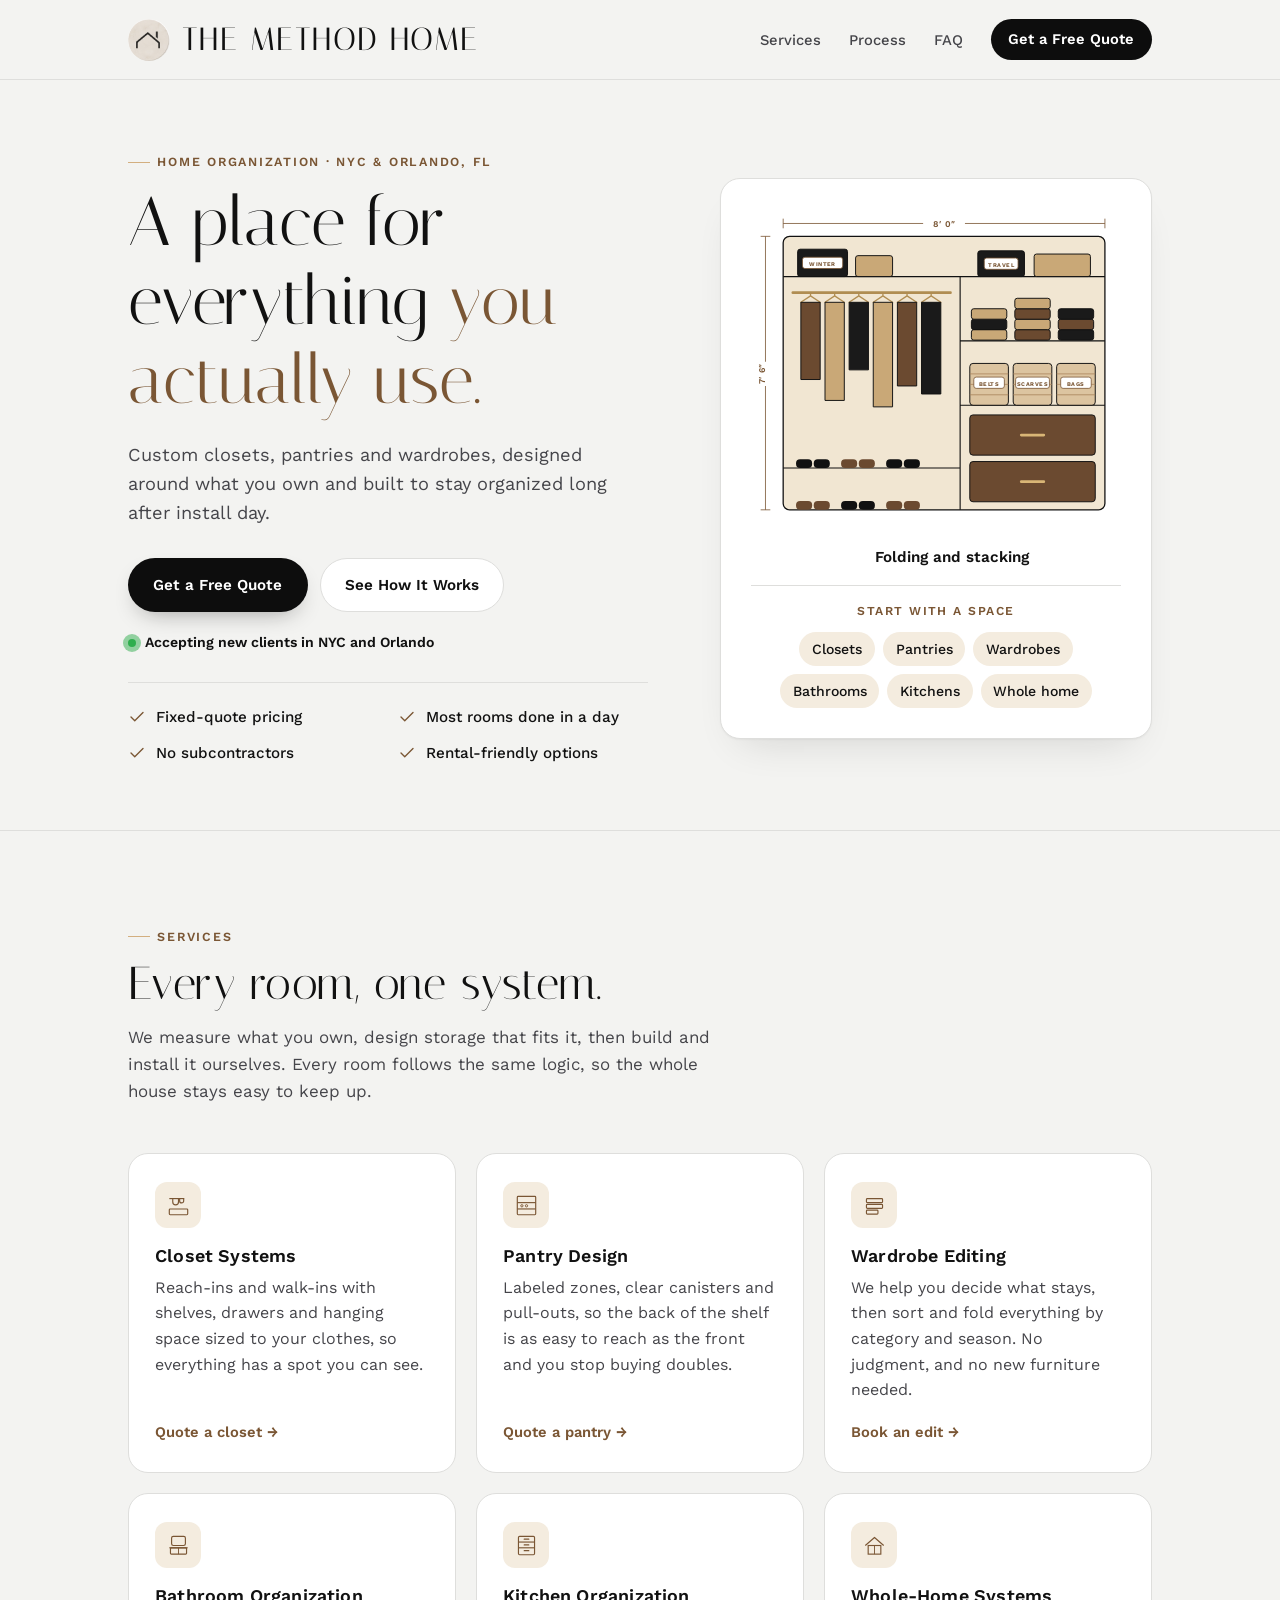
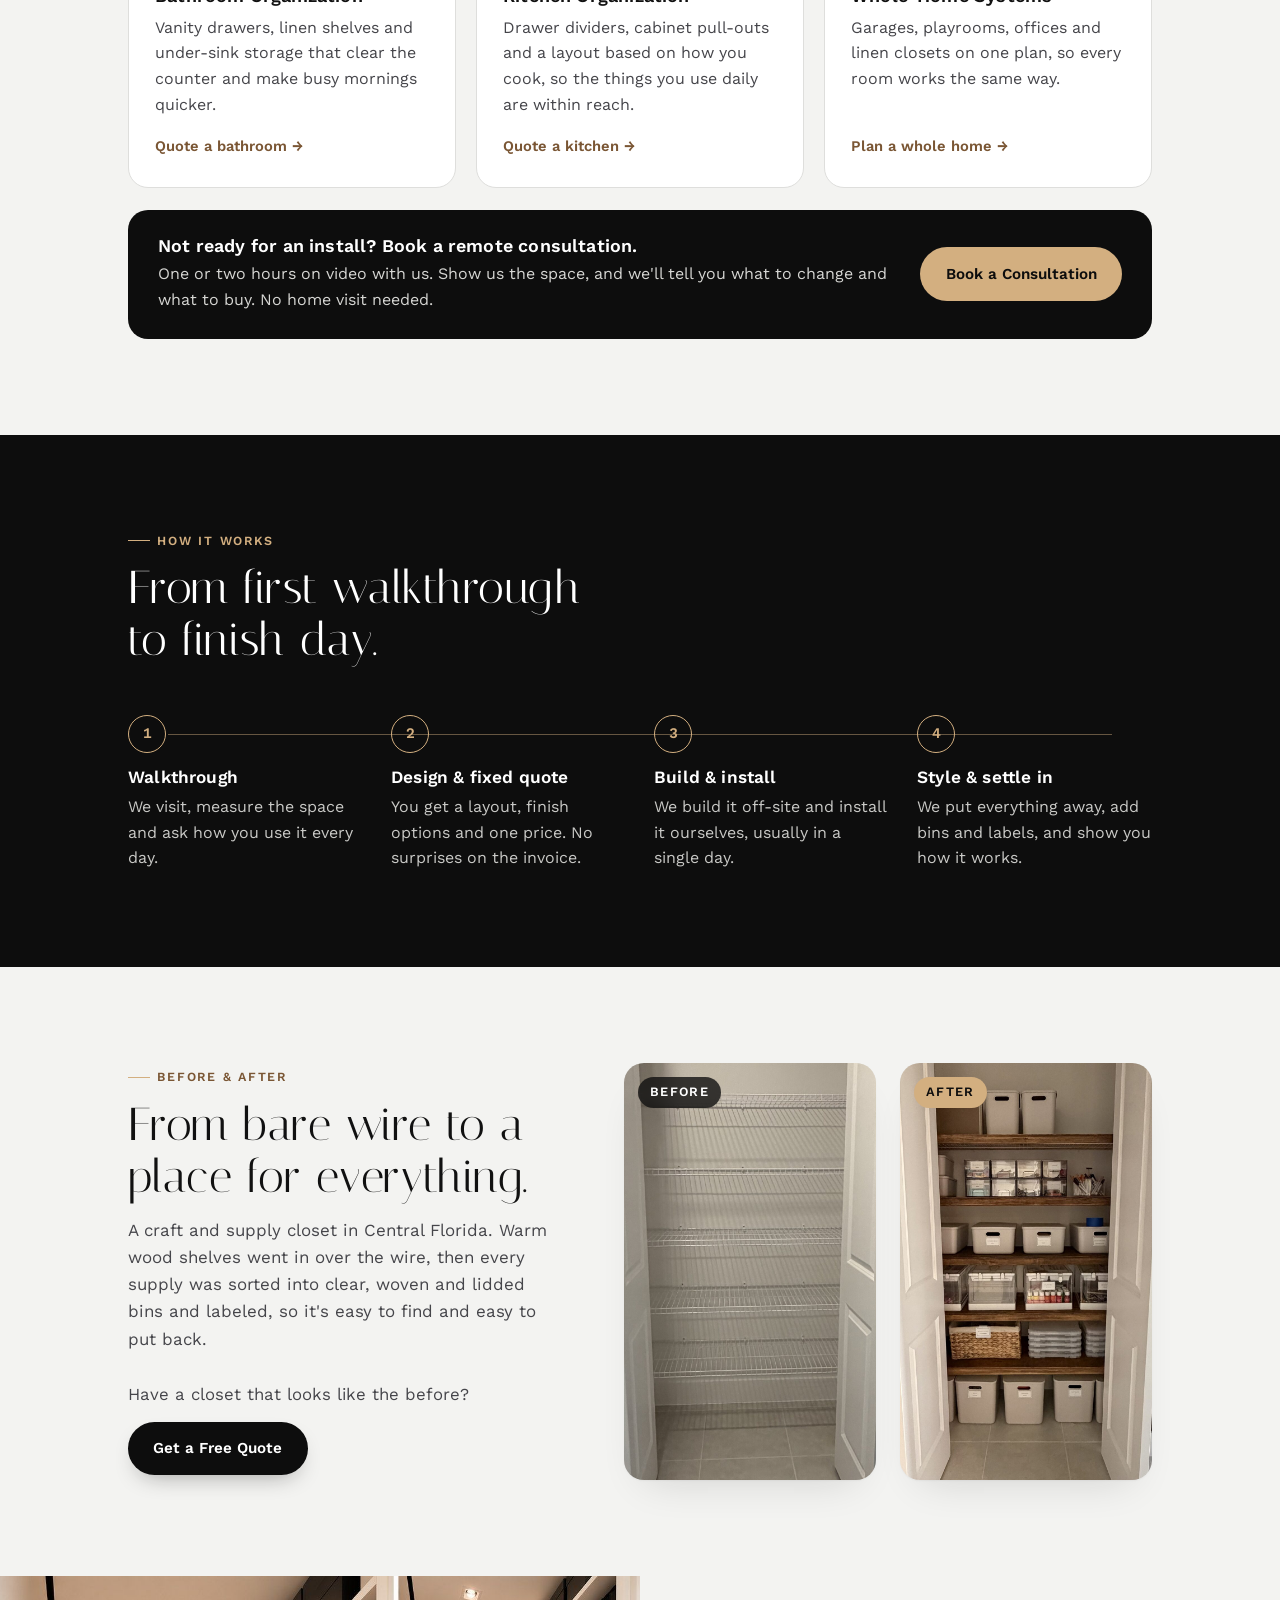
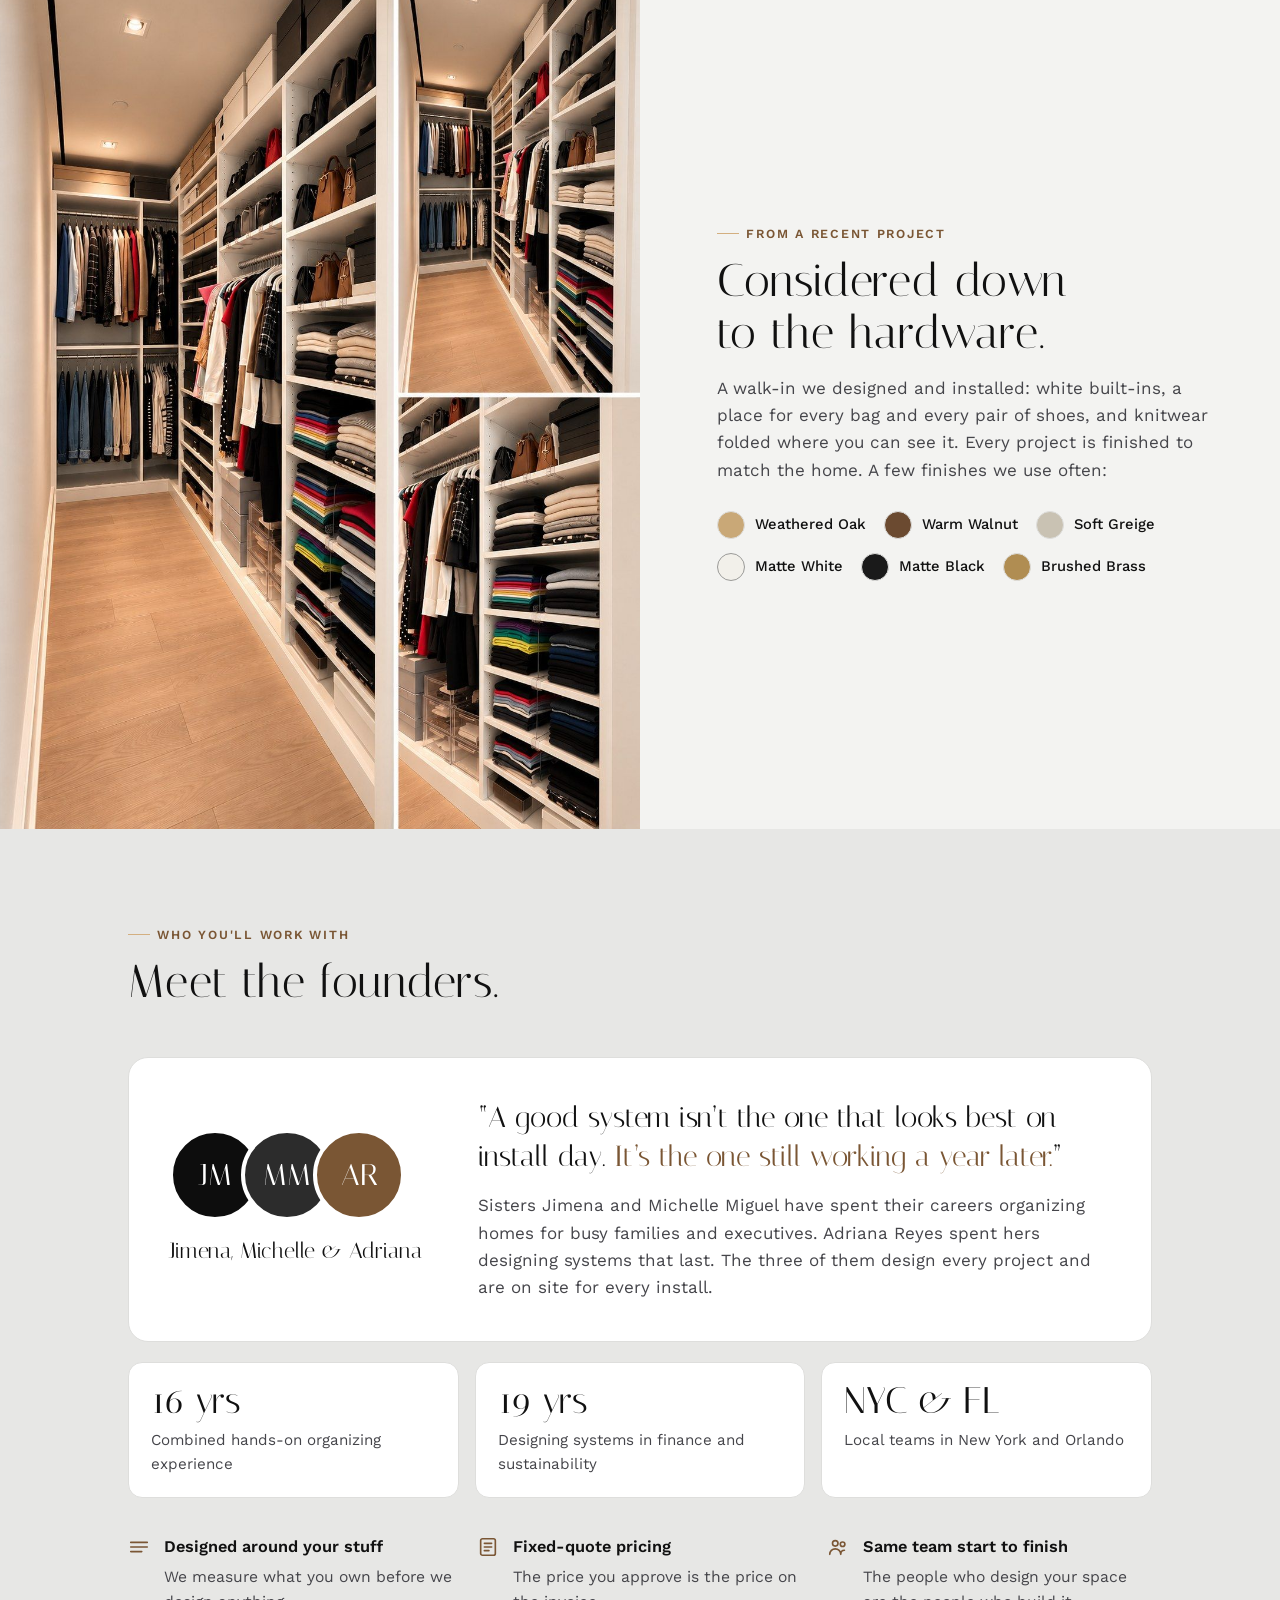
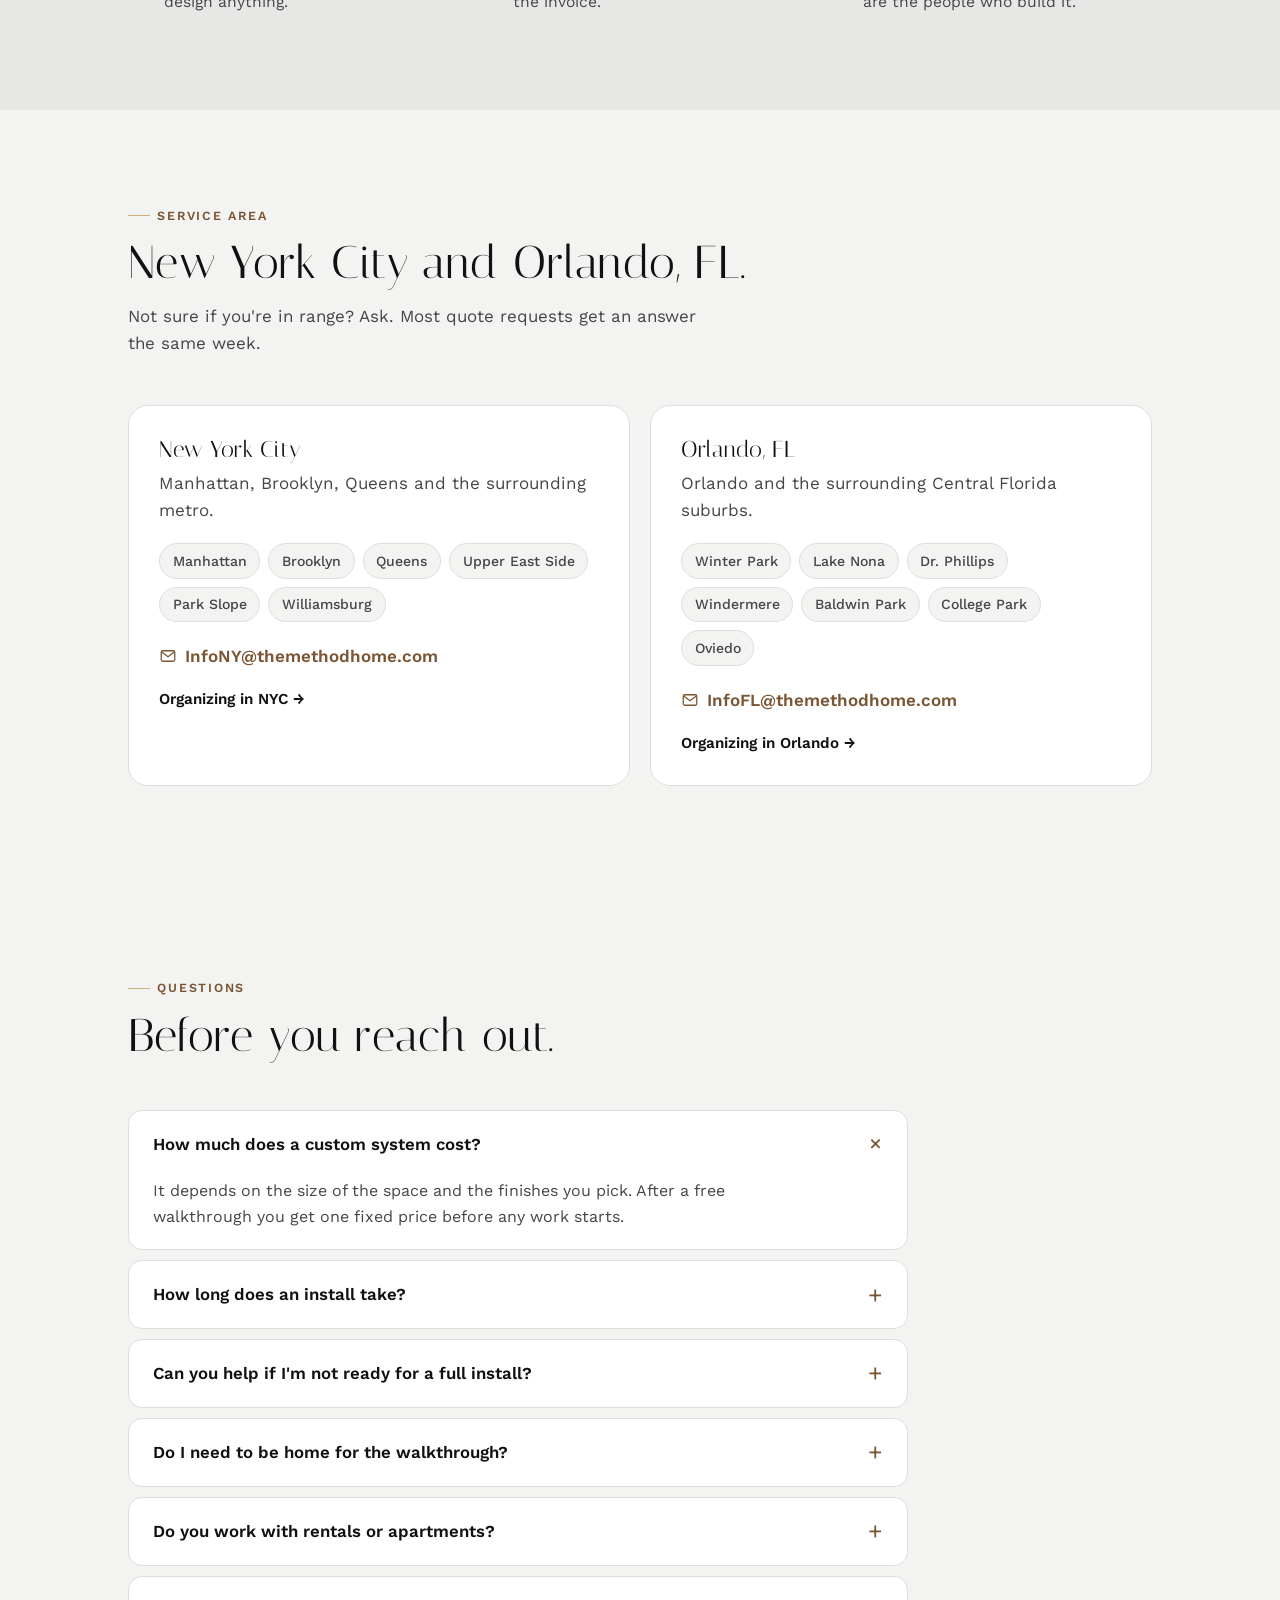
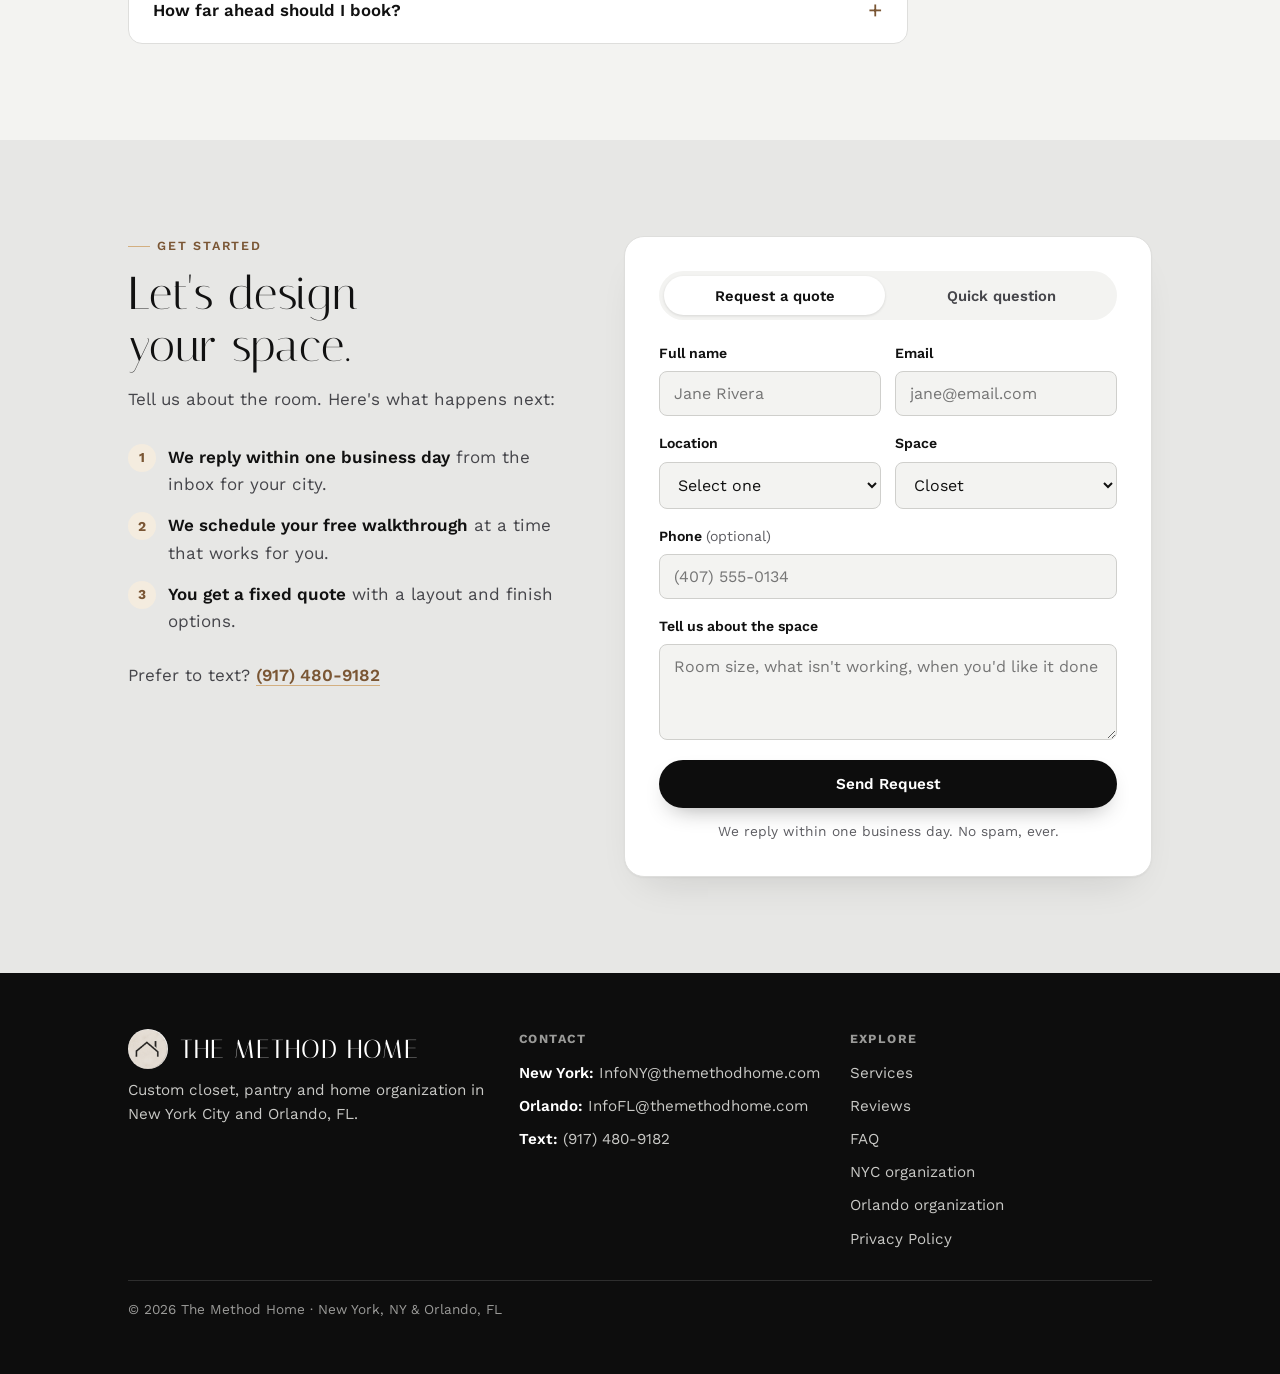
<file: index.html>
<!doctype html>
<!-- Google tag (gtag.js) -->
<script async src="https://www.googletagmanager.com/gtag/js?id=G-TJS0H1NBZN"></script>
<script>
  window.dataLayer = window.dataLayer || [];
  function gtag(){dataLayer.push(arguments);}
  gtag('js', new Date());
  gtag('config', 'G-TJS0H1NBZN');
</script>
<title>The Method Home | NYC &amp; Orlando, FL Closet, Pantry &amp; Wardrobe Organization</title>
<meta charset="utf-8">
<meta name="viewport" content="width=device-width, initial-scale=1">
<meta name="description" content="Custom closet, pantry, and wardrobe organization serving New York City and Orlando, FL. Fixed-quote pricing, local install teams, systems designed around how you actually live.">
<meta name="theme-color" content="#0D0D0D">
<link rel="canonical" href="https://themethodhome.com/">
<meta property="og:type" content="website">
<meta property="og:site_name" content="The Method Home">
<meta property="og:title" content="The Method Home | NYC &amp; Orlando, FL Closet, Pantry &amp; Wardrobe Organization">
<meta property="og:description" content="Custom closet, pantry, and wardrobe organization serving New York City and Orlando, FL. Fixed-quote pricing, local install teams, systems designed around how you actually live.">
<meta property="og:url" content="https://themethodhome.com/">
<meta property="og:image" content="https://themethodhome.com/og-image.jpg">
<meta property="og:image:width" content="1200">
<meta property="og:image:height" content="630">
<meta name="twitter:card" content="summary_large_image">
<meta name="twitter:title" content="The Method Home | NYC &amp; Orlando, FL Closet, Pantry &amp; Wardrobe Organization">
<meta name="twitter:description" content="Custom closet, pantry, and wardrobe organization serving New York City and Orlando, FL.">
<meta name="twitter:image" content="https://themethodhome.com/og-image.jpg">
<link rel="icon" type="image/png" sizes="32x32" href="favicon-32.png">
<link rel="icon" type="image/png" sizes="192x192" href="favicon-192.png">
<link rel="apple-touch-icon" href="apple-touch-icon.png">
<script type="application/ld+json">
{
  "@context": "https://schema.org",
  "@type": "HomeAndConstructionBusiness",
  "name": "The Method Home",
  "description": "Custom closet, pantry, and wardrobe organization serving New York City and Orlando, FL.",
  "url": "https://themethodhome.com/",
  "telephone": "+1-917-480-9182",
  "areaServed": ["New York, NY", "Manhattan, NY", "Brooklyn, NY", "Queens, NY", "Orlando, FL", "Winter Park, FL", "Lake Nona, FL", "Dr. Phillips, FL", "Windermere, FL", "Baldwin Park, FL", "College Park, FL", "Oviedo, FL"]
}
</script>
<script type="application/ld+json">
{
  "@context": "https://schema.org",
  "@type": "FAQPage",
  "mainEntity": [
    {
      "@type": "Question",
      "name": "How much does a custom system cost?",
      "acceptedAnswer": {
        "@type": "Answer",
        "text": "It depends on the size of the space and the finishes you pick. After a free walkthrough you get one fixed price before any work starts."
      }
    },
    {
      "@type": "Question",
      "name": "How long does an install take?",
      "acceptedAnswer": {
        "@type": "Answer",
        "text": "Most single rooms, like one closet or a pantry, take one day. Whole-home projects can take a few days."
      }
    },
    {
      "@type": "Question",
      "name": "Can you help if I'm not ready for a full install?",
      "acceptedAnswer": {
        "@type": "Answer",
        "text": "Yes. Book a remote consultation: one or two hours on video where we look at your space and tell you what to change."
      }
    },
    {
      "@type": "Question",
      "name": "Do I need to be home for the walkthrough?",
      "acceptedAnswer": {
        "@type": "Answer",
        "text": "Yes, so we can see how you use the space. Install day can often happen while you're out."
      }
    },
    {
      "@type": "Question",
      "name": "Do you work with rentals or apartments?",
      "acceptedAnswer": {
        "@type": "Answer",
        "text": "Yes. Many of our systems are freestanding or removable. Mention it's a rental and we'll plan around it."
      }
    },
    {
      "@type": "Question",
      "name": "How far ahead should I book?",
      "acceptedAnswer": {
        "@type": "Answer",
        "text": "It varies by season. Most requests get a reply the same week, and we schedule the walkthrough from there."
      }
    }
  ]
}
</script>
<link rel="preconnect" href="https://fonts.googleapis.com">
<link rel="stylesheet" href="https://fonts.googleapis.com/css2?family=Italiana&family=Work+Sans:wght@400;500;600;700&display=swap">
<script src="https://challenges.cloudflare.com/turnstile/v0/api.js" async defer></script>
<link rel="stylesheet" href="/styles.css?v=6">

<header class="site">
  <nav class="nav wrap">
    <a class="wordmark" href="#top"><img src="nav-badge.png" alt="" width="42" height="42">The Method Home</a>
    <ul class="nav-links">
      <li><a href="#services">Services</a></li>
      <li><a href="#process">Process</a></li>
      <li data-reviews hidden><a href="#reviews">Reviews</a></li>
      <li><a href="#faq">FAQ</a></li>
      <li><a href="#contact" class="nav-cta">Get a Free Quote</a></li>
    </ul>
    <button class="nav-toggle" id="navToggle" type="button" aria-expanded="false" aria-controls="navMobile" aria-label="Open menu"><svg viewBox="0 0 24 24" width="22" height="22" fill="none" stroke="currentColor" stroke-width="1.8" stroke-linecap="round"><line x1="3" y1="7" x2="21" y2="7"/><line x1="3" y1="12" x2="21" y2="12"/><line x1="3" y1="17" x2="21" y2="17"/></svg></button>
  </nav>
  <div class="nav-mobile wrap" id="navMobile" hidden>
    <a href="#services">Services</a>
    <a href="#process">Process</a>
    <a href="#service-area">Service Area</a>
    <a href="#reviews" data-reviews hidden>Reviews</a>
    <a href="#faq">FAQ</a>
    <a href="#contact" class="btn btn-primary">Get a Free Quote</a>
  </div>
</header>

<main id="top">
  <section class="hero">
    <div class="wrap">
      <div>
        <p class="eyebrow">Home organization &middot; NYC &amp; Orlando, FL</p>
        <h1>A place for everything <i>you actually use.</i></h1>
        <p class="lede">Custom closets, pantries and wardrobes, designed around what you own and built to stay organized long after install day.</p>
        <div class="hero-ctas">
          <a href="#contact" class="btn btn-primary">Get a Free Quote</a>
          <a href="#process" class="btn btn-ghost">See How It Works</a>
        </div>
        <div class="status-badge"><span class="status-dot"></span>Accepting new clients in NYC and Orlando</div>
        <ul class="trust">
          <li><svg viewBox="0 0 24 24" fill="none" stroke="currentColor" stroke-width="1.8" stroke-linecap="round" stroke-linejoin="round"><path d="M20 6 9 17l-5-5"/></svg>Fixed-quote pricing</li>
          <li><svg viewBox="0 0 24 24" fill="none" stroke="currentColor" stroke-width="1.8" stroke-linecap="round" stroke-linejoin="round"><path d="M20 6 9 17l-5-5"/></svg>Most rooms done in a day</li>
          <li><svg viewBox="0 0 24 24" fill="none" stroke="currentColor" stroke-width="1.8" stroke-linecap="round" stroke-linejoin="round"><path d="M20 6 9 17l-5-5"/></svg>No subcontractors</li>
          <li><svg viewBox="0 0 24 24" fill="none" stroke="currentColor" stroke-width="1.8" stroke-linecap="round" stroke-linejoin="round"><path d="M20 6 9 17l-5-5"/></svg>Rental-friendly options</li>
        </ul>
      </div>
      <div class="organize">
        <svg class="closet" id="closetArt" viewBox="0 0 460 400" role="img" aria-label="Line drawing of a closet being organized: garments slide onto the rod, folded sweaters stack on shelves, and labeled baskets and drawers fill in.">
          <!-- dimensions -->
          <g class="dim it draw" style="--i:0">
            <path d="M40 18H440M40 12v12M440 12v12"/>
            <rect x="214" y="9" width="52" height="18" rx="4" class="dim-bg"/>
            <text x="240" y="22">8&#8242; 0&#8243;</text>
          </g>
          <g class="dim it draw" style="--i:1">
            <path d="M18 34V374M12 34h12M12 374h12"/>
            <rect x="9" y="190" width="18" height="30" rx="4" class="dim-bg"/>
            <text x="18" y="205" transform="rotate(-90 18 205)">7&#8242; 6&#8243;</text>
          </g>
          <!-- carcass -->
          <rect x="40" y="34" width="400" height="340" rx="8" class="frame"/>
          <path class="line" d="M40 84H440M260 84V374M260 164H440M260 244H440M40 322H260"/>
          <path class="rod" d="M52 104H248"/>
          <!-- top shelf boxes -->
          <rect class="it rise box" style="--i:2" x="58" y="50" width="62" height="34" rx="3"/>
          <rect class="it rise box2" style="--i:3" x="130" y="58" width="46" height="26" rx="3"/>
          <rect class="it rise box" style="--i:4" x="282" y="52" width="58" height="32" rx="3"/>
          <rect class="it rise box2" style="--i:5" x="352" y="56" width="70" height="28" rx="3"/>
          <!-- garments -->
          <g transform="translate(74 104)"><g class="it slide" style="--i:6"><path class="hanger" d="M0 0v4M-12 12L0 4l12 8"/><path class="g c-walnut" d="M-12 12h24v96h-24z"/></g></g>
          <g transform="translate(104 104)"><g class="it slide" style="--i:7"><path class="hanger" d="M0 0v4M-12 12L0 4l12 8"/><path class="g c-oak" d="M-12 12h24v122h-24z"/></g></g>
          <g transform="translate(134 104)"><g class="it slide" style="--i:8"><path class="hanger" d="M0 0v4M-12 12L0 4l12 8"/><path class="g c-black" d="M-12 12h24v84h-24z"/></g></g>
          <g transform="translate(164 104)"><g class="it slide" style="--i:9"><path class="hanger" d="M0 0v4M-12 12L0 4l12 8"/><path class="g c-oak" d="M-12 12h24v130h-24z"/></g></g>
          <g transform="translate(194 104)"><g class="it slide" style="--i:10"><path class="hanger" d="M0 0v4M-12 12L0 4l12 8"/><path class="g c-walnut" d="M-12 12h24v104h-24z"/></g></g>
          <g transform="translate(224 104)"><g class="it slide" style="--i:11"><path class="hanger" d="M0 0v4M-12 12L0 4l12 8"/><path class="g c-black" d="M-12 12h24v114h-24z"/></g></g>
          <!-- folded stacks -->
          <g class="it drop" style="--i:12"><rect class="fold c-oak" x="274" y="150" width="44" height="13" rx="3"/></g>
          <g class="it drop" style="--i:13"><rect class="fold c-black" x="274" y="137" width="44" height="13" rx="3"/></g>
          <g class="it drop" style="--i:14"><rect class="fold c-oak" x="274" y="124" width="44" height="13" rx="3"/></g>
          <g class="it drop" style="--i:13"><rect class="fold c-walnut" x="328" y="150" width="44" height="13" rx="3"/></g>
          <g class="it drop" style="--i:14"><rect class="fold c-oak" x="328" y="137" width="44" height="13" rx="3"/></g>
          <g class="it drop" style="--i:15"><rect class="fold c-walnut" x="328" y="124" width="44" height="13" rx="3"/></g>
          <g class="it drop" style="--i:16"><rect class="fold c-oak" x="328" y="111" width="44" height="13" rx="3"/></g>
          <g class="it drop" style="--i:14"><rect class="fold c-black" x="382" y="150" width="44" height="13" rx="3"/></g>
          <g class="it drop" style="--i:15"><rect class="fold c-walnut" x="382" y="137" width="44" height="13" rx="3"/></g>
          <g class="it drop" style="--i:16"><rect class="fold c-black" x="382" y="124" width="44" height="13" rx="3"/></g>
          <!-- baskets -->
          <g class="it rise" style="--i:17"><rect class="basket" x="272" y="192" width="48" height="52" rx="4"/><path class="weave" d="M272 205h48M272 218h48M272 231h48"/></g>
          <g class="it rise" style="--i:18"><rect class="basket" x="326" y="192" width="48" height="52" rx="4"/><path class="weave" d="M326 205h48M326 218h48M326 231h48"/></g>
          <g class="it rise" style="--i:19"><rect class="basket" x="380" y="192" width="48" height="52" rx="4"/><path class="weave" d="M380 205h48M380 218h48M380 231h48"/></g>
          <!-- drawers -->
          <g class="it rise" style="--i:20"><rect class="drawer" x="272" y="256" width="156" height="50" rx="4"/><path class="pull" d="M336 281h28"/></g>
          <g class="it rise" style="--i:21"><rect class="drawer" x="272" y="314" width="156" height="50" rx="4"/><path class="pull" d="M336 339h28"/></g>
          <!-- shoes -->
          <g class="it slide" style="--i:22"><rect class="shoe" x="56" y="311" width="20" height="11" rx="5"/><rect class="shoe" x="78" y="311" width="20" height="11" rx="5"/></g>
          <g class="it slide" style="--i:23"><rect class="shoe alt" x="112" y="311" width="20" height="11" rx="5"/><rect class="shoe alt" x="134" y="311" width="20" height="11" rx="5"/></g>
          <g class="it slide" style="--i:24"><rect class="shoe" x="168" y="311" width="20" height="11" rx="5"/><rect class="shoe" x="190" y="311" width="20" height="11" rx="5"/></g>
          <g class="it slide" style="--i:23"><rect class="shoe alt" x="56" y="363" width="20" height="11" rx="5"/><rect class="shoe alt" x="78" y="363" width="20" height="11" rx="5"/></g>
          <g class="it slide" style="--i:24"><rect class="shoe" x="112" y="363" width="20" height="11" rx="5"/><rect class="shoe" x="134" y="363" width="20" height="11" rx="5"/></g>
          <g class="it slide" style="--i:25"><rect class="shoe alt" x="168" y="363" width="20" height="11" rx="5"/><rect class="shoe alt" x="190" y="363" width="20" height="11" rx="5"/></g>
          <!-- labels -->
          <g class="it pop" style="--i:26"><rect class="tag" x="64" y="60" width="50" height="14" rx="3"/><text class="tag-t" x="89" y="70.5">WINTER</text></g>
          <g class="it pop" style="--i:27"><rect class="tag" x="290" y="61" width="42" height="14" rx="3"/><text class="tag-t" x="311" y="71.5">TRAVEL</text></g>
          <g class="it pop" style="--i:28"><rect class="tag" x="277" y="209" width="38" height="14" rx="3"/><text class="tag-t" x="296" y="219.5">BELTS</text></g>
          <g class="it pop" style="--i:29"><rect class="tag" x="329" y="209" width="42" height="14" rx="3"/><text class="tag-t" x="350" y="219.5">SCARVES</text></g>
          <g class="it pop" style="--i:30"><rect class="tag" x="385" y="209" width="38" height="14" rx="3"/><text class="tag-t" x="404" y="219.5">BAGS</text></g>
        </svg>
        <p class="closet-status" id="closetStatus"><span class="status-check" aria-hidden="true"><svg viewBox="0 0 24 24" fill="none" stroke="currentColor" stroke-width="2.4" stroke-linecap="round" stroke-linejoin="round"><path d="M20 6 9 17l-5-5"/></svg></span><span id="closetStep">Everything in its place</span></p>
        <div class="space-chips">
          <span class="space-label">Start with a space</span>
          <a href="#contact" data-space="Closet">Closets</a><a href="#contact" data-space="Pantry">Pantries</a><a href="#contact" data-space="Wardrobe editing">Wardrobes</a><a href="#contact" data-space="Bathroom">Bathrooms</a><a href="#contact" data-space="Kitchen">Kitchens</a><a href="#contact" data-space="Whole-home project">Whole home</a>
        </div>
      </div>
    </div>
  </section>

  <section id="services">
    <div class="wrap">
      <div class="section-head">
        <p class="eyebrow">Services</p>
        <h2>Every room, one system.</h2>
        <p>We measure what you own, design storage that fits it, then build and install it ourselves. Every room follows the same logic, so the whole house stays easy to keep up.</p>
      </div>
      <div class="service-grid">
        <a class="service-card" href="#contact" data-space="Closet">
          <div class="icon"><svg viewBox="0 0 40 40" fill="none" aria-hidden="true"><line x1="4" y1="8" x2="30" y2="8" stroke="currentColor" stroke-width="2"/><path d="M10 8v6a5 5 0 0 0 10 0V8" stroke="currentColor" stroke-width="2"/><path d="M22 8v4a3.5 3.5 0 0 0 7 0V8" stroke="currentColor" stroke-width="2"/><rect x="4" y="26" width="32" height="10" rx="1.5" stroke="currentColor" stroke-width="2"/></svg></div>
          <h3>Closet Systems</h3>
          <p>Reach-ins and walk-ins with shelves, drawers and hanging space sized to your clothes, so everything has a spot you can see.</p>
          <span class="card-link">Quote a closet <span aria-hidden="true">&rarr;</span></span>
        </a>
        <a class="service-card" href="#contact" data-space="Pantry">
          <div class="icon"><svg viewBox="0 0 40 40" fill="none" aria-hidden="true"><rect x="4" y="4" width="32" height="32" rx="1.5" stroke="currentColor" stroke-width="2"/><line x1="4" y1="15" x2="36" y2="15" stroke="currentColor" stroke-width="2"/><line x1="4" y1="26" x2="36" y2="26" stroke="currentColor" stroke-width="2"/><circle cx="12" cy="20.5" r="2" stroke="currentColor" stroke-width="1.6"/><circle cx="20" cy="20.5" r="2" stroke="currentColor" stroke-width="1.6"/></svg></div>
          <h3>Pantry Design</h3>
          <p>Labeled zones, clear canisters and pull-outs, so the back of the shelf is as easy to reach as the front and you stop buying doubles.</p>
          <span class="card-link">Quote a pantry <span aria-hidden="true">&rarr;</span></span>
        </a>
        <a class="service-card" href="#contact" data-space="Wardrobe editing">
          <div class="icon"><svg viewBox="0 0 40 40" fill="none" aria-hidden="true"><rect x="6" y="8" width="28" height="7" rx="1.5" stroke="currentColor" stroke-width="2"/><rect x="6" y="18" width="28" height="7" rx="1.5" stroke="currentColor" stroke-width="2"/><rect x="6" y="28" width="20" height="7" rx="1.5" stroke="currentColor" stroke-width="2"/></svg></div>
          <h3>Wardrobe Editing</h3>
          <p>We help you decide what stays, then sort and fold everything by category and season. No judgment, and no new furniture needed.</p>
          <span class="card-link">Book an edit <span aria-hidden="true">&rarr;</span></span>
        </a>
        <a class="service-card" href="#contact" data-space="Bathroom">
          <div class="icon"><svg viewBox="0 0 40 40" fill="none" aria-hidden="true"><rect x="8" y="4" width="24" height="16" rx="3" stroke="currentColor" stroke-width="2"/><line x1="4" y1="24" x2="36" y2="24" stroke="currentColor" stroke-width="2"/><rect x="6" y="24" width="28" height="11" rx="1.5" stroke="currentColor" stroke-width="2"/><line x1="20" y1="24" x2="20" y2="35" stroke="currentColor" stroke-width="1.6"/></svg></div>
          <h3>Bathroom Organization</h3>
          <p>Vanity drawers, linen shelves and under-sink storage that clear the counter and make busy mornings quicker.</p>
          <span class="card-link">Quote a bathroom <span aria-hidden="true">&rarr;</span></span>
        </a>
        <a class="service-card" href="#contact" data-space="Kitchen">
          <div class="icon"><svg viewBox="0 0 40 40" fill="none" aria-hidden="true"><rect x="6" y="4" width="28" height="32" rx="2" stroke="currentColor" stroke-width="2"/><line x1="6" y1="14" x2="34" y2="14" stroke="currentColor" stroke-width="2"/><line x1="6" y1="24" x2="34" y2="24" stroke="currentColor" stroke-width="2"/><line x1="16" y1="9" x2="24" y2="9" stroke="currentColor" stroke-width="2" stroke-linecap="round"/><line x1="16" y1="19" x2="24" y2="19" stroke="currentColor" stroke-width="2" stroke-linecap="round"/><line x1="16" y1="29" x2="24" y2="29" stroke="currentColor" stroke-width="2" stroke-linecap="round"/></svg></div>
          <h3>Kitchen Organization</h3>
          <p>Drawer dividers, cabinet pull-outs and a layout based on how you cook, so the things you use daily are within reach.</p>
          <span class="card-link">Quote a kitchen <span aria-hidden="true">&rarr;</span></span>
        </a>
        <a class="service-card" href="#contact" data-space="Whole-home project">
          <div class="icon"><svg viewBox="0 0 40 40" fill="none" aria-hidden="true"><path d="M4 20 20 6l16 14" stroke="currentColor" stroke-width="2" stroke-linejoin="round"/><rect x="9" y="20" width="22" height="15" stroke="currentColor" stroke-width="2"/><line x1="20" y1="20" x2="20" y2="35" stroke="currentColor" stroke-width="1.6"/></svg></div>
          <h3>Whole-Home Systems</h3>
          <p>Garages, playrooms, offices and linen closets on one plan, so every room works the same way.</p>
          <span class="card-link">Plan a whole home <span aria-hidden="true">&rarr;</span></span>
        </a>
      </div>

      <div class="consult">
        <div>
          <h3>Not ready for an install? Book a remote consultation.</h3>
          <p>One or two hours on video with us. Show us the space, and we'll tell you what to change and what to buy. No home visit needed.</p>
        </div>
        <a href="#contact" class="btn btn-wood" data-space="Remote consultation">Book a Consultation</a>
      </div>

    </div>
  </section>

  <section id="process">
    <div class="wrap">
      <div class="section-head">
        <p class="eyebrow">How it works</p>
        <h2>From first walkthrough to finish day.</h2>
      </div>
      <div class="process-list">
        <div class="process-step"><span class="num">1</span><h3>Walkthrough</h3><p>We visit, measure the space and ask how you use it every day.</p></div>
        <div class="process-step"><span class="num">2</span><h3>Design &amp; fixed quote</h3><p>You get a layout, finish options and one price. No surprises on the invoice.</p></div>
        <div class="process-step"><span class="num">3</span><h3>Build &amp; install</h3><p>We build it off-site and install it ourselves, usually in a single day.</p></div>
        <div class="process-step"><span class="num">4</span><h3>Style &amp; settle in</h3><p>We put everything away, add bins and labels, and show you how it works.</p></div>
      </div>
    </div>
  </section>

  <section id="before-after">
    <div class="wrap">
      <div class="section-head">
        <p class="eyebrow">Before &amp; after</p>
        <h2>From bare wire to a place for everything.</h2>
        <p>A craft and supply closet in Central Florida. Warm wood shelves went in over the wire, then every supply was sorted into clear, woven and lidded bins and labeled, so it's easy to find and easy to put back.</p>
      </div>
      <div class="ba-pair">
        <figure class="ba-item">
          <img src="/projects/supply-closet-before.jpg" width="900" height="1488" loading="lazy" alt="Before: an empty closet with five bare white wire shelves.">
          <figcaption class="ba-tag">Before</figcaption>
        </figure>
        <figure class="ba-item">
          <img src="/projects/supply-closet-after.jpg" width="900" height="1488" loading="lazy" alt="After: the same closet with warm wood shelves holding labeled white bins, clear drawer organizers, art supplies and a woven basket.">
          <figcaption class="ba-tag ba-tag-after">After</figcaption>
        </figure>
      </div>
      <div class="ba-cta">
        <p>Have a closet that looks like the before?</p>
        <a href="#contact" class="btn btn-primary" data-space="Closet">Get a Free Quote</a>
      </div>
    </div>
  </section>

  <section id="inspiration">
    <div class="inspo-bleed">
      <figure class="inspo-photo"><img src="style-reference.jpg" loading="lazy" width="1086" height="1448" alt="A walk-in closet by The Method Home with hanging clothes, folded knitwear, handbags and shoe storage on white built-in shelving."></figure>
      <div class="inspo-copy">
        <p class="eyebrow">From a recent project</p>
        <h2>Considered down to the hardware.</h2>
        <p class="inspo-lede">A walk-in we designed and installed: white built-ins, a place for every bag and every pair of shoes, and knitwear folded where you can see it. Every project is finished to match the home. A few finishes we use often:</p>
        <div class="finishes">
          <span class="finish"><i style="background:#C9A877"></i>Weathered Oak</span>
          <span class="finish"><i style="background:#6B4A30"></i>Warm Walnut</span>
          <span class="finish"><i style="background:#C9C2B3"></i>Soft Greige</span>
          <span class="finish"><i style="background:#F2F0EA; border-color:#9A9A98"></i>Matte White</span>
          <span class="finish"><i style="background:#1A1A1A"></i>Matte Black</span>
          <span class="finish"><i style="background:#B08D52"></i>Brushed Brass</span>
        </div>
      </div>
    </div>
  </section>

  <section id="founder">
    <div class="wrap">
      <div class="section-head">
        <p class="eyebrow">Who you'll work with</p>
        <h2>Meet the founders.</h2>
      </div>
      <div class="founder-card">
        <div>
          <div class="stack" aria-hidden="true"><div class="avatar">JM</div><div class="avatar">MM</div><div class="avatar">AR</div></div>
          <p class="founder-names">Jimena, Michelle &amp; Adriana</p>
        </div>
        <div>
          <blockquote>&ldquo;A good system isn&rsquo;t the one that looks best on install day. <span>It&rsquo;s the one still working a year later.</span>&rdquo;</blockquote>
          <p class="bio">Sisters Jimena and Michelle Miguel have spent their careers organizing homes for busy families and executives. Adriana Reyes spent hers designing systems that last. The three of them design every project and are on site for every install.</p>
        </div>
      </div>
      <div class="proof">
        <div><b>16 yrs</b><small>Combined hands-on organizing experience</small></div>
        <div><b>19 yrs</b><small>Designing systems in finance and sustainability</small></div>
        <div><b>NYC &amp; FL</b><small>Local teams in New York and Orlando</small></div>
      </div>
      <ul class="why">
        <li><svg viewBox="0 0 24 24" fill="none" stroke="currentColor" stroke-width="1.8" stroke-linecap="round" stroke-linejoin="round"><path d="M3 7h18M3 12h18M3 17h12"/></svg><div><h4>Designed around your stuff</h4><p>We measure what you own before we design anything.</p></div></li>
        <li><svg viewBox="0 0 24 24" fill="none" stroke="currentColor" stroke-width="1.8" stroke-linecap="round" stroke-linejoin="round"><rect x="4" y="3" width="16" height="18" rx="2"/><path d="M8 8h8M8 12h8M8 16h5"/></svg><div><h4>Fixed-quote pricing</h4><p>The price you approve is the price on the invoice.</p></div></li>
        <li><svg viewBox="0 0 24 24" fill="none" stroke="currentColor" stroke-width="1.8" stroke-linecap="round" stroke-linejoin="round"><circle cx="9" cy="8" r="3"/><circle cx="17" cy="9" r="2.5"/><path d="M3 20c0-3.3 2.7-6 6-6s6 2.7 6 6M15 20c0-2.5 1-4.5 4-4.5"/></svg><div><h4>Same team start to finish</h4><p>The people who design your space are the people who build it.</p></div></li>
      </ul>
    </div>
  </section>

  <section id="service-area">
    <div class="wrap">
      <div class="section-head">
        <p class="eyebrow">Service area</p>
        <h2>New York City and Orlando, FL.</h2>
        <p>Not sure if you're in range? Ask. Most quote requests get an answer the same week.</p>
      </div>
      <div class="region-grid">
        <div class="region-card">
          <h3>New York City</h3>
          <p>Manhattan, Brooklyn, Queens and the surrounding metro.</p>
          <div class="tags"><span>Manhattan</span><span>Brooklyn</span><span>Queens</span><span>Upper East Side</span><span>Park Slope</span><span>Williamsburg</span></div>
          <a class="region-email" href="mailto:InfoNY@themethodhome.com"><svg viewBox="0 0 24 24" fill="none" stroke="currentColor" stroke-width="1.7" stroke-linecap="round" stroke-linejoin="round"><rect x="3" y="5" width="18" height="14" rx="2"/><path d="M4 7l8 6 8-6"/></svg>InfoNY@themethodhome.com</a>
          <a class="region-more" href="closet-organization-nyc.html">Organizing in NYC <span aria-hidden="true">&rarr;</span></a>
        </div>
        <div class="region-card">
          <h3>Orlando, FL</h3>
          <p>Orlando and the surrounding Central Florida suburbs.</p>
          <div class="tags"><span>Winter Park</span><span>Lake Nona</span><span>Dr. Phillips</span><span>Windermere</span><span>Baldwin Park</span><span>College Park</span><span>Oviedo</span></div>
          <a class="region-email" href="mailto:InfoFL@themethodhome.com"><svg viewBox="0 0 24 24" fill="none" stroke="currentColor" stroke-width="1.7" stroke-linecap="round" stroke-linejoin="round"><rect x="3" y="5" width="18" height="14" rx="2"/><path d="M4 7l8 6 8-6"/></svg>InfoFL@themethodhome.com</a>
          <a class="region-more" href="closet-organization-orlando.html">Organizing in Orlando <span aria-hidden="true">&rarr;</span></a>
        </div>
      </div>
    </div>
  </section>

  <section id="reviews" data-reviews hidden>
    <div class="wrap">
      <div class="section-head">
        <p class="eyebrow">Client reviews</p>
        <h2>What clients are saying.</h2>
      </div>
      <div id="homeReviewList">
        <div class="review-empty">
          <div>
            <h3>Worked with us? Be our first review.</h3>
            <p>Reviews from NYC and Orlando clients show up here once approved.</p>
          </div>
          <a class="btn btn-primary" href="reviews/#reviewForm">Leave a Review</a>
        </div>
      </div>
      <div class="review-ctas" id="reviewCtas" hidden>
        <a class="btn btn-ghost" href="reviews/">Read All Reviews</a>
        <a class="btn btn-primary" href="reviews/#reviewForm">Leave a Review</a>
      </div>
    </div>
  </section>

  <section id="faq">
    <div class="wrap">
      <div class="section-head">
        <p class="eyebrow">Questions</p>
        <h2>Before you reach out.</h2>
      </div>
      <div class="faq-list">
        <details class="faq-item" open><summary>How much does a custom system cost?</summary><p>It depends on the size of the space and the finishes you pick. After a free walkthrough you get one fixed price before any work starts.</p></details>
        <details class="faq-item"><summary>How long does an install take?</summary><p>Most single rooms, like one closet or a pantry, take one day. Whole-home projects can take a few days.</p></details>
        <details class="faq-item"><summary>Can you help if I'm not ready for a full install?</summary><p>Yes. Book a remote consultation: one or two hours on video where we look at your space and tell you what to change.</p></details>
        <details class="faq-item"><summary>Do I need to be home for the walkthrough?</summary><p>Yes, so we can see how you use the space. Install day can often happen while you're out.</p></details>
        <details class="faq-item"><summary>Do you work with rentals or apartments?</summary><p>Yes. Many of our systems are freestanding or removable. Mention it's a rental and we'll plan around it.</p></details>
        <details class="faq-item"><summary>How far ahead should I book?</summary><p>It varies by season. Most requests get a reply the same week, and we schedule the walkthrough from there.</p></details>
      </div>
    </div>
  </section>

  <section id="contact">
    <div class="wrap">
      <div>
        <p class="eyebrow">Get started</p>
        <h2>Let's design your space.</h2>
        <p class="contact-intro">Tell us about the room. Here's what happens next:</p>
        <ol class="next-steps">
          <li><b>1</b><span><strong>We reply within one business day</strong> from the inbox for your city.</span></li>
          <li><b>2</b><span><strong>We schedule your free walkthrough</strong> at a time that works for you.</span></li>
          <li><b>3</b><span><strong>You get a fixed quote</strong> with a layout and finish options.</span></li>
        </ol>
        <p class="text-us">Prefer to text? <a href="sms:+19174809182">(917) 480-9182</a></p>
      </div>
      <div class="form-card">
        <div class="tabs" role="tablist">
          <button class="tab" type="button" role="tab" id="tabQuote" aria-selected="true">Request a quote</button>
          <button class="tab" type="button" role="tab" id="tabAsk" aria-selected="false">Quick question</button>
        </div>
        <form id="quoteForm">
          <div class="row">
            <div class="field"><label for="name">Full name</label><input id="name" name="name" type="text" required autocomplete="name" placeholder="Jane Rivera"></div>
            <div class="field"><label for="email">Email</label><input id="email" name="email" type="email" required autocomplete="email" placeholder="jane@email.com"></div>
          </div>
          <div class="row">
            <div class="field"><label for="location">Location</label><select id="location" name="location" required><option value="">Select one</option><option value="NY">New York City</option><option value="FL">Orlando, FL</option></select></div>
            <div class="field quote-only"><label for="space">Space</label><select id="space" name="space"><option>Closet</option><option>Pantry</option><option>Wardrobe editing</option><option>Bathroom</option><option>Kitchen</option><option>Whole-home project</option><option>Remote consultation</option><option>Not sure yet</option></select></div>
          </div>
          <div class="field quote-only"><label for="phone">Phone <span class="opt">(optional)</span></label><input id="phone" name="phone" type="tel" autocomplete="tel" placeholder="(407) 555-0134"></div>
          <div class="field"><label for="message" id="msgLabel">Tell us about the space</label><textarea id="message" name="message" placeholder="Room size, what isn't working, when you'd like it done"></textarea></div>
          <div class="field honeypot" aria-hidden="true"><label for="quoteWebsite">Website</label><input id="quoteWebsite" name="website" type="text" tabindex="-1" autocomplete="off"></div>
          <div class="cf-turnstile" data-sitekey="0x4AAAAAAE7TmF4uPYyalERN"></div>
          <button type="submit" class="btn btn-primary" id="submitBtn">Send Request</button>
          <p class="form-msg" id="quoteMsg" role="alert" hidden></p>
          <p class="fine">We reply within one business day. No spam, ever.</p>
        </form>
        <div class="done" id="done" hidden>
          <svg viewBox="0 0 24 24" fill="none" aria-hidden="true"><circle cx="12" cy="12" r="10" stroke="currentColor" stroke-width="1.6"/><path d="M8 12.5l2.5 2.5L16 9.5" stroke="currentColor" stroke-width="1.8" stroke-linecap="round" stroke-linejoin="round"/></svg>
          <h3 id="doneTitle">Request received.</h3>
          <p id="doneText">Thanks, Jane. Here's what happens next:</p>
          <ol id="doneSteps">
            <li>Watch for an email from <strong>InfoFL@themethodhome.com</strong> within one business day.</li>
            <li>We'll set up your free walkthrough.</li>
            <li>You'll get a fixed quote after the visit.</li>
          </ol>
          <button class="btn btn-ghost" type="button" id="againBtn" style="width:auto;">Send another</button>
        </div>
      </div>
    </div>
  </section>
</main>

<footer>
  <div class="wrap">
    <div class="foot">
      <div>
        <p class="brand"><img src="/nav-badge.png" alt="" width="40" height="40">The Method Home</p>
        <p>Custom closet, pantry and home organization in New York City and Orlando, FL.</p>
      </div>
      <div>
        <h4>Contact</h4>
        <ul>
          <li><a href="mailto:InfoNY@themethodhome.com"><strong>New York:</strong> InfoNY@themethodhome.com</a></li>
          <li><a href="mailto:InfoFL@themethodhome.com"><strong>Orlando:</strong> InfoFL@themethodhome.com</a></li>
          <li><a href="sms:+19174809182"><strong>Text:</strong> (917) 480-9182</a></li>
        </ul>
      </div>
      <div>
        <h4>Explore</h4>
        <ul>
          <li><a href="#services">Services</a></li>
          <li><a href="reviews/">Reviews</a></li>
          <li><a href="#faq">FAQ</a></li>
          <li><a href="closet-organization-nyc.html">NYC organization</a></li>
          <li><a href="closet-organization-orlando.html">Orlando organization</a></li>
          <li><a href="privacy.html">Privacy Policy</a></li>
        </ul>
      </div>
    </div>
    <p class="copy">&copy; 2026 The Method Home &middot; New York, NY &amp; Orlando, FL</p>
  </div>
</footer>

<div class="mobile-bar" id="mobileBar">
  <a href="#contact" class="btn btn-primary">Free Quote</a>
  <a href="sms:+19174809182" class="btn btn-ghost" aria-label="Text us at (917) 480-9182"><svg viewBox="0 0 24 24" fill="none" stroke="currentColor" stroke-width="1.8" stroke-linecap="round" stroke-linejoin="round"><path d="M21 15a2 2 0 0 1-2 2H7l-4 4V5a2 2 0 0 1 2-2h14a2 2 0 0 1 2 2z"/></svg>Text</a>
  <a href="#service-area" class="btn btn-ghost" aria-label="Email us"><svg viewBox="0 0 24 24" fill="none" stroke="currentColor" stroke-width="1.8" stroke-linecap="round" stroke-linejoin="round"><rect x="3" y="5" width="18" height="14" rx="2"/><path d="M4 7l8 6 8-6"/></svg>Email</a>
</div>

<script src="/site.js?v=6" defer></script>
</file>
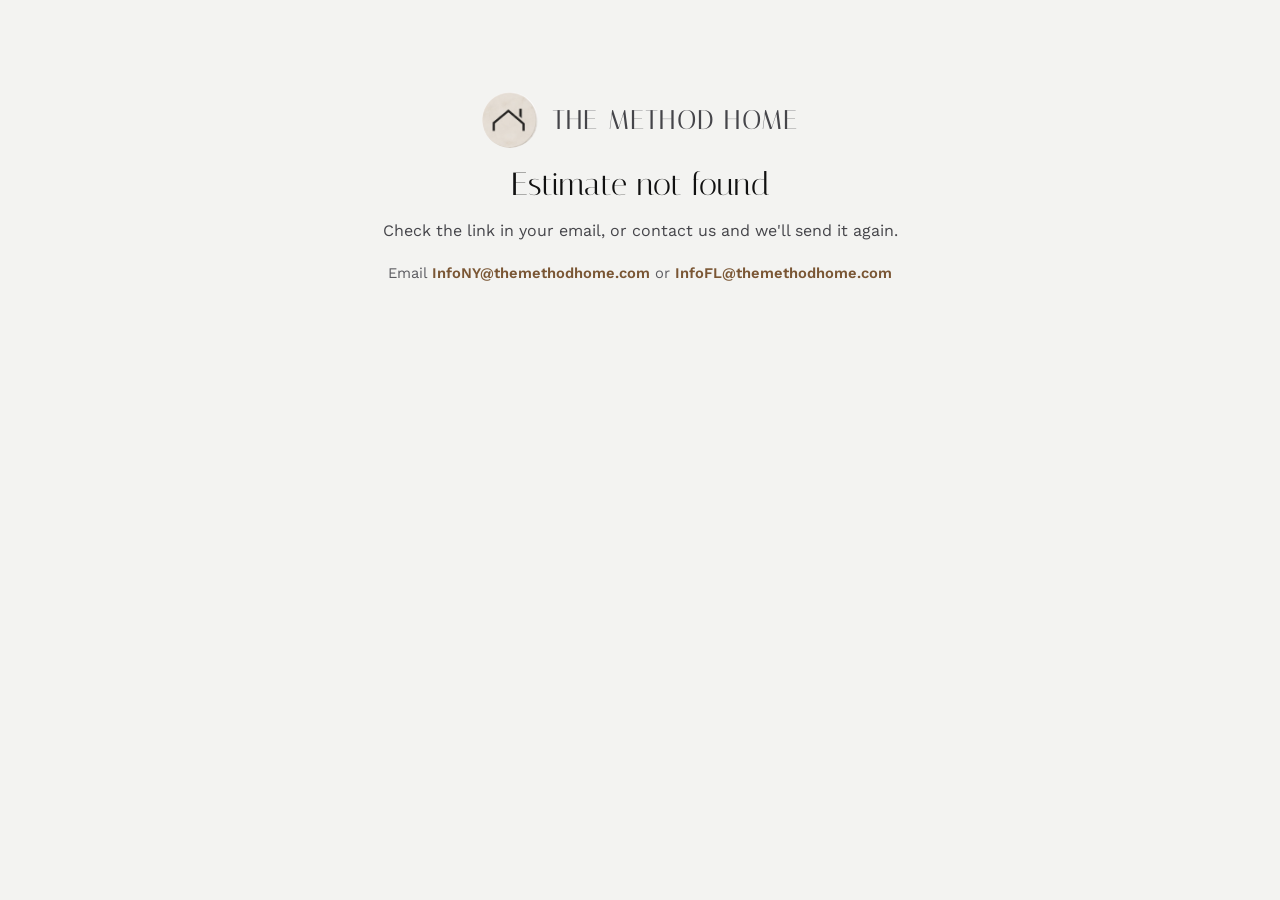
<file: estimate/index.html>
<!doctype html>
<html lang="en">
<head>
<meta charset="utf-8">
<title>Your Estimate | The Method Home</title>
<meta name="viewport" content="width=device-width, initial-scale=1">
<meta name="robots" content="noindex, nofollow">
<meta name="referrer" content="no-referrer">
<meta name="theme-color" content="#0D0D0D">
<link rel="icon" type="image/png" sizes="32x32" href="/favicon-32.png">
<link rel="apple-touch-icon" href="/apple-touch-icon.png">
<link rel="preconnect" href="https://fonts.googleapis.com">
<link rel="stylesheet" href="https://fonts.googleapis.com/css2?family=Italiana&family=Work+Sans:wght@400;500;600;700&display=swap">
<style>
  :root{
    --ground:#F3F3F1; --surface:#E7E7E5; --raised:#FFFFFF;
    --ink:#111111; --ink-soft:#45454A; --ink-mute:#5C5C61;
    --accent-deep:#0D0D0D; --accent:#2C2C2C;
    --wood:#D3AF80; --wood-ink:#7A5634; --wood-tint:#F4ECDF;
    --line:#DEDEDC; --ok:#2B8A44; --ok-tint:#E3F2E7; --warn:#8A5A12; --warn-tint:#F8EBD3; --bad:#a3352c;
    --display:"Italiana", Georgia, serif; --body:"Work Sans", "Segoe UI", system-ui, sans-serif;
  }
  *{box-sizing:border-box;}
  [hidden]{display:none !important;}
  body{margin:0; background:var(--ground); color:var(--ink); font-family:var(--body); font-size:16px; line-height:1.55; -webkit-font-smoothing:antialiased;}
  h1,h2,h3{font-family:var(--display); font-weight:400; margin:0; line-height:1.15; text-wrap:balance;}
  a{color:inherit;}
  :focus-visible{outline:3px solid var(--wood-ink); outline-offset:2px;}
  .wrap{max-width:820px; margin:0 auto; padding:32px max(16px, env(safe-area-inset-right,0px)) 72px max(16px, env(safe-area-inset-left,0px));}
  .eyebrow{font-size:.75rem; font-weight:600; letter-spacing:.14em; text-transform:uppercase; color:var(--wood-ink); margin:0 0 .5em;}
  .btn{display:inline-flex; align-items:center; justify-content:center; gap:.5em; padding:.9em 1.4em; border-radius:999px; font-family:inherit; font-weight:600; font-size:1rem; border:1px solid transparent; cursor:pointer; text-decoration:none;}
  .btn-primary{background:var(--accent-deep); color:#FFFFFF;}
  .btn-primary:hover{background:var(--accent);}
  .btn[disabled]{opacity:.45; cursor:not-allowed;}
  .pill{display:inline-block; padding:.2em .8em; border-radius:999px; font-size:.8rem; font-weight:600;}
  .pill.sent{background:var(--warn-tint); color:var(--warn);}
  .pill.paid{background:var(--ok-tint); color:var(--ok);}
  .pill.expired, .pill.draft{background:var(--surface); color:var(--ink-soft);}

  .banner{max-width:780px; margin:0 auto 14px; padding:12px 16px; border-radius:12px; background:var(--warn-tint); color:var(--warn); font-size:.92rem; font-weight:500;}
  .sheet{max-width:780px; margin:0 auto; background:var(--raised); border:1px solid var(--line); border-radius:20px; box-shadow:0 1px 2px rgba(17,17,17,.04), 0 24px 48px -26px rgba(17,17,17,.2); overflow:hidden;}
  .sheet-head{display:flex; flex-wrap:wrap; justify-content:space-between; gap:20px; padding:32px clamp(20px,5vw,44px); border-bottom:1px solid var(--line);}
  .logo-lockup{display:flex; align-items:center; gap:14px; margin-bottom:18px; text-decoration:none;}
  .logo-lockup img{width:56px; height:56px; border-radius:50%; flex:none;}
  .logo-lockup span{font-family:var(--display); font-size:clamp(1.3rem,3.4vw,1.7rem); text-transform:uppercase; letter-spacing:.045em; white-space:nowrap;}
  .sheet-head h1{font-size:clamp(2rem,5vw,2.8rem); margin-bottom:10px;}
  .meta{display:grid; grid-template-columns:auto auto; gap:4px 18px; font-size:.92rem; align-content:start; margin:0;}
  .meta dt{color:var(--ink-mute);} .meta dd{margin:0; font-weight:600; font-variant-numeric:tabular-nums;}
  .sheet-body{padding:28px clamp(20px,5vw,44px);}
  .parties{display:grid; grid-template-columns:1fr 1fr; gap:20px; margin-bottom:28px;}
  @media (max-width:560px){ .parties{grid-template-columns:1fr;} }
  .parties p{margin:0; color:var(--ink-soft);} .parties strong{color:var(--ink); display:block;}
  .dims{display:block; margin-top:6px; font-size:.88rem; color:var(--wood-ink); font-weight:600;}
  .tbl-scroll{overflow-x:auto;}
  table{width:100%; border-collapse:collapse; min-width:440px;}
  th{font-size:.75rem; letter-spacing:.1em; text-transform:uppercase; color:var(--ink-mute); text-align:left; padding:10px 0; border-bottom:1px solid var(--ink); font-weight:600;}
  th.r, td.r{text-align:right;}
  td{padding:14px 0; border-bottom:1px solid var(--line); vertical-align:top; font-variant-numeric:tabular-nums;}
  td small{display:block; color:var(--ink-mute); font-size:.88rem;}
  td + td, th + th{padding-left:16px;}
  .sum{display:flex; justify-content:flex-end; margin-top:16px;}
  .sum dl{margin:0; display:grid; grid-template-columns:auto auto; gap:6px 32px; font-variant-numeric:tabular-nums; min-width:240px;}
  .sum dt{color:var(--ink-soft);} .sum dd{margin:0; text-align:right;}
  .sum .grand{font-family:var(--display); font-size:1.9rem; color:var(--ink);}
  .included{margin-top:28px; padding:18px 20px; background:var(--ground); border-radius:12px;}
  .included h2{font-family:var(--body); font-size:.95rem; font-weight:600; margin-bottom:6px;}
  .included ul{margin:0; padding-left:1.1em; color:var(--ink-soft);}
  .pay{padding:24px clamp(20px,5vw,44px) 32px; background:var(--wood-tint); border-top:1px solid var(--line);}
  .agree{display:flex; gap:10px; align-items:flex-start; font-size:.95rem; color:var(--ink-soft); margin-bottom:16px; cursor:pointer;}
  .agree input{width:20px; height:20px; flex:none; margin-top:2px; accent-color:var(--accent-deep);}
  .pay .btn{width:100%; font-size:1.05rem;}
  .secure{display:flex; justify-content:center; gap:8px; align-items:center; font-size:.85rem; color:var(--ink-mute); margin-top:12px; text-align:center;}
  .secure svg{width:15px; height:15px; flex:none;}
  .err{color:var(--bad); font-size:.92rem; margin:12px 0 0; text-align:center;}
  .state{text-align:center; padding:28px clamp(20px,5vw,44px) 34px; border-top:1px solid var(--line);}
  .state.ok{background:var(--ok-tint);} .state.neutral{background:var(--ground);}
  .state h2{font-size:1.9rem; margin:8px 0 6px;}
  .state p{margin:0 auto; color:var(--ink-soft); max-width:48ch;}
  .state svg{width:42px; height:42px; color:var(--ok);}
  .spinner{width:28px; height:28px; border-radius:50%; border:3px solid var(--line); border-top-color:var(--accent-deep); animation:spin .8s linear infinite; margin:0 auto;}
  @keyframes spin{to{transform:rotate(360deg);}}
  @media (prefers-reduced-motion: reduce){ .spinner{animation:none;} }
  .questions{text-align:center; font-size:.92rem; color:var(--ink-mute); margin-top:18px;}
  .questions a{color:var(--wood-ink); font-weight:600; text-decoration:none;}
  .loading, .missing{max-width:520px; margin:60px auto; text-align:center; color:var(--ink-soft);}
  .missing h1{font-size:2rem; color:var(--ink); margin:14px 0 8px;}
</style>
</head>
<body>
<main class="wrap">
  <div class="loading" id="loading"><div class="spinner" aria-hidden="true"></div><p>Loading your estimate&hellip;</p></div>

  <div class="missing" id="missing" hidden>
    <a class="logo-lockup" href="/" style="justify-content:center"><img src="/nav-badge.png" alt="" width="56" height="56"><span>The Method Home</span></a>
    <h1>Estimate not found</h1>
    <p id="missingText">Check the link in your email, or contact us and we'll send it again.</p>
    <p class="questions">Email <a href="mailto:InfoNY@themethodhome.com">InfoNY@themethodhome.com</a> or <a href="mailto:InfoFL@themethodhome.com">InfoFL@themethodhome.com</a></p>
  </div>

  <div id="view" hidden>
    <p class="banner" id="previewBanner" hidden>Admin preview. This estimate is still a draft, so the customer can't open it yet.</p>
    <article class="sheet">
      <header class="sheet-head">
        <div>
          <a class="logo-lockup" href="/"><img src="/nav-badge.png" alt="The Method Home logo" width="56" height="56"><span>The Method Home</span></a>
          <h1>Estimate</h1>
          <span class="pill" id="statusPill"></span>
        </div>
        <dl class="meta">
          <dt>Estimate</dt><dd id="estNo"></dd>
          <dt>Date</dt><dd id="estDate"></dd>
          <dt id="validLabel">Valid until</dt><dd id="estValid"></dd>
        </dl>
      </header>
      <div class="sheet-body">
        <div class="parties">
          <p><strong id="pName"></strong><span id="pAddr"></span></p>
          <p><strong id="pSpace"></strong><span class="dims" id="pDims"></span></p>
        </div>
        <div class="tbl-scroll">
          <table>
            <thead><tr><th scope="col">Item</th><th scope="col" class="r">Qty</th><th scope="col" class="r">Price</th><th scope="col" class="r">Amount</th></tr></thead>
            <tbody id="items"></tbody>
          </table>
        </div>
        <div class="sum"><dl>
          <dt>Subtotal</dt><dd id="sub"></dd>
          <dt id="taxLabel" hidden>Sales tax</dt><dd id="tax" hidden></dd>
          <dt style="align-self:end">Total</dt><dd class="grand" id="total"></dd>
        </dl></div>
        <div class="included" id="includedBox" hidden><h2>What's included</h2><ul id="included"></ul></div>
      </div>

      <div class="pay" id="payBox" hidden>
        <label class="agree"><input type="checkbox" id="agree"> <span>I approve this estimate. The price above is fixed, and I'm paying the full amount now to book my install.</span></label>
        <button class="btn btn-primary" type="button" id="payBtn" disabled>Approve &amp; Pay <span id="payAmt"></span></button>
        <p class="err" id="payErr" role="alert" hidden></p>
        <div class="secure"><svg viewBox="0 0 24 24" fill="none" stroke="currentColor" stroke-width="2" stroke-linecap="round" stroke-linejoin="round" aria-hidden="true"><rect x="4" y="11" width="16" height="10" rx="2"/><path d="M8 11V7a4 4 0 0 1 8 0v4"/></svg>Secure checkout by Stripe. Card, Apple Pay or Google Pay.</div>
      </div>

      <div class="state neutral" id="confirmingBox" hidden>
        <div class="spinner" aria-hidden="true"></div>
        <h2>Confirming your payment&hellip;</h2>
        <p>This usually takes a few seconds. You can keep this page open.</p>
      </div>

      <div class="state ok" id="paidBox" hidden>
        <svg viewBox="0 0 24 24" fill="none" aria-hidden="true"><circle cx="12" cy="12" r="10" stroke="currentColor" stroke-width="1.6"/><path d="M8 12.5l2.5 2.5L16 9.5" stroke="currentColor" stroke-width="1.8" stroke-linecap="round" stroke-linejoin="round"/></svg>
        <h2>Paid. You're booked.</h2>
        <p id="paidText"></p>
      </div>

      <div class="state neutral" id="expiredBox" hidden>
        <h2>This estimate has expired.</h2>
        <p>Prices and schedules change, so estimates are valid for a limited time. Contact us and we'll send you an updated one.</p>
      </div>
    </article>
    <p class="questions" id="questions"></p>
  </div>
</main>

<script>
(function(){
  var API = /^(localhost|127\.0\.0\.1)$/.test(location.hostname) ? 'http://localhost:8799' : 'https://themethodhome-reviews.the-method-home.workers.dev';
  var params = new URLSearchParams(location.search);
  var id = params.get('id') || '';
  var justPaid = params.get('paid') === '1';
  var $ = function(x){ return document.getElementById(x); };
  var money = function(c){ return (c / 100).toLocaleString('en-US', {style:'currency', currency:'USD'}); };
  function esc(s){ var d = document.createElement('div'); d.textContent = s == null ? '' : String(s); return d.innerHTML; }
  function fmtDate(iso){
    if (!iso) return '';
    var d = new Date(iso.length === 10 ? iso + 'T12:00:00Z' : iso.replace(' ', 'T') + 'Z');
    return d.toLocaleDateString('en-US', {month:'short', day:'numeric', year:'numeric'});
  }
  function adminKey(){ try { return sessionStorage.getItem('tmh_admin_key') || ''; } catch(e){ return ''; } }

  function missing(text){
    $('loading').hidden = true; $('view').hidden = true; $('missing').hidden = false;
    if (text) $('missingText').textContent = text;
  }

  function load(){
    if (!/^[A-Za-z0-9]{16,40}$/.test(id)) return Promise.resolve(missing());
    var headers = {}; var k = adminKey(); if (k) headers.Authorization = 'Bearer ' + k;
    return fetch(API + '/api/estimate/' + id, {headers: headers, cache: 'no-store'})
      .then(function(r){ return r.json().then(function(d){ return {ok: r.ok, d: d}; }); })
      .then(function(res){
        if (!res.ok) { missing(res.d && res.d.error); return null; }
        render(res.d.estimate); return res.d.estimate;
      })
      .catch(function(){ missing('We couldn’t load this estimate right now. Please refresh, or contact us.'); return null; });
  }

  var labels = {sent:'Awaiting approval', paid:'Paid', expired:'Expired', draft:'Draft'};

  function render(e){
    $('loading').hidden = true; $('view').hidden = false;
    document.title = 'Estimate ' + e.number + ' | The Method Home';
    $('previewBanner').hidden = !e.preview;
    $('statusPill').className = 'pill ' + e.status; $('statusPill').textContent = labels[e.status] || e.status;
    $('estNo').textContent = e.number; $('estDate').textContent = fmtDate(e.date);
    if (e.status === 'paid'){ $('validLabel').textContent = 'Paid'; $('estValid').textContent = fmtDate(e.paidAt); }
    else { $('validLabel').textContent = 'Valid until'; $('estValid').textContent = e.validUntil ? fmtDate(e.validUntil) : 'Set when sent'; }
    $('pName').textContent = e.customerName; $('pAddr').textContent = e.address || '';
    $('pSpace').textContent = e.space || 'Home organization';
    $('pDims').textContent = e.dims ? 'Measured: ' + e.dims : '';
    $('items').innerHTML = e.items.map(function(i){
      return '<tr><td>' + esc(i.description) + (i.details ? '<small>' + esc(i.details) + '</small>' : '') + '</td><td class="r">' + esc(i.qty) + '</td><td class="r">' + money(i.unitCents) + '</td><td class="r">' + money(i.lineCents) + '</td></tr>';
    }).join('');
    $('sub').textContent = money(e.subtotalCents);
    var hasTax = e.taxCents > 0;
    $('taxLabel').hidden = !hasTax; $('tax').hidden = !hasTax;
    if (hasTax){ $('taxLabel').textContent = 'Sales tax (' + e.taxRatePct + '%)'; $('tax').textContent = money(e.taxCents); }
    $('total').textContent = money(e.totalCents); $('payAmt').textContent = money(e.totalCents);
    $('includedBox').hidden = !e.included.length;
    $('included').innerHTML = e.included.map(function(l){ return '<li>' + esc(l) + '</li>'; }).join('');
    var text = e.textNumber ? 'Text <a href="sms:' + e.textNumber.replace(/[^0-9+]/g, '').replace(/^(\d{10})$/, '+1$1') + '">' + esc(e.textNumber) + '</a> or email ' : 'Email ';
    $('questions').innerHTML = 'Questions about this estimate? ' + text + '<a href="mailto:' + esc(e.inbox) + '">' + esc(e.inbox) + '</a>';

    var paid = e.status === 'paid';
    $('paidBox').hidden = !paid;
    if (paid) $('paidText').innerHTML = 'We received ' + money(e.paidAmountCents || e.totalCents) + '. A confirmation is on its way to <strong>' + esc(e.customerEmail) + '</strong>, and we’ll reach out within one business day to set your install date.';
    $('expiredBox').hidden = e.status !== 'expired';
    $('confirmingBox').hidden = !(justPaid && !paid);
    $('payBox').hidden = !(e.status === 'sent' && !justPaid) && !e.preview;
    if (e.preview){ $('agree').disabled = true; $('payBtn').disabled = true; }
  }

  $('agree').addEventListener('change', function(){ $('payBtn').disabled = !this.checked; });
  $('payBtn').addEventListener('click', function(){
    var btn = this; btn.disabled = true; $('payErr').hidden = true;
    var original = btn.innerHTML; btn.textContent = 'Opening secure checkout…';
    fetch(API + '/api/estimate/' + id + '/checkout', {method:'POST', headers:{'Content-Type':'application/json'}, body: JSON.stringify({approve: $('agree').checked})})
      .then(function(r){ return r.json().then(function(d){ return {ok: r.ok, d: d}; }); })
      .then(function(res){
        if (res.ok && res.d.url){ location.href = res.d.url; return; }
        btn.innerHTML = original; btn.disabled = !$('agree').checked;
        $('payErr').textContent = (res.d && res.d.error) || 'Checkout didn’t open. Please try again.'; $('payErr').hidden = false;
      })
      .catch(function(){
        btn.innerHTML = original; btn.disabled = !$('agree').checked;
        $('payErr').textContent = 'Checkout didn’t open. Check your connection and try again.'; $('payErr').hidden = false;
      });
  });

  load().then(function(e){
    if (!e || !justPaid || e.status === 'paid') return;
    // Stripe's webhook usually lands within a few seconds of redirect; poll briefly.
    var tries = 0;
    var timer = setInterval(function(){
      tries++;
      load().then(function(x){
        if ((x && x.status === 'paid') || tries >= 15){
          clearInterval(timer);
          if (x && x.status !== 'paid'){
            $('confirmingBox').querySelector('h2').textContent = 'Payment received by Stripe.';
            $('confirmingBox').querySelector('p').textContent = 'Our confirmation is taking longer than usual. Your receipt from Stripe is in your email, and we’ll follow up within one business day.';
            $('confirmingBox').querySelector('.spinner').hidden = true;
          }
        }
      });
    }, 2000);
  });
})();
</script>
</body>
</html>
</file>
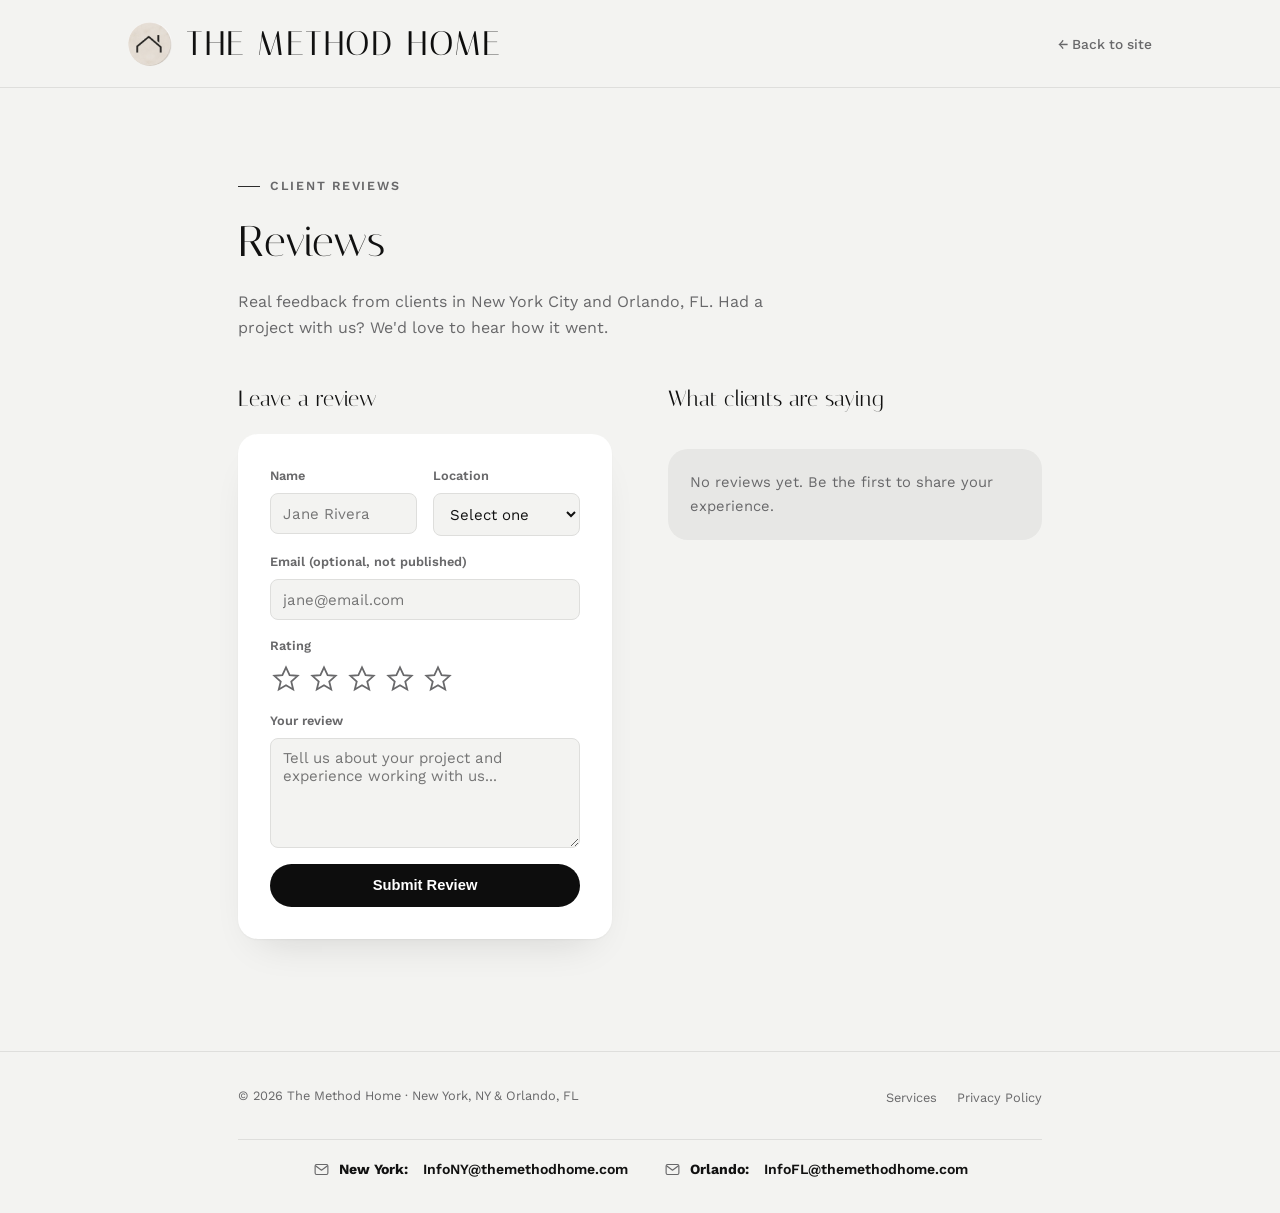
<file: reviews/index.html>
<!doctype html>
<html lang="en">
<head>
<!-- Google tag (gtag.js) -->
<script async src="https://www.googletagmanager.com/gtag/js?id=G-TJS0H1NBZN"></script>
<script>
  window.dataLayer = window.dataLayer || [];
  function gtag(){dataLayer.push(arguments);}
  gtag('js', new Date());
  gtag('config', 'G-TJS0H1NBZN');
</script>
<meta charset="utf-8">
<title>Reviews | The Method Home</title>
<meta name="viewport" content="width=device-width, initial-scale=1">
<meta name="description" content="Read reviews from The Method Home clients in New York City and Orlando, FL, and share your own experience.">
<link rel="canonical" href="https://themethodhome.com/reviews/">
<link rel="icon" type="image/png" sizes="32x32" href="../favicon-32.png">
<link rel="icon" type="image/png" sizes="192x192" href="../favicon-192.png">
<link rel="apple-touch-icon" href="../apple-touch-icon.png">
<link rel="preconnect" href="https://fonts.googleapis.com">
<link rel="preconnect" href="https://fonts.gstatic.com" crossorigin>
<link rel="stylesheet" href="https://fonts.googleapis.com/css2?family=Italiana&family=Work+Sans:wght@400;500;600&display=swap">
<script src="https://challenges.cloudflare.com/turnstile/v0/api.js" async defer></script>
<style>
  :root{
    --ground:#F3F3F1;
    --surface:#E7E7E5;
    --surface-raised:#FFFFFF;
    --ink:#111111;
    --ink-soft:#68686A;
    --accent:#2C2C2C;
    --accent-deep:#0D0D0D;
    --line:#DEDEDC;
    --radius-sm:8px;
    --radius-lg:20px;
    --shadow: 0 1px 2px rgba(17,17,17,.04), 0 20px 40px -22px rgba(17,17,17,.16);
  }
  *{box-sizing:border-box;}
  body{
    margin:0; background:var(--ground); color:var(--ink);
    font-family:"Work Sans", "Segoe UI", system-ui, sans-serif;
    line-height:1.6;
  }
  .wrap{max-width:900px; margin:0 auto; padding:0 clamp(20px,5vw,48px);}

  header.site{border-bottom:1px solid var(--line);}
  .nav{display:flex; align-items:center; justify-content:space-between; padding:16px clamp(20px,5vw,48px); max-width:1120px; margin:0 auto;}
  .wordmark{display:flex; align-items:center; gap:14px; font-family:"Italiana", serif; font-weight:400; font-size:clamp(1.5rem, 3vw, 2.15rem); text-transform:uppercase; letter-spacing:.045em; text-decoration:none; color:var(--ink); white-space:nowrap;}
  .wordmark em{color:var(--accent-deep); font-style:normal;}
  .wordmark-badge{width:clamp(32px, 4vw, 44px); height:clamp(32px, 4vw, 44px); border-radius:50%; object-fit:cover; flex-shrink:0;}
  .back-link{font-size:.86rem; font-weight:500; color:var(--ink-soft); text-decoration:none;}
  .back-link:hover{color:var(--accent-deep);}

  main{padding:clamp(48px,8vw,88px) 0;}
  .eyebrow{font-family:"Work Sans", sans-serif; font-size:.78rem; font-weight:600; text-transform:uppercase; letter-spacing:.14em; color:var(--ink-soft); display:flex; align-items:center; gap:10px; margin:0 0 .9em;}
  .eyebrow::before{content:""; width:22px; height:1px; background:var(--accent); display:inline-block;}
  h1{font-family:"Italiana", serif; font-weight:400; font-size:clamp(2rem,4vw,2.7rem); margin:0 0 .3em; color:var(--ink);}
  .lede{color:var(--ink-soft); max-width:56ch; margin:0 0 2.5em;}

  .grid2{display:grid; grid-template-columns:1fr 1fr; gap:clamp(28px,5vw,56px); align-items:start;}
  @media (max-width:820px){ .grid2{grid-template-columns:1fr;} }

  h2{font-family:"Italiana", serif; font-weight:400; font-size:1.4rem; margin:0 0 .8em; color:var(--ink);}

  form.review-form{background:var(--surface-raised); border-radius:var(--radius-lg); padding:clamp(22px,4vw,32px); box-shadow:var(--shadow);}
  .field{display:flex; flex-direction:column; gap:.4em; margin-bottom:16px;}
  .field-row{display:grid; grid-template-columns:1fr 1fr; gap:16px;}
  @media (max-width:480px){ .field-row{grid-template-columns:1fr;} }
  label{font-size:.8rem; font-weight:600; color:var(--ink-soft);}
  input, select, textarea{border:1px solid var(--line); border-radius:var(--radius-sm); background:var(--ground); color:var(--ink); padding:.7em .8em; font-size:.94rem; width:100%; font-family:inherit;}
  textarea{resize:vertical; min-height:110px;}
  .honeypot{position:absolute; left:-9999px; top:-9999px; opacity:0; height:0; width:0;}

  .stars-input{display:flex; gap:6px;}
  .stars-input button{background:none; border:none; cursor:pointer; padding:2px; line-height:0;}
  .stars-input svg{width:28px; height:28px; stroke:var(--ink-soft); stroke-width:1.5; fill:none; transition:fill .1s, stroke .1s;}
  .stars-input button.filled svg{fill:var(--accent-deep); stroke:var(--accent-deep);}

  .btn{display:inline-flex; align-items:center; justify-content:center; gap:.5em; padding:.85em 1.6em; border-radius:999px; font-size:.92rem; font-weight:600; text-decoration:none; border:1px solid transparent; cursor:pointer; width:100%;}
  .btn-primary{background:var(--accent-deep); color:#FFFFFF;}
  .btn-primary:hover{background:var(--accent);}
  .btn-primary:disabled{opacity:.6; cursor:not-allowed;}

  .form-msg{margin-top:14px; font-size:.88rem; display:none;}
  .form-msg.show{display:block;}
  .form-msg.ok{color:#2c6e3a;}
  .form-msg.err{color:#a3352c;}

  .review-list{display:flex; flex-direction:column; gap:16px;}
  .review-card{background:var(--surface-raised); border-radius:var(--radius-lg); padding:20px 22px; box-shadow:var(--shadow);}
  .review-stars{display:flex; gap:3px; margin-bottom:8px;}
  .review-stars svg{width:16px; height:16px; fill:var(--accent-deep); stroke:none;}
  .review-stars svg.empty{fill:var(--line);}
  .review-text{color:var(--ink); font-size:.95rem; margin:0 0 10px;}
  .review-meta{font-size:.8rem; color:var(--ink-soft); margin:0;}
  .review-empty{color:var(--ink-soft); font-size:.92rem; background:var(--surface); border-radius:var(--radius-lg); padding:22px;}

  footer{border-top:1px solid var(--line); padding:32px 0; margin-top:24px;}
  footer .wrap{display:flex; justify-content:space-between; align-items:center; flex-wrap:wrap; gap:12px;}
  footer p{margin:0; font-size:.8rem; color:var(--ink-soft);}
  footer .foot-links{display:flex; gap:20px; list-style:none; padding:0; margin:0;}
  footer .foot-links a{font-size:.8rem; color:var(--ink-soft); text-decoration:none;}
  footer .foot-links a:hover{color:var(--accent-deep);}
  footer .foot-emails{width:100%; display:flex; justify-content:center; gap:36px; flex-wrap:wrap; margin-top:18px; padding-top:18px; border-top:1px solid var(--line);}
  footer .foot-email{display:flex; align-items:center; gap:9px; font-size:.88rem; font-weight:600; color:var(--ink); text-decoration:none;}
  footer .foot-email svg{width:17px; height:17px; flex-shrink:0; color:var(--ink-soft);}
  footer .foot-email strong{font-weight:700; margin-right:2px;}
  footer .foot-email:hover{color:var(--accent-deep);}
  footer .foot-email:hover svg{color:var(--accent-deep);}
</style>
</head>
<body>

<header class="site">
  <nav class="nav">
    <a class="wordmark" href="../index.html"><img src="../nav-badge.png" class="wordmark-badge" alt="" width="44" height="44">The Method <em>Home</em></a>
    <a class="back-link" href="../index.html">&larr; Back to site</a>
  </nav>
</header>

<main>
  <div class="wrap">
    <p class="eyebrow">Client Reviews</p>
    <h1>Reviews</h1>
    <p class="lede">Real feedback from clients in New York City and Orlando, FL. Had a project with us? We'd love to hear how it went.</p>

    <div class="grid2">
      <div>
        <h2>Leave a review</h2>
        <form class="review-form" id="reviewForm">
          <div class="field-row">
            <div class="field">
              <label for="rName">Name</label>
              <input id="rName" name="name" type="text" required maxlength="80" placeholder="Jane Rivera">
            </div>
            <div class="field">
              <label for="rLocation">Location</label>
              <select id="rLocation" name="location" required>
                <option value="">Select one</option>
                <option value="NY">New York City</option>
                <option value="FL">Orlando, FL</option>
              </select>
            </div>
          </div>
          <div class="field">
            <label for="rEmail">Email (optional, not published)</label>
            <input id="rEmail" name="email" type="email" placeholder="jane@email.com">
          </div>
          <div class="field">
            <label>Rating</label>
            <input type="hidden" id="rRating" name="rating" value="0" required>
            <div class="stars-input" id="starsInput" role="radiogroup" aria-label="Rating">
              <!-- 5 star buttons injected by JS -->
            </div>
          </div>
          <div class="field">
            <label for="rText">Your review</label>
            <textarea id="rText" name="text" required maxlength="2000" placeholder="Tell us about your project and experience working with us..."></textarea>
          </div>

          <div class="field honeypot" aria-hidden="true">
            <label for="rWebsite">Website</label>
            <input id="rWebsite" name="website" type="text" tabindex="-1" autocomplete="off">
          </div>

          <div class="cf-turnstile" data-sitekey="0x4AAAAAAE7TmF4uPYyalERN" style="margin-bottom:16px;"></div>

          <button type="submit" class="btn btn-primary" id="reviewSubmitBtn">Submit Review</button>
          <p class="form-msg" id="reviewMsg"></p>
        </form>
      </div>

      <div>
        <h2>What clients are saying</h2>
        <div class="review-list" id="reviewList">
          <p class="review-empty">Reviews are loading&hellip;</p>
        </div>
      </div>
    </div>
  </div>
</main>

<footer>
  <div class="wrap">
    <p>&copy; 2026 The Method Home &middot; New York, NY &amp; Orlando, FL</p>
    <ul class="foot-links">
      <li><a href="../index.html#services">Services</a></li>
      <li><a href="../privacy.html">Privacy Policy</a></li>
    </ul>
    <div class="foot-emails">
      <a class="foot-email" href="mailto:InfoNY@themethodhome.com"><svg viewBox="0 0 24 24" fill="none" stroke="currentColor" stroke-width="1.6" stroke-linecap="round" stroke-linejoin="round"><rect x="3" y="5" width="18" height="14" rx="2"/><path d="M4 7l8 6 8-6"/></svg><strong>New York:</strong>&nbsp;InfoNY@themethodhome.com</a>
      <a class="foot-email" href="mailto:InfoFL@themethodhome.com"><svg viewBox="0 0 24 24" fill="none" stroke="currentColor" stroke-width="1.6" stroke-linecap="round" stroke-linejoin="round"><rect x="3" y="5" width="18" height="14" rx="2"/><path d="M4 7l8 6 8-6"/></svg><strong>Orlando:</strong>&nbsp;InfoFL@themethodhome.com</a>
    </div>
  </div>
</footer>

<script>
  var REVIEWS_API = "https://themethodhome-reviews.the-method-home.workers.dev";

  function starSvg(filled){
    return '<svg viewBox="0 0 24 24"><polygon points="12 2 15.09 8.63 22 9.24 16.5 14.14 18.18 21 12 17.27 5.82 21 7.5 14.14 2 9.24 8.91 8.63"/></svg>';
  }

  // build the 5-star input control
  (function(){
    var wrap = document.getElementById('starsInput');
    var hidden = document.getElementById('rRating');
    for (var i = 1; i <= 5; i++){
      var btn = document.createElement('button');
      btn.type = 'button';
      btn.setAttribute('data-val', i);
      btn.setAttribute('aria-label', i + ' star' + (i > 1 ? 's' : ''));
      btn.innerHTML = starSvg();
      wrap.appendChild(btn);
    }
    function paint(val){
      wrap.querySelectorAll('button').forEach(function(b){
        b.classList.toggle('filled', Number(b.getAttribute('data-val')) <= val);
      });
    }
    wrap.addEventListener('click', function(ev){
      var btn = ev.target.closest('button');
      if(!btn) return;
      var val = Number(btn.getAttribute('data-val'));
      hidden.value = val;
      paint(val);
    });
  })();

  // review submission
  (function(){
    var form = document.getElementById('reviewForm');
    var msg = document.getElementById('reviewMsg');
    var btn = document.getElementById('reviewSubmitBtn');

    function showMsg(text, ok){
      msg.textContent = text;
      msg.className = 'form-msg show ' + (ok ? 'ok' : 'err');
    }

    form.addEventListener('submit', function(ev){
      ev.preventDefault();

      var rating = Number(document.getElementById('rRating').value);
      if (!rating){
        showMsg('Please choose a star rating.', false);
        return;
      }

      var turnstileToken = '';
      var tsField = form.querySelector('[name="cf-turnstile-response"]');
      if (tsField) turnstileToken = tsField.value;

      var payload = {
        name: document.getElementById('rName').value,
        location: document.getElementById('rLocation').value,
        email: document.getElementById('rEmail').value,
        rating: rating,
        text: document.getElementById('rText').value,
        website: document.getElementById('rWebsite').value,
        turnstileToken: turnstileToken
      };

      btn.disabled = true;
      showMsg('Submitting…', true);

      fetch(REVIEWS_API + '/api/reviews', {
        method: 'POST',
        headers: {'Content-Type': 'application/json'},
        body: JSON.stringify(payload)
      })
      .then(function(res){ return res.json().then(function(data){ return {ok: res.ok, data: data}; }); })
      .then(function(result){
        btn.disabled = false;
        if (result.ok){
          form.reset();
          document.querySelectorAll('#starsInput button').forEach(function(b){ b.classList.remove('filled'); });
          showMsg('Thanks! Your review has been submitted and will appear here once it’s reviewed.', true);
        } else {
          showMsg(result.data.error || 'Something went wrong. Please try again.', false);
        }
      })
      .catch(function(){
        btn.disabled = false;
        showMsg('Something went wrong. Please try again.', false);
      });
    });
  })();

  // load approved reviews
  (function(){
    var list = document.getElementById('reviewList');
    fetch('../reviews.json', {cache: 'no-store'})
      .then(function(res){ return res.json(); })
      .then(function(reviews){
        if (!reviews || !reviews.length){
          list.innerHTML = '<p class="review-empty">No reviews yet. Be the first to share your experience.</p>';
          return;
        }
        list.innerHTML = reviews.map(function(r){
          var stars = '';
          for (var i = 1; i <= 5; i++){
            stars += '<svg viewBox="0 0 24 24" class="' + (i <= r.rating ? '' : 'empty') + '"><polygon points="12 2 15.09 8.63 22 9.24 16.5 14.14 18.18 21 12 17.27 5.82 21 7.5 14.14 2 9.24 8.91 8.63"/></svg>';
          }
          var loc = r.location === 'FL' ? 'Orlando, FL' : 'New York, NY';
          return '<div class="review-card">' +
            '<div class="review-stars">' + stars + '</div>' +
            '<p class="review-text">' + escapeHtml(r.text) + '</p>' +
            '<p class="review-meta">' + escapeHtml(r.name) + ' &middot; ' + loc + '</p>' +
          '</div>';
        }).join('');
      })
      .catch(function(){
        list.innerHTML = '<p class="review-empty">Reviews couldn’t be loaded right now.</p>';
      });

    function escapeHtml(str){
      var div = document.createElement('div');
      div.textContent = str;
      return div.innerHTML;
    }
  })();
</script>

</body>
</html>
</file>
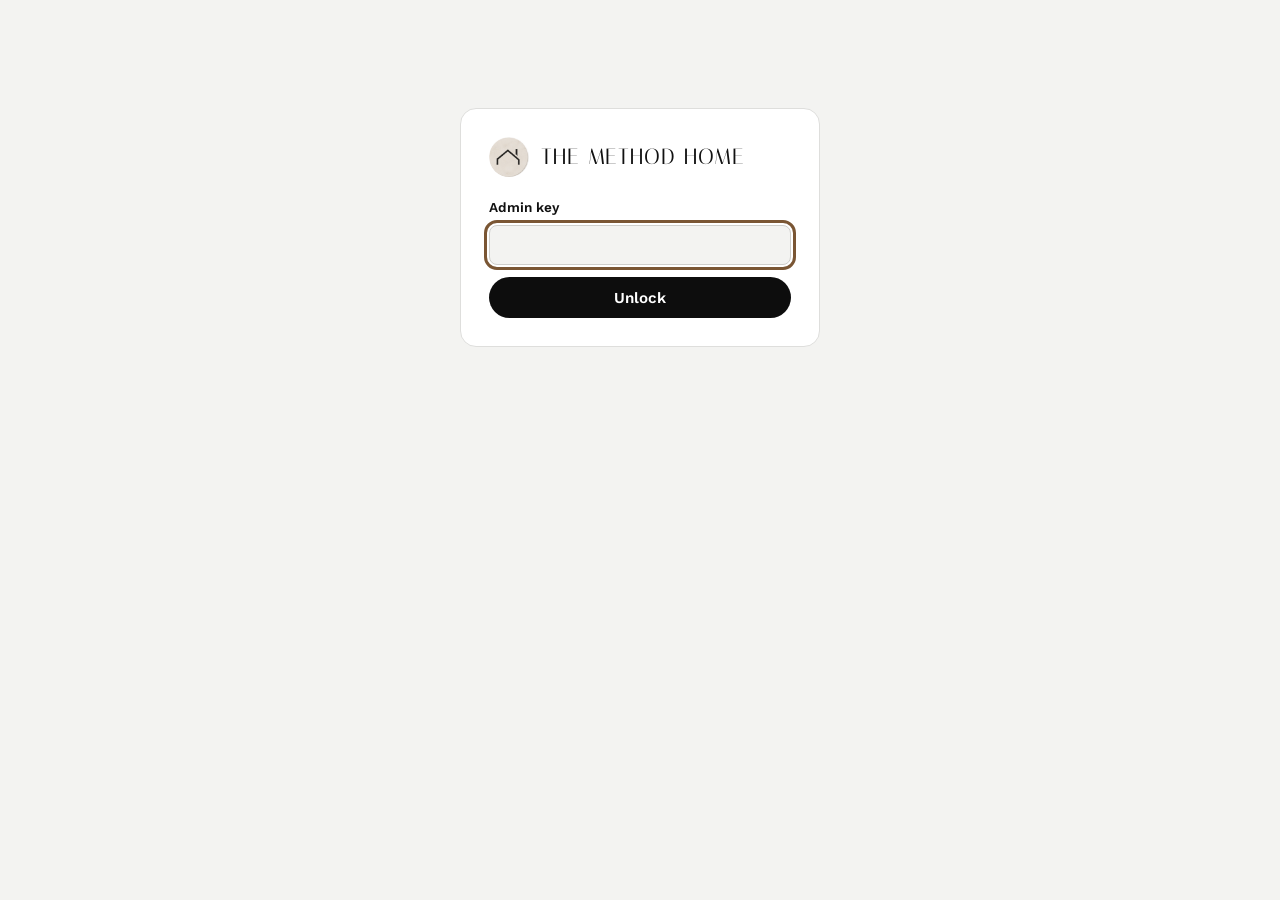
<file: admin-estimates.html>
<!doctype html>
<html lang="en">
<head>
<meta charset="utf-8">
<title>Estimates | The Method Home</title>
<meta name="viewport" content="width=device-width, initial-scale=1">
<meta name="robots" content="noindex, nofollow">
<link rel="icon" type="image/png" sizes="32x32" href="/favicon-32.png">
<link rel="preconnect" href="https://fonts.googleapis.com">
<link rel="stylesheet" href="https://fonts.googleapis.com/css2?family=Italiana&family=Work+Sans:wght@400;500;600;700&display=swap">
<style>
  :root{
    --ground:#F3F3F1; --surface:#E7E7E5; --raised:#FFFFFF;
    --ink:#111111; --ink-soft:#45454A; --ink-mute:#5C5C61;
    --accent-deep:#0D0D0D; --accent:#2C2C2C;
    --wood:#D3AF80; --wood-ink:#7A5634; --wood-tint:#F4ECDF;
    --line:#DEDEDC; --ok:#2B8A44; --ok-tint:#E3F2E7; --warn:#8A5A12; --warn-tint:#F8EBD3; --bad:#a3352c;
    --display:"Italiana", Georgia, serif; --body:"Work Sans", "Segoe UI", system-ui, sans-serif;
  }
  *{box-sizing:border-box;}
  [hidden]{display:none !important;}
  body{margin:0; background:var(--ground); color:var(--ink); font-family:var(--body); font-size:16px; line-height:1.5;}
  h1,h2,h3{font-family:var(--display); font-weight:400; margin:0; line-height:1.15;}
  button, input, select, textarea{font-family:inherit; font-size:1rem;}
  :focus-visible{outline:3px solid var(--wood-ink); outline-offset:2px;}
  .wrap{max-width:1100px; margin:0 auto; padding-left:max(16px, env(safe-area-inset-left,0px)); padding-right:max(16px, env(safe-area-inset-right,0px));}
  .eyebrow{font-size:.75rem; font-weight:600; letter-spacing:.14em; text-transform:uppercase; color:var(--wood-ink); margin:0 0 .5em;}
  .btn{display:inline-flex; align-items:center; justify-content:center; gap:.5em; padding:.7em 1.25em; border-radius:999px; font-weight:600; font-size:.95rem; border:1px solid transparent; cursor:pointer; text-decoration:none; color:inherit;}
  .btn-primary{background:var(--accent-deep); color:#FFFFFF;}
  .btn-primary:hover{background:var(--accent);}
  .btn-ghost{background:var(--raised); border-color:var(--line);}
  .btn-ghost:hover{border-color:var(--ink-soft);}
  .btn-danger{background:var(--raised); border-color:#E2B9B4; color:var(--bad);}
  .btn-sm{padding:.45em .9em; font-size:.85rem;}
  .btn[disabled]{opacity:.5; cursor:not-allowed;}
  .link{background:none; border:0; padding:0; color:var(--wood-ink); font-weight:600; cursor:pointer;}
  .pill{display:inline-block; padding:.15em .7em; border-radius:999px; font-size:.75rem; font-weight:600; white-space:nowrap;}
  .pill.draft{background:var(--surface); color:var(--ink-soft);}
  .pill.sent{background:var(--warn-tint); color:var(--warn);}
  .pill.paid{background:var(--ok-tint); color:var(--ok);}
  .pill.expired{background:var(--surface); color:var(--bad);}

  .gate{max-width:360px; margin:12vh auto; background:var(--raised); border:1px solid var(--line); padding:28px; border-radius:16px;}
  .gate .logo{display:flex; align-items:center; gap:12px; margin-bottom:18px; font-family:var(--display); font-size:1.4rem; text-transform:uppercase; letter-spacing:.04em;}
  .gate .logo img{width:40px; height:40px; border-radius:50%;}
  .gate input{margin:6px 0 12px;}
  .gate .btn{width:100%;}

  .top{display:flex; align-items:center; justify-content:space-between; gap:12px; padding-block:16px; border-bottom:1px solid var(--line);}
  .brand{display:flex; align-items:center; gap:12px; color:var(--ink); font-family:var(--display); font-size:1.4rem; text-transform:uppercase; letter-spacing:.04em; text-decoration:none;}
  .brand img{width:40px; height:40px; border-radius:50%;}
  .brand small{display:block; font-family:var(--body); font-size:.7rem; letter-spacing:.14em; color:var(--wood-ink); font-weight:600;}
  .top-links{display:flex; gap:8px; flex-wrap:wrap;}

  .admin{display:grid; grid-template-columns:300px minmax(0,1fr); gap:24px; padding-block:24px 60px; align-items:start;}
  @media (max-width:880px){ .admin{grid-template-columns:1fr;} }
  .panel{background:var(--raised); border:1px solid var(--line); border-radius:14px; padding:20px; min-width:0;}
  .list-head{display:flex; justify-content:space-between; align-items:center; margin-bottom:12px;}
  .list-head h2{font-size:1.4rem;}
  .est-list{list-style:none; margin:0; padding:0; display:flex; flex-direction:column; gap:8px; max-height:70vh; overflow:auto;}
  .est-list button{width:100%; text-align:left; background:var(--ground); border:1px solid transparent; border-radius:10px; padding:11px 13px; cursor:pointer; display:grid; grid-template-columns:minmax(0,1fr) auto; gap:2px 10px; color:var(--ink);}
  .est-list button[aria-current="true"]{border-color:var(--wood); background:var(--wood-tint);}
  .est-list b{font-weight:600; overflow:hidden; text-overflow:ellipsis; white-space:nowrap;}
  .est-list small{color:var(--ink-mute); font-size:.8rem;}
  .est-list .amt{font-variant-numeric:tabular-nums; font-weight:600; text-align:right;}
  .empty{color:var(--ink-mute); font-size:.92rem; padding:8px 2px;}

  .ed-head{display:flex; flex-wrap:wrap; justify-content:space-between; gap:10px; align-items:center; margin-bottom:14px;}
  .ed-head h2{font-size:1.7rem;}
  .notice{border-radius:10px; padding:12px 14px; font-size:.92rem; margin-bottom:16px;}
  .notice.paid{background:var(--ok-tint); color:var(--ok);}
  .notice.info{background:var(--warn-tint); color:var(--warn);}
  .from-quote{display:flex; flex-wrap:wrap; gap:10px; align-items:center; background:var(--wood-tint); border-radius:10px; padding:12px 14px; margin-bottom:18px; font-size:.92rem;}
  .from-quote select{width:auto; flex:1; min-width:200px; background:var(--raised);}
  .form-grid{display:grid; grid-template-columns:repeat(2,minmax(0,1fr)); gap:14px;}
  @media (max-width:560px){ .form-grid{grid-template-columns:1fr;} }
  .field{display:flex; flex-direction:column; gap:5px; min-width:0;}
  .field.full{grid-column:1/-1;}
  label{font-size:.85rem; font-weight:600;}
  label .opt{font-weight:400; color:var(--ink-mute);}
  input, select, textarea{border:1px solid #CFCFCC; border-radius:8px; background:var(--ground); color:var(--ink); padding:.6em .7em; width:100%;}
  input:disabled, select:disabled, textarea:disabled{opacity:.75;}
  textarea{resize:vertical; min-height:80px;}
  .section-title{display:flex; justify-content:space-between; align-items:baseline; margin:24px 0 10px; gap:10px;}
  .section-title h3{font-family:var(--body); font-size:1rem; font-weight:600;}
  .items-scroll{overflow-x:auto;}
  table{width:100%; border-collapse:collapse; min-width:580px;}
  th{font-size:.72rem; letter-spacing:.08em; text-transform:uppercase; color:var(--ink-mute); text-align:left; padding:6px; font-weight:600;}
  td{padding:5px 6px; vertical-align:top;}
  td.num input{text-align:right; font-variant-numeric:tabular-nums;}
  .line-total{text-align:right; font-weight:600; font-variant-numeric:tabular-nums; padding-top:14px; white-space:nowrap;}
  .rm{background:none; border:0; color:var(--ink-mute); cursor:pointer; font-size:1.3rem; padding:6px 8px; line-height:1;}
  .totals{display:flex; justify-content:flex-end; margin-top:12px;}
  .totals dl{margin:0; display:grid; grid-template-columns:auto auto; gap:8px 24px; align-items:center; font-variant-numeric:tabular-nums;}
  .totals dt{color:var(--ink-soft);} .totals dd{margin:0; text-align:right; font-weight:600;}
  .totals .grand{font-size:1.2rem; color:var(--ink);}
  .actions{display:flex; flex-wrap:wrap; gap:10px; margin-top:24px; padding-top:18px; border-top:1px solid var(--line); align-items:center;}
  .actions .spacer{flex:1;}
  .share{margin-top:14px; display:flex; gap:8px; align-items:center; flex-wrap:wrap; background:var(--ground); border-radius:10px; padding:10px 12px;}
  .share code{font-size:.85rem; overflow-wrap:anywhere; flex:1; min-width:0;}
  .msg{margin:12px 0 0; font-size:.92rem;}
  .msg.err{color:var(--bad);} .msg.ok{color:var(--ok);}
  .confirm-void{display:flex; flex-wrap:wrap; gap:10px; align-items:center; margin-top:12px; padding:12px 14px; border-radius:10px; background:#F6E3E1; color:var(--bad); font-size:.92rem;}
</style>
</head>
<body>

<div class="gate" id="gate">
  <div class="logo"><img src="/nav-badge.png" alt="" width="40" height="40">The Method Home</div>
  <form id="gateForm">
    <label for="keyInput">Admin key</label>
    <input type="password" id="keyInput" autocomplete="current-password" required>
    <button class="btn btn-primary" type="submit">Unlock</button>
    <p class="msg err" id="gateErr" hidden></p>
  </form>
</div>

<div id="app" hidden>
  <div class="wrap top">
    <a class="brand" href="/admin-estimates.html"><img src="/nav-badge.png" alt="" width="40" height="40"><span>The Method Home<small>Estimates</small></span></a>
    <div class="top-links">
      <a class="btn btn-ghost btn-sm" href="/admin-reviews.html">Reviews</a>
      <button class="btn btn-ghost btn-sm" type="button" id="signOut">Sign out</button>
    </div>
  </div>

  <div class="wrap admin">
    <aside class="panel">
      <div class="list-head"><h2>Estimates</h2><button class="btn btn-primary btn-sm" type="button" id="newBtn">New</button></div>
      <ul class="est-list" id="estList"><li class="empty">Loading&hellip;</li></ul>
    </aside>

    <section class="panel" id="editor">
      <div class="ed-head">
        <div><p class="eyebrow" id="edNumber">New estimate</p><h2 id="edTitle">Create an estimate</h2></div>
        <span class="pill draft" id="edStatus">Draft</span>
      </div>
      <div class="notice paid" id="paidNotice" hidden></div>
      <div class="notice info" id="sentNotice" hidden>This estimate was already sent. If you change it, the customer's link shows the new version. Use "Email customer" again to let them know.</div>

      <div class="from-quote" id="fromQuote">
        <label for="quotePick" style="font-weight:500">Start from a quote request:</label>
        <select id="quotePick"><option value="">Choose a request from the website</option></select>
      </div>

      <form id="estForm" novalidate>
        <div class="form-grid">
          <div class="field"><label for="cName">Customer name</label><input id="cName" required maxlength="80" autocomplete="off"></div>
          <div class="field"><label for="cEmail">Email</label><input id="cEmail" type="email" required maxlength="120" autocomplete="off"></div>
          <div class="field"><label for="cPhone">Phone <span class="opt">(optional)</span></label><input id="cPhone" type="tel" maxlength="40" autocomplete="off"></div>
          <div class="field"><label for="cLoc">Location</label><select id="cLoc" required><option value="">Select one</option><option value="FL">Orlando, FL</option><option value="NY">New York City</option></select></div>
          <div class="field full"><label for="cAddr">Project address</label><input id="cAddr" maxlength="200" autocomplete="off"></div>
          <div class="field"><label for="cSpace">Space</label><input id="cSpace" maxlength="120" placeholder="Primary walk-in closet"></div>
          <div class="field"><label for="cDims">Measured size <span class="opt">(optional)</span></label><input id="cDims" maxlength="120" placeholder="7' 4&quot; x 9' 0&quot;, 8' ceiling"></div>
        </div>

        <div class="section-title"><h3>Line items</h3><button class="link" type="button" id="addItem">+ Add line</button></div>
        <div class="items-scroll">
          <table>
            <thead><tr><th style="width:52%">Description</th><th style="width:11%">Qty</th><th style="width:18%">Unit price ($)</th><th style="width:14%; text-align:right">Total</th><th><span class="sr" hidden>Remove</span></th></tr></thead>
            <tbody id="itemsBody"></tbody>
          </table>
        </div>
        <div class="totals"><dl>
          <dt>Subtotal</dt><dd id="tSub">$0.00</dd>
          <dt><label for="taxRate" style="font-weight:400">Sales tax %</label></dt><dd><input id="taxRate" type="number" min="0" max="25" step="0.01" value="0" style="width:96px; text-align:right"></dd>
          <dt>Tax</dt><dd id="tTax">$0.00</dd>
          <dt class="grand">Total due</dt><dd class="grand" id="tTotal">$0.00</dd>
        </dl></div>

        <div class="form-grid" style="margin-top:20px">
          <div class="field full"><label for="included">What's included <span class="opt">(one per line)</span></label><textarea id="included">Design and layout
All materials and hardware
Installation by The Method Home team
Placing, sorting and labeling your things on install day</textarea></div>
          <div class="field"><label for="validDays">Valid for</label><select id="validDays"><option value="14">14 days</option><option value="30" selected>30 days</option><option value="60">60 days</option><option value="90">90 days</option></select></div>
        </div>

        <div class="actions" id="actions">
          <button class="btn btn-ghost" type="button" id="saveBtn">Save draft</button>
          <button class="btn btn-primary" type="button" id="sendBtn">Save &amp; email customer</button>
          <a class="link" id="previewLink" href="#" hidden>Preview as customer</a>
          <span class="spacer"></span>
          <button class="btn btn-danger btn-sm" type="button" id="voidBtn" hidden>Cancel estimate</button>
        </div>
        <div class="confirm-void" id="confirmVoid" hidden>
          <span>Cancel this estimate? The customer's link will stop working.</span>
          <button class="btn btn-danger btn-sm" type="button" id="voidYes">Yes, cancel it</button>
          <button class="btn btn-ghost btn-sm" type="button" id="voidNo">Keep it</button>
        </div>
        <div class="share" id="share" hidden>
          <code id="shareUrl"></code>
          <button class="btn btn-ghost btn-sm" type="button" id="copyBtn">Copy link</button>
        </div>
        <p class="msg" id="msg" role="status" hidden></p>
      </form>
    </section>
  </div>
</div>

<script>
(function(){
  var API = /^(localhost|127\.0\.0\.1)$/.test(location.hostname) ? 'http://localhost:8799' : 'https://themethodhome-reviews.the-method-home.workers.dev';
  var $ = function(x){ return document.getElementById(x); };
  var money = function(c){ return (c / 100).toLocaleString('en-US', {style:'currency', currency:'USD'}); };
  var labels = {draft:'Draft', sent:'Sent', paid:'Paid', expired:'Expired'};
  var where = {FL:'Orlando', NY:'NYC'};
  function esc(s){ var d = document.createElement('div'); d.textContent = s == null ? '' : String(s); return d.innerHTML; }
  function key(){ try { return sessionStorage.getItem('tmh_admin_key') || ''; } catch(e){ return ''; } }
  function setKey(v){ try { v ? sessionStorage.setItem('tmh_admin_key', v) : sessionStorage.removeItem('tmh_admin_key'); } catch(e){} }

  function api(path, opts){
    opts = opts || {};
    var headers = {'Authorization': 'Bearer ' + key()};
    if (opts.body) headers['Content-Type'] = 'application/json';
    return fetch(API + path, {method: opts.method || 'GET', headers: headers, body: opts.body ? JSON.stringify(opts.body) : undefined, cache: 'no-store'})
      .then(function(r){
        return r.json().catch(function(){ return {}; }).then(function(d){
          if (r.status === 401){ setKey(''); showGate('That key didn’t work. Try again.'); throw new Error('unauthorized'); }
          if (!r.ok) throw new Error(d.error || 'Something went wrong.');
          return d;
        });
      });
  }

  // ---------- gate ----------
  function showGate(err){ $('app').hidden = true; $('gate').hidden = false; $('gateErr').hidden = !err; if (err) $('gateErr').textContent = err; $('keyInput').focus(); }
  function showApp(){ $('gate').hidden = true; $('app').hidden = false; loadList(); loadQuotes(); resetEditor(); }
  $('gateForm').addEventListener('submit', function(e){ e.preventDefault(); setKey($('keyInput').value.trim()); api('/api/admin/estimates').then(showApp).catch(function(){}); });
  $('signOut').addEventListener('click', function(){ setKey(''); showGate(); });

  // ---------- list ----------
  var current = null; // estimate from server, or null for new
  var items = [];
  var quotes = [];

  function loadList(){
    return api('/api/admin/estimates').then(function(d){
      var list = d.estimates;
      $('estList').innerHTML = list.length ? list.map(function(e){
        return '<li><button type="button" data-id="' + e.id + '"' + (current && current.id === e.id ? ' aria-current="true"' : '') + '><b>' + esc(e.customerName) + '</b><span class="amt">' + money(e.totalCents) + '</span><small>' + esc(e.number) + ' &middot; ' + (where[e.location] || '') + '</small><span><span class="pill ' + e.status + '">' + (labels[e.status] || e.status) + '</span></span></button></li>';
      }).join('') : '<li class="empty">No estimates yet. Click New to create one.</li>';
    }).catch(function(err){ if (err.message !== 'unauthorized') $('estList').innerHTML = '<li class="empty">' + esc(err.message) + '</li>'; });
  }
  $('estList').addEventListener('click', function(e){
    var b = e.target.closest('button[data-id]'); if (!b) return;
    api('/api/admin/estimates/' + b.getAttribute('data-id')).then(function(d){ fillEditor(d.estimate); loadList(); }).catch(showErr);
  });
  $('newBtn').addEventListener('click', function(){ resetEditor(); loadList(); $('cName').focus(); });

  function loadQuotes(){
    api('/api/admin/quotes').then(function(d){
      quotes = d.quotes;
      $('quotePick').innerHTML = '<option value="">Choose a request from the website</option>' + quotes.map(function(q){
        var day = new Date(q.created_at.replace(' ', 'T') + 'Z').toLocaleDateString('en-US', {month:'short', day:'numeric'});
        return '<option value="' + q.id + '">' + esc(q.name) + ', ' + (where[q.location] || q.location) + ': ' + esc(q.space_type || 'Not specified') + ' (' + day + ')</option>';
      }).join('');
    }).catch(function(){});
  }
  $('quotePick').addEventListener('change', function(){
    var q = quotes.filter(function(x){ return String(x.id) === this.value; }, this)[0];
    if (!q) return;
    $('cName').value = q.name || ''; $('cEmail').value = q.email || ''; $('cPhone').value = q.phone || '';
    $('cLoc').value = q.location || ''; if (q.space_type && q.space_type !== 'Quick question') $('cSpace').value = q.space_type;
    showMsg('Filled in from ' + q.name + '’s request' + (q.message ? ': “' + q.message.slice(0, 140) + (q.message.length > 140 ? '…' : '') + '”' : '.'), 'ok');
  });

  // ---------- editor ----------
  function resetEditor(){
    current = null;
    $('estForm').reset(); $('quotePick').value = '';
    items = [{description:'', details:'', qty:1, unitCents:0}];
    renderItems(); setMode();
  }
  function fillEditor(e){
    current = e;
    $('cName').value = e.customerName || ''; $('cEmail').value = e.customerEmail || ''; $('cPhone').value = e.customerPhone || '';
    $('cLoc').value = e.location || ''; $('cAddr').value = e.address || ''; $('cSpace').value = e.space || ''; $('cDims').value = e.dims || '';
    $('taxRate').value = e.taxRatePct || 0; $('included').value = e.included || ''; $('validDays').value = String(e.validDays || 30);
    $('quotePick').value = e.quoteId ? String(e.quoteId) : '';
    items = e.items.length ? e.items.map(function(i){ return {description:i.description, details:i.details || '', qty:i.qty, unitCents:i.unitCents}; }) : [{description:'', details:'', qty:1, unitCents:0}];
    renderItems(); setMode();
  }
  function setMode(){
    var e = current, status = e ? e.status : 'draft', locked = status === 'paid';
    $('edNumber').textContent = e ? e.number : 'New estimate';
    $('edTitle').textContent = e ? e.customerName : 'Create an estimate';
    $('edStatus').className = 'pill ' + status; $('edStatus').textContent = labels[status] || status;
    $('paidNotice').hidden = !locked;
    if (locked) $('paidNotice').textContent = 'Paid ' + money(e.paidAmountCents || e.totalCents) + ' on ' + new Date(e.paidAt.replace(' ', 'T') + 'Z').toLocaleDateString('en-US', {month:'short', day:'numeric', year:'numeric'}) + '. Paid estimates are locked. Refunds are done in Stripe.';
    $('sentNotice').hidden = !(status === 'sent' || status === 'expired');
    $('fromQuote').hidden = !!e;
    Array.prototype.forEach.call($('estForm').querySelectorAll('input, select, textarea'), function(el){ el.disabled = locked; });
    $('addItem').hidden = locked; $('saveBtn').hidden = locked; $('sendBtn').hidden = locked;
    $('sendBtn').textContent = status === 'draft' ? 'Save & email customer' : 'Save & email again';
    $('voidBtn').hidden = !e || locked; $('confirmVoid').hidden = true;
    $('previewLink').hidden = !e; if (e) $('previewLink').href = '/estimate/?id=' + e.publicId;
    $('share').hidden = !e || status === 'draft'; if (e) $('shareUrl').textContent = e.link;
    $('copyBtn').textContent = 'Copy link';
    $('msg').hidden = true;
    document.querySelectorAll('.rm').forEach(function(b){ b.hidden = locked; });
  }

  function renderItems(){
    $('itemsBody').innerHTML = items.map(function(it, i){
      return '<tr data-i="' + i + '">' +
        '<td><input data-k="description" aria-label="Line ' + (i + 1) + ' description" maxlength="200" placeholder="Walk-in closet system" value="' + esc(it.description) + '">' +
        '<input data-k="details" aria-label="Line ' + (i + 1) + ' details" maxlength="300" style="margin-top:6px; font-size:.9rem" placeholder="Details (optional)" value="' + esc(it.details) + '"></td>' +
        '<td class="num"><input data-k="qty" type="number" min="0" step="0.25" aria-label="Line ' + (i + 1) + ' quantity" value="' + it.qty + '"></td>' +
        '<td class="num"><input data-k="unit" type="number" min="0" step="0.01" aria-label="Line ' + (i + 1) + ' unit price in dollars" value="' + (it.unitCents / 100).toFixed(2) + '"></td>' +
        '<td class="line-total"></td><td><button class="rm" type="button" aria-label="Remove line ' + (i + 1) + '">&times;</button></td></tr>';
    }).join('');
    renderTotals();
  }
  function totals(){
    var sub = items.reduce(function(a, it){ return it.description.trim() ? a + Math.round((Number(it.qty) || 0) * it.unitCents) : a; }, 0);
    var rate = Number($('taxRate').value) || 0;
    var tax = Math.round(sub * Math.round(rate * 100) / 10000);
    return {sub:sub, tax:tax, total:sub + tax};
  }
  function renderTotals(){
    document.querySelectorAll('#itemsBody tr').forEach(function(tr){
      var it = items[tr.getAttribute('data-i')];
      tr.querySelector('.line-total').textContent = money(Math.round((Number(it.qty) || 0) * it.unitCents));
    });
    var t = totals();
    $('tSub').textContent = money(t.sub); $('tTax').textContent = money(t.tax); $('tTotal').textContent = money(t.total);
  }
  $('itemsBody').addEventListener('input', function(e){
    var tr = e.target.closest('tr'); if (!tr) return;
    var it = items[tr.getAttribute('data-i')], k = e.target.getAttribute('data-k');
    if (k === 'unit') it.unitCents = Math.round((Number(e.target.value) || 0) * 100);
    else if (k === 'qty') it.qty = Number(e.target.value) || 0;
    else it[k] = e.target.value;
    renderTotals();
  });
  $('itemsBody').addEventListener('click', function(e){
    if (!e.target.classList.contains('rm')) return;
    items.splice(Number(e.target.closest('tr').getAttribute('data-i')), 1);
    if (!items.length) items.push({description:'', details:'', qty:1, unitCents:0});
    renderItems();
  });
  $('addItem').addEventListener('click', function(){
    items.push({description:'', details:'', qty:1, unitCents:0}); renderItems();
    var rows = $('itemsBody').querySelectorAll('tr'); rows[rows.length - 1].querySelector('input').focus();
  });
  $('taxRate').addEventListener('input', renderTotals);

  function payload(){
    return {
      quoteId: $('quotePick').value ? Number($('quotePick').value) : (current && current.quoteId) || null,
      customerName: $('cName').value, customerEmail: $('cEmail').value, customerPhone: $('cPhone').value,
      location: $('cLoc').value, address: $('cAddr').value, space: $('cSpace').value, dims: $('cDims').value,
      items: items.map(function(i){ return {description:i.description, details:i.details, qty:i.qty, unitCents:i.unitCents}; }),
      taxRatePct: Number($('taxRate').value) || 0, included: $('included').value, validDays: Number($('validDays').value)
    };
  }
  function showMsg(text, kind){ $('msg').textContent = text; $('msg').className = 'msg ' + (kind || ''); $('msg').hidden = false; }
  function showErr(err){ if (err && err.message !== 'unauthorized') showMsg(err.message, 'err'); }
  function busy(on){ $('saveBtn').disabled = on; $('sendBtn').disabled = on; }

  function save(){
    var path = current ? '/api/admin/estimates/' + current.id : '/api/admin/estimates';
    return api(path, {method:'POST', body: payload()}).then(function(d){ fillEditor(d.estimate); loadList(); return d.estimate; });
  }
  $('saveBtn').addEventListener('click', function(){
    busy(true);
    save().then(function(){ showMsg('Saved.', 'ok'); }).catch(showErr).then(function(){ busy(false); });
  });
  $('sendBtn').addEventListener('click', function(){
    if (totals().total < 50){ showMsg('Add at least one priced line before sending.', 'err'); return; }
    busy(true);
    save().then(function(e){ return api('/api/admin/estimates/' + e.id + '/send', {method:'POST', body:{email:true}}); })
      .then(function(d){
        fillEditor(d.estimate); loadList();
        showMsg(d.emailed ? 'Emailed to ' + d.estimate.customerEmail + '. You can also copy the link below and text it.' : 'Saved and marked sent, but the email didn’t go out. Copy the link below and send it yourself.', d.emailed ? 'ok' : 'err');
      })
      .catch(showErr).then(function(){ busy(false); });
  });
  $('copyBtn').addEventListener('click', function(){
    var b = this, txt = $('shareUrl').textContent;
    var fallback = function(){ var r = document.createRange(); r.selectNodeContents($('shareUrl')); var s = getSelection(); s.removeAllRanges(); s.addRange(r); b.textContent = 'Press Cmd+C'; };
    try { navigator.clipboard.writeText(txt).then(function(){ b.textContent = 'Copied'; }, fallback); } catch(e){ fallback(); }
  });
  $('voidBtn').addEventListener('click', function(){ $('confirmVoid').hidden = false; });
  $('voidNo').addEventListener('click', function(){ $('confirmVoid').hidden = true; });
  $('voidYes').addEventListener('click', function(){
    api('/api/admin/estimates/' + current.id + '/void', {method:'POST', body:{}}).then(function(){ resetEditor(); loadList(); showMsg('Estimate cancelled.', 'ok'); }).catch(showErr);
  });

  if (key()) api('/api/admin/estimates').then(showApp).catch(function(){}); else showGate();
})();
</script>
</body>
</html>
</file>
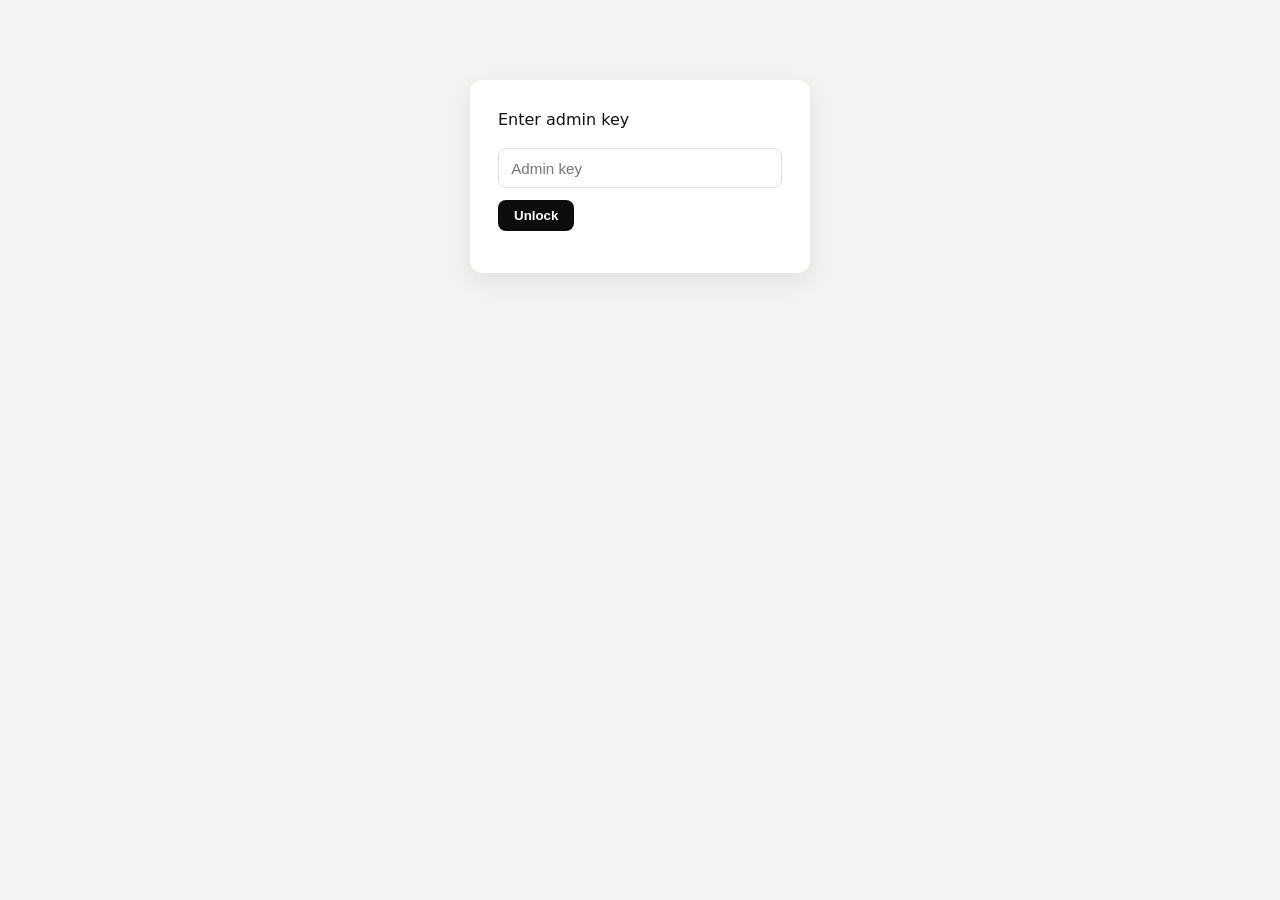
<file: admin-reviews.html>
<!doctype html>
<html lang="en">
<head>
<meta charset="utf-8">
<title>Review Moderation</title>
<meta name="viewport" content="width=device-width, initial-scale=1">
<meta name="robots" content="noindex, nofollow">
<style>
  :root{
    --ground:#F3F3F1; --surface-raised:#FFFFFF; --ink:#111111; --ink-soft:#68686A;
    --accent-deep:#0D0D0D; --line:#DEDEDC; --radius:12px;
  }
  *{box-sizing:border-box;}
  body{margin:0; background:var(--ground); color:var(--ink); font-family:"Segoe UI", system-ui, sans-serif; line-height:1.5;}
  .wrap{max-width:820px; margin:0 auto; padding:40px 20px;}
  h1{font-size:1.5rem; margin:0 0 24px;}
  .gate{max-width:340px; margin:80px auto; background:#fff; padding:28px; border-radius:var(--radius); box-shadow:0 8px 24px rgba(0,0,0,.08);}
  .gate input{width:100%; padding:.7em .8em; border:1px solid var(--line); border-radius:8px; margin-bottom:12px; font-size:.95rem;}
  .gate button, .toolbar button{padding:.6em 1.2em; border-radius:8px; border:none; background:var(--accent-deep); color:#fff; font-weight:600; cursor:pointer;}
  .toolbar{display:flex; gap:10px; margin-bottom:20px;}
  .toolbar button.secondary{background:var(--surface-raised); color:var(--ink); border:1px solid var(--line);}
  .card{background:var(--surface-raised); border-radius:var(--radius); padding:18px 20px; margin-bottom:14px; box-shadow:0 1px 2px rgba(0,0,0,.04);}
  .card h3{margin:0 0 4px; font-size:1rem;}
  .card .meta{font-size:.8rem; color:var(--ink-soft); margin:0 0 10px;}
  .card p.text{margin:0 0 14px; font-size:.94rem;}
  .card .actions{display:flex; gap:10px;}
  .card .actions button{padding:.5em 1.1em; border-radius:8px; border:none; font-weight:600; cursor:pointer; font-size:.88rem;}
  .approve{background:#2c6e3a; color:#fff;}
  .deny{background:#a3352c; color:#fff;}
  .empty{color:var(--ink-soft); padding:20px 0;}
  .err{color:#a3352c; font-size:.88rem;}
  .spam-flag{color:#a3352c; font-weight:600;}
</style>
</head>
<body>

<div id="gate" class="gate">
  <p style="margin-top:0;">Enter admin key</p>
  <input type="password" id="keyInput" placeholder="Admin key">
  <button onclick="saveKey()">Unlock</button>
  <p class="err" id="gateErr"></p>
</div>

<div class="wrap" id="panel" style="display:none;">
  <h1>Review Moderation</h1>
  <div class="toolbar">
    <button onclick="load('pending')">Pending</button>
    <button class="secondary" onclick="load('approved')">Approved</button>
    <button class="secondary" onclick="load('denied')">Denied</button>
    <button class="secondary" onclick="load('spam')">Spam</button>
  </div>
  <div id="list"></div>
</div>

<script>
  var API = "https://themethodhome-reviews.the-method-home.workers.dev";

  function getKey(){ return sessionStorage.getItem('tmh_admin_key') || ''; }

  function saveKey(){
    var val = document.getElementById('keyInput').value.trim();
    if (!val) return;
    sessionStorage.setItem('tmh_admin_key', val);
    document.getElementById('gateErr').textContent = '';
    checkAndShow();
  }

  function checkAndShow(){
    if (!getKey()){ return; }
    document.getElementById('gate').style.display = 'none';
    document.getElementById('panel').style.display = 'block';
    load('pending');
  }

  function load(status){
    var list = document.getElementById('list');
    list.innerHTML = '<p class="empty">Loading&hellip;</p>';
    fetch(API + '/api/admin/reviews?status=' + status, {
      headers: { 'Authorization': 'Bearer ' + getKey() }
    })
    .then(function(res){
      if (res.status === 401){
        sessionStorage.removeItem('tmh_admin_key');
        document.getElementById('gate').style.display = 'block';
        document.getElementById('panel').style.display = 'none';
        document.getElementById('gateErr').textContent = 'Incorrect key.';
        throw new Error('unauthorized');
      }
      return res.json();
    })
    .then(function(data){
      var reviews = data.reviews || [];
      if (!reviews.length){
        list.innerHTML = '<p class="empty">Nothing here.</p>';
        return;
      }
      list.innerHTML = reviews.map(function(r){
        var stars = '★'.repeat(r.rating) + '☆'.repeat(5 - r.rating);
        var actions = status === 'pending'
          ? '<div class="actions">' +
              '<button class="approve" onclick="decide(' + r.id + ',\'approve\')">Approve</button>' +
              '<button class="deny" onclick="decide(' + r.id + ',\'deny\')">Deny</button>' +
            '</div>'
          : '';
        var spamNote = r.spam_score >= 5 ? '<span class="spam-flag"> • spam score ' + r.spam_score + '</span>' : '';
        return '<div class="card">' +
          '<h3>' + escapeHtml(r.name) + ' &middot; ' + r.location + ' &middot; ' + stars + '</h3>' +
          '<p class="meta">' + escapeHtml(r.email || 'no email') + ' &middot; ' + r.created_at + spamNote + '</p>' +
          '<p class="text">' + escapeHtml(r.review_text) + '</p>' +
          actions +
        '</div>';
      }).join('');
    })
    .catch(function(){});
  }

  function decide(id, action){
    fetch(API + '/api/admin/reviews/' + id + '/' + action, {
      method: 'POST',
      headers: { 'Authorization': 'Bearer ' + getKey() }
    })
    .then(function(res){ return res.json(); })
    .then(function(){ load('pending'); })
    .catch(function(){ alert('Something went wrong.'); });
  }

  function escapeHtml(str){
    var div = document.createElement('div');
    div.textContent = str;
    return div.innerHTML;
  }

  document.getElementById('keyInput').addEventListener('keydown', function(e){
    if (e.key === 'Enter') saveKey();
  });

  checkAndShow();
</script>

</body>
</html>
</file>
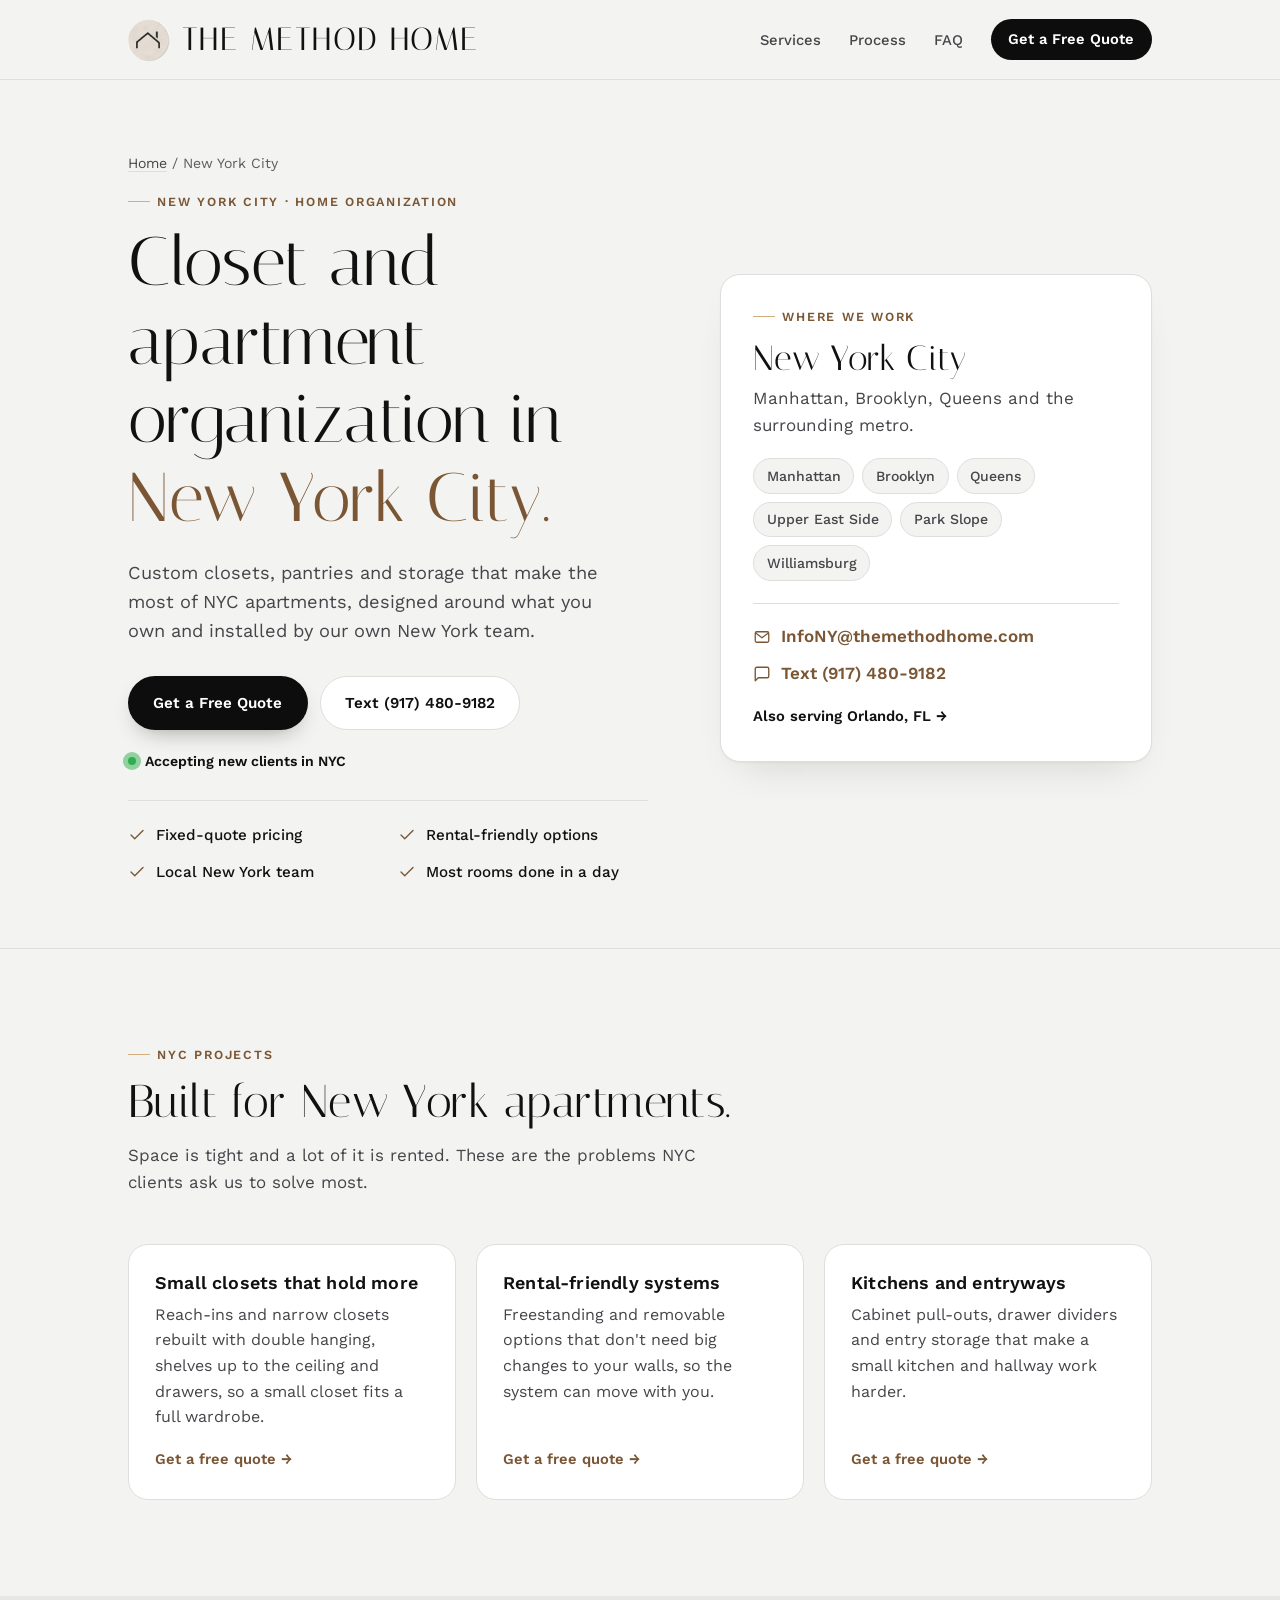
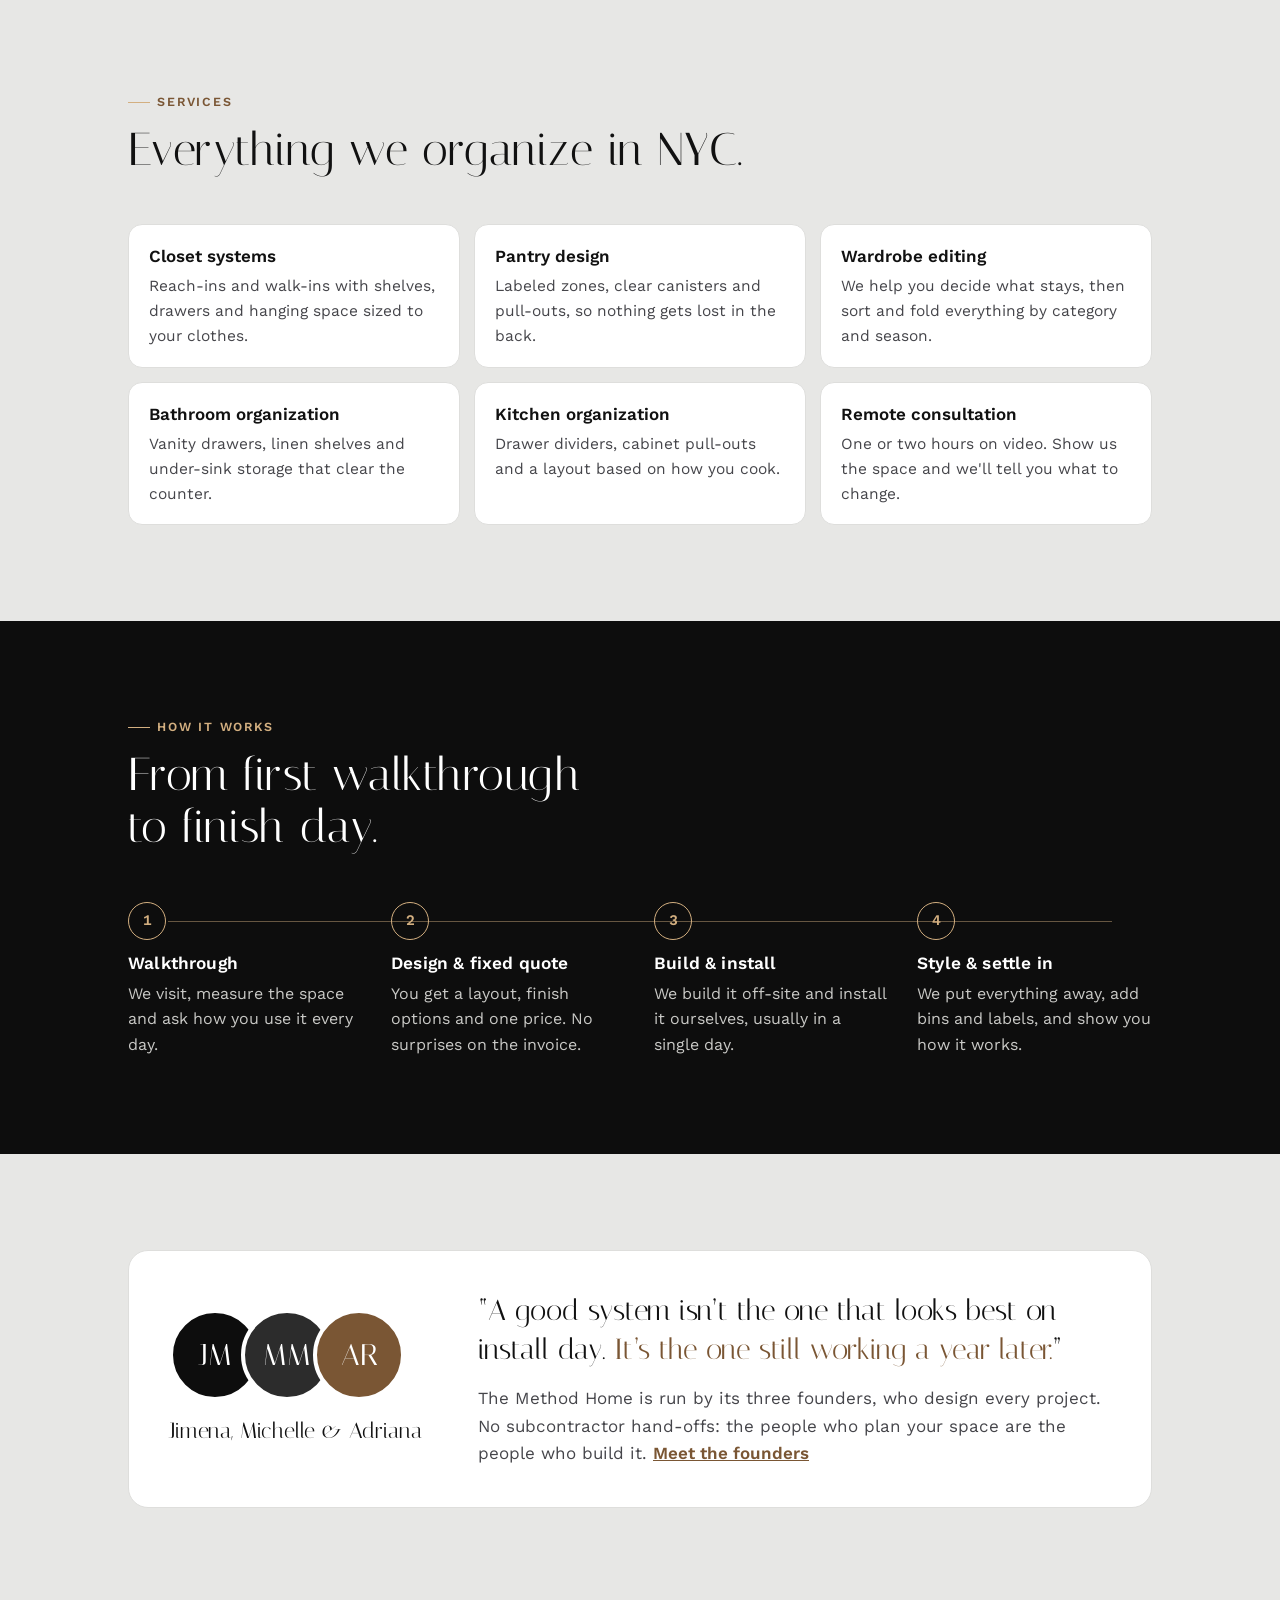
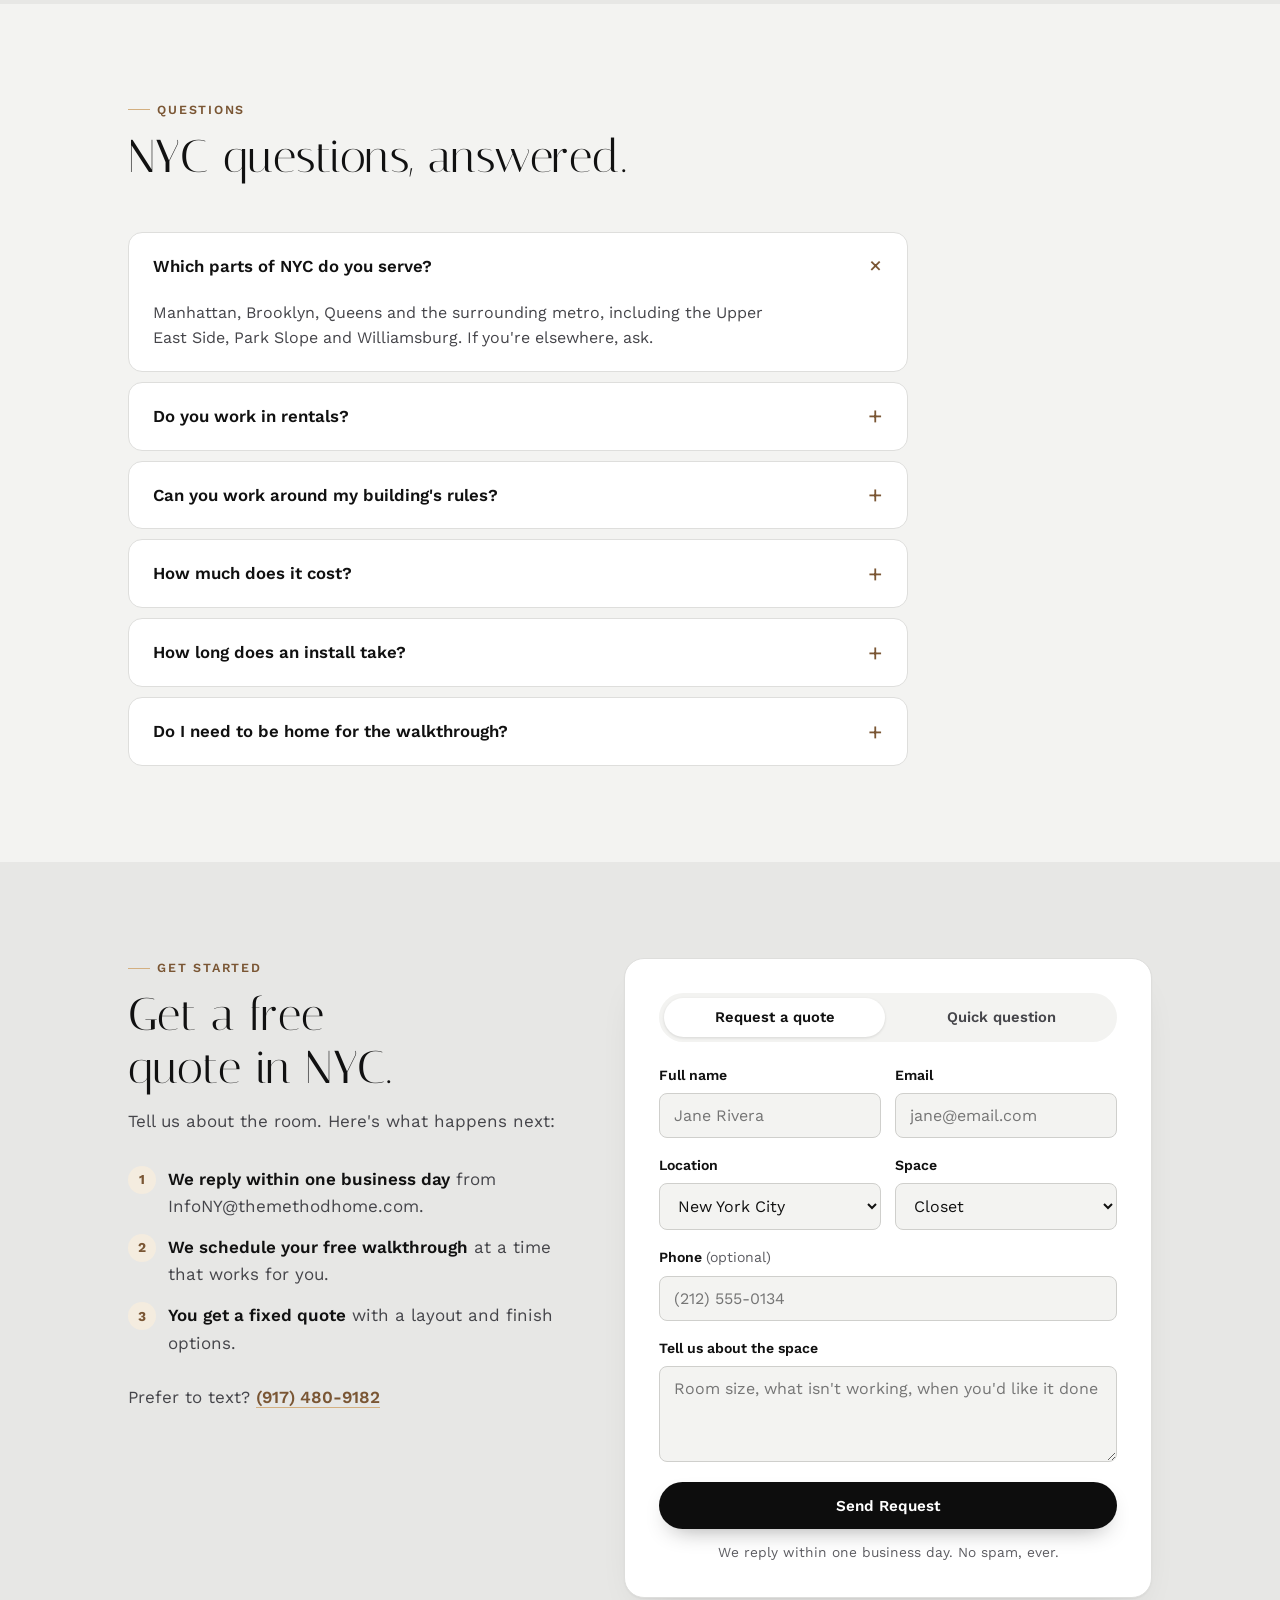
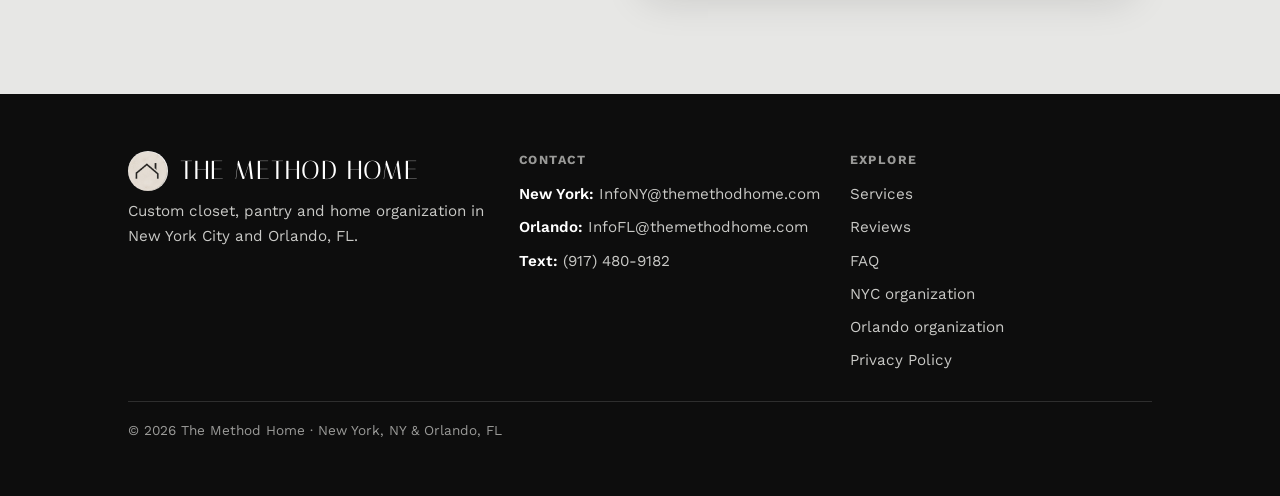
<file: closet-organization-nyc.html>
<!doctype html>
<!-- Google tag (gtag.js) -->
<script async src="https://www.googletagmanager.com/gtag/js?id=G-TJS0H1NBZN"></script>
<script>
  window.dataLayer = window.dataLayer || [];
  function gtag(){dataLayer.push(arguments);}
  gtag('js', new Date());
  gtag('config', 'G-TJS0H1NBZN');
</script>
<title>Closet &amp; Apartment Organization in NYC | The Method Home</title>
<meta charset="utf-8">
<meta name="viewport" content="width=device-width, initial-scale=1">
<meta name="description" content="Custom closets, pantries and apartment organization in Manhattan, Brooklyn and Queens. Rental-friendly systems, free quote, fixed price, local install team.">
<meta name="theme-color" content="#0D0D0D">
<link rel="canonical" href="https://themethodhome.com/closet-organization-nyc.html">
<meta property="og:type" content="website">
<meta property="og:site_name" content="The Method Home">
<meta property="og:title" content="Closet &amp; Apartment Organization in NYC | The Method Home">
<meta property="og:description" content="Custom closets, pantries and apartment organization in Manhattan, Brooklyn and Queens. Rental-friendly systems, free quote, fixed price, local install team.">
<meta property="og:url" content="https://themethodhome.com/closet-organization-nyc.html">
<meta property="og:image" content="https://themethodhome.com/og-image.jpg">
<meta name="twitter:card" content="summary_large_image">
<link rel="icon" type="image/png" sizes="32x32" href="/favicon-32.png">
<link rel="icon" type="image/png" sizes="192x192" href="/favicon-192.png">
<link rel="apple-touch-icon" href="/apple-touch-icon.png">
<script type="application/ld+json">
{
  "@context": "https://schema.org",
  "@type": "HomeAndConstructionBusiness",
  "name": "The Method Home",
  "description": "Custom closets, pantries and apartment organization in Manhattan, Brooklyn and Queens. Rental-friendly systems, free quote, fixed price, local install team.",
  "url": "https://themethodhome.com/closet-organization-nyc.html",
  "telephone": "+1-917-480-9182",
  "email": "InfoNY@themethodhome.com",
  "image": "https://themethodhome.com/og-image.jpg",
  "address": {
    "@type": "PostalAddress",
    "addressLocality": "New York",
    "addressRegion": "NY",
    "addressCountry": "US"
  },
  "areaServed": [
    "New York, NY",
    "Manhattan, NY",
    "Brooklyn, NY",
    "Queens, NY"
  ]
}
</script>
<script type="application/ld+json">
{
  "@context": "https://schema.org",
  "@type": "FAQPage",
  "mainEntity": [
    {
      "@type": "Question",
      "name": "Which parts of NYC do you serve?",
      "acceptedAnswer": {
        "@type": "Answer",
        "text": "Manhattan, Brooklyn, Queens and the surrounding metro, including the Upper East Side, Park Slope and Williamsburg. If you're elsewhere, ask."
      }
    },
    {
      "@type": "Question",
      "name": "Do you work in rentals?",
      "acceptedAnswer": {
        "@type": "Answer",
        "text": "Yes. Many of our systems are freestanding or removable. Mention it's a rental when you ask for a quote and we'll plan around it."
      }
    },
    {
      "@type": "Question",
      "name": "Can you work around my building's rules?",
      "acceptedAnswer": {
        "@type": "Answer",
        "text": "Yes. Tell us your building's rules, like elevator reservations or allowed work hours, when you request a quote, and we'll plan install day around them."
      }
    },
    {
      "@type": "Question",
      "name": "How much does it cost?",
      "acceptedAnswer": {
        "@type": "Answer",
        "text": "It depends on the size of the space and the finishes you pick. After a free walkthrough you get one fixed price before any work starts."
      }
    },
    {
      "@type": "Question",
      "name": "How long does an install take?",
      "acceptedAnswer": {
        "@type": "Answer",
        "text": "Most single rooms, like one closet or a pantry, take one day. Whole-home projects can take a few days."
      }
    },
    {
      "@type": "Question",
      "name": "Do I need to be home for the walkthrough?",
      "acceptedAnswer": {
        "@type": "Answer",
        "text": "Yes, so we can see how you use the space. Install day can often happen while you're out."
      }
    }
  ]
}
</script>
<script type="application/ld+json">
{
  "@context": "https://schema.org",
  "@type": "BreadcrumbList",
  "itemListElement": [
    {
      "@type": "ListItem",
      "position": 1,
      "name": "Home",
      "item": "https://themethodhome.com/"
    },
    {
      "@type": "ListItem",
      "position": 2,
      "name": "New York City",
      "item": "https://themethodhome.com/closet-organization-nyc.html"
    }
  ]
}
</script>
<link rel="preconnect" href="https://fonts.googleapis.com">
<link rel="stylesheet" href="https://fonts.googleapis.com/css2?family=Italiana&family=Work+Sans:wght@400;500;600;700&display=swap">
<script src="https://challenges.cloudflare.com/turnstile/v0/api.js" async defer></script>
<link rel="stylesheet" href="/styles.css?v=6">

<header class="site">
  <nav class="nav wrap">
    <a class="wordmark" href="/"><img src="/nav-badge.png" alt="" width="42" height="42">The Method Home</a>
    <ul class="nav-links">
      <li><a href="/#services">Services</a></li>
      <li><a href="#process">Process</a></li>
      <li data-reviews hidden><a href="/#reviews">Reviews</a></li>
      <li><a href="#faq">FAQ</a></li>
      <li><a href="#contact" class="nav-cta">Get a Free Quote</a></li>
    </ul>
    <button class="nav-toggle" id="navToggle" type="button" aria-expanded="false" aria-controls="navMobile" aria-label="Open menu"><svg viewBox="0 0 24 24" width="22" height="22" fill="none" stroke="currentColor" stroke-width="1.8" stroke-linecap="round"><line x1="3" y1="7" x2="21" y2="7"/><line x1="3" y1="12" x2="21" y2="12"/><line x1="3" y1="17" x2="21" y2="17"/></svg></button>
  </nav>
  <div class="nav-mobile wrap" id="navMobile" hidden>
    <a href="/">Home</a>
    <a href="/#services">Services</a>
    <a href="#process">Process</a>
    <a href="#faq">FAQ</a>
    <a href="#contact" class="btn btn-primary">Get a Free Quote</a>
  </div>
</header>

<main id="top" class="city">
  <section class="hero">
    <div class="wrap">
      <div>
        <nav class="crumbs" aria-label="Breadcrumb"><a href="/">Home</a> <span aria-hidden="true">/</span> New York City</nav>
        <p class="eyebrow">New York City &middot; Home organization</p>
        <h1>Closet and apartment organization in <i>New York City.</i></h1>
        <p class="lede">Custom closets, pantries and storage that make the most of NYC apartments, designed around what you own and installed by our own New York team.</p>
        <div class="hero-ctas">
          <a href="#contact" class="btn btn-primary">Get a Free Quote</a>
          <a href="sms:+19174809182" class="btn btn-ghost">Text (917) 480-9182</a>
        </div>
        <div class="status-badge"><span class="status-dot"></span>Accepting new clients in NYC</div>
        <ul class="trust">
          <li><svg viewBox="0 0 24 24" fill="none" stroke="currentColor" stroke-width="1.8" stroke-linecap="round" stroke-linejoin="round"><path d="M20 6 9 17l-5-5"/></svg>Fixed-quote pricing</li>
          <li><svg viewBox="0 0 24 24" fill="none" stroke="currentColor" stroke-width="1.8" stroke-linecap="round" stroke-linejoin="round"><path d="M20 6 9 17l-5-5"/></svg>Rental-friendly options</li>
          <li><svg viewBox="0 0 24 24" fill="none" stroke="currentColor" stroke-width="1.8" stroke-linecap="round" stroke-linejoin="round"><path d="M20 6 9 17l-5-5"/></svg>Local New York team</li>
          <li><svg viewBox="0 0 24 24" fill="none" stroke="currentColor" stroke-width="1.8" stroke-linecap="round" stroke-linejoin="round"><path d="M20 6 9 17l-5-5"/></svg>Most rooms done in a day</li>
        </ul>
      </div>
      <aside class="side-card">
        <p class="eyebrow">Where we work</p>
        <h2>New York City</h2>
        <p>Manhattan, Brooklyn, Queens and the surrounding metro.</p>
        <div class="tags"><span>Manhattan</span><span>Brooklyn</span><span>Queens</span><span>Upper East Side</span><span>Park Slope</span><span>Williamsburg</span></div>
        <ul class="side-contact">
          <li><a href="mailto:InfoNY@themethodhome.com"><svg viewBox="0 0 24 24" fill="none" stroke="currentColor" stroke-width="1.7" stroke-linecap="round" stroke-linejoin="round"><rect x="3" y="5" width="18" height="14" rx="2"/><path d="M4 7l8 6 8-6"/></svg>InfoNY@themethodhome.com</a></li>
          <li><a href="sms:+19174809182"><svg viewBox="0 0 24 24" fill="none" stroke="currentColor" stroke-width="1.8" stroke-linecap="round" stroke-linejoin="round"><path d="M21 15a2 2 0 0 1-2 2H7l-4 4V5a2 2 0 0 1 2-2h14a2 2 0 0 1 2 2z"/></svg>Text (917) 480-9182</a></li>
        </ul>
        <a class="side-other" href="/closet-organization-orlando.html">Also serving Orlando, FL <span aria-hidden="true">&rarr;</span></a>
      </aside>
    </div>
  </section>

  <section id="needs">
    <div class="wrap">
      <div class="section-head">
        <p class="eyebrow">NYC projects</p>
        <h2>Built for New York apartments.</h2>
        <p>Space is tight and a lot of it is rented. These are the problems NYC clients ask us to solve most.</p>
      </div>
      <div class="service-grid">
        <a class="service-card" href="#contact" data-space="Closet">
          <h3>Small closets that hold more</h3>
          <p>Reach-ins and narrow closets rebuilt with double hanging, shelves up to the ceiling and drawers, so a small closet fits a full wardrobe.</p>
          <span class="card-link">Get a free quote <span aria-hidden="true">&rarr;</span></span>
        </a>
        <a class="service-card" href="#contact" data-space="Not sure yet">
          <h3>Rental-friendly systems</h3>
          <p>Freestanding and removable options that don't need big changes to your walls, so the system can move with you.</p>
          <span class="card-link">Get a free quote <span aria-hidden="true">&rarr;</span></span>
        </a>
        <a class="service-card" href="#contact" data-space="Kitchen">
          <h3>Kitchens and entryways</h3>
          <p>Cabinet pull-outs, drawer dividers and entry storage that make a small kitchen and hallway work harder.</p>
          <span class="card-link">Get a free quote <span aria-hidden="true">&rarr;</span></span>
        </a>
      </div>
    </div>
  </section>

  <section id="services" class="band">
    <div class="wrap">
      <div class="section-head">
        <p class="eyebrow">Services</p>
        <h2>Everything we organize in NYC.</h2>
      </div>
      <ul class="svc-list">
        <li><a href="#contact" data-space="Closet"><strong>Closet systems</strong><span>Reach-ins and walk-ins with shelves, drawers and hanging space sized to your clothes.</span></a></li>
        <li><a href="#contact" data-space="Pantry"><strong>Pantry design</strong><span>Labeled zones, clear canisters and pull-outs, so nothing gets lost in the back.</span></a></li>
        <li><a href="#contact" data-space="Wardrobe editing"><strong>Wardrobe editing</strong><span>We help you decide what stays, then sort and fold everything by category and season.</span></a></li>
        <li><a href="#contact" data-space="Bathroom"><strong>Bathroom organization</strong><span>Vanity drawers, linen shelves and under-sink storage that clear the counter.</span></a></li>
        <li><a href="#contact" data-space="Kitchen"><strong>Kitchen organization</strong><span>Drawer dividers, cabinet pull-outs and a layout based on how you cook.</span></a></li>
        <li><a href="#contact" data-space="Remote consultation"><strong>Remote consultation</strong><span>One or two hours on video. Show us the space and we'll tell you what to change.</span></a></li>
      </ul>
    </div>
  </section>

  <section id="process">
    <div class="wrap">
      <div class="section-head">
        <p class="eyebrow">How it works</p>
        <h2>From first walkthrough to finish day.</h2>
      </div>
      <div class="process-list">
        <div class="process-step"><span class="num">1</span><h3>Walkthrough</h3><p>We visit, measure the space and ask how you use it every day.</p></div>
        <div class="process-step"><span class="num">2</span><h3>Design &amp; fixed quote</h3><p>You get a layout, finish options and one price. No surprises on the invoice.</p></div>
        <div class="process-step"><span class="num">3</span><h3>Build &amp; install</h3><p>We build it off-site and install it ourselves, usually in a single day.</p></div>
        <div class="process-step"><span class="num">4</span><h3>Style &amp; settle in</h3><p>We put everything away, add bins and labels, and show you how it works.</p></div>
      </div>
    </div>
  </section>

  <section id="founder" class="band">
    <div class="wrap">
      <div class="founder-card">
        <div>
          <div class="stack" aria-hidden="true"><div class="avatar">JM</div><div class="avatar">MM</div><div class="avatar">AR</div></div>
          <p class="founder-names">Jimena, Michelle &amp; Adriana</p>
        </div>
        <div>
          <blockquote>&ldquo;A good system isn&rsquo;t the one that looks best on install day. <span>It&rsquo;s the one still working a year later.</span>&rdquo;</blockquote>
          <p class="bio">The Method Home is run by its three founders, who design every project. No subcontractor hand-offs: the people who plan your space are the people who build it. <a href="/#founder" class="inline-link">Meet the founders</a></p>
        </div>
      </div>
    </div>
  </section>

  <section id="faq">
    <div class="wrap">
      <div class="section-head">
        <p class="eyebrow">Questions</p>
        <h2>NYC questions, answered.</h2>
      </div>
      <div class="faq-list">
        <details class="faq-item" open><summary>Which parts of NYC do you serve?</summary><p>Manhattan, Brooklyn, Queens and the surrounding metro, including the Upper East Side, Park Slope and Williamsburg. If you&#x27;re elsewhere, ask.</p></details>
        <details class="faq-item"><summary>Do you work in rentals?</summary><p>Yes. Many of our systems are freestanding or removable. Mention it&#x27;s a rental when you ask for a quote and we&#x27;ll plan around it.</p></details>
        <details class="faq-item"><summary>Can you work around my building&#x27;s rules?</summary><p>Yes. Tell us your building&#x27;s rules, like elevator reservations or allowed work hours, when you request a quote, and we&#x27;ll plan install day around them.</p></details>
        <details class="faq-item"><summary>How much does it cost?</summary><p>It depends on the size of the space and the finishes you pick. After a free walkthrough you get one fixed price before any work starts.</p></details>
        <details class="faq-item"><summary>How long does an install take?</summary><p>Most single rooms, like one closet or a pantry, take one day. Whole-home projects can take a few days.</p></details>
        <details class="faq-item"><summary>Do I need to be home for the walkthrough?</summary><p>Yes, so we can see how you use the space. Install day can often happen while you&#x27;re out.</p></details>
      </div>
    </div>
  </section>

  <section id="contact" class="band">
    <div class="wrap">
      <div>
        <p class="eyebrow">Get started</p>
        <h2>Get a free quote in NYC.</h2>
        <p class="contact-intro">Tell us about the room. Here's what happens next:</p>
        <ol class="next-steps">
          <li><b>1</b><span><strong>We reply within one business day</strong> from InfoNY@themethodhome.com.</span></li>
          <li><b>2</b><span><strong>We schedule your free walkthrough</strong> at a time that works for you.</span></li>
          <li><b>3</b><span><strong>You get a fixed quote</strong> with a layout and finish options.</span></li>
        </ol>
        <p class="text-us">Prefer to text? <a href="sms:+19174809182">(917) 480-9182</a></p>
      </div>
      <div class="form-card">
        <div class="tabs" role="tablist">
          <button class="tab" type="button" role="tab" id="tabQuote" aria-selected="true">Request a quote</button>
          <button class="tab" type="button" role="tab" id="tabAsk" aria-selected="false">Quick question</button>
        </div>
        <form id="quoteForm">
          <div class="row">
            <div class="field"><label for="name">Full name</label><input id="name" name="name" type="text" required autocomplete="name" placeholder="Jane Rivera"></div>
            <div class="field"><label for="email">Email</label><input id="email" name="email" type="email" required autocomplete="email" placeholder="jane@email.com"></div>
          </div>
          <div class="row">
            <div class="field"><label for="location">Location</label><select id="location" name="location" required><option value="">Select one</option><option value="NY" selected>New York City</option><option value="FL">Orlando, FL</option></select></div>
            <div class="field quote-only"><label for="space">Space</label><select id="space" name="space"><option>Closet</option><option>Pantry</option><option>Wardrobe editing</option><option>Bathroom</option><option>Kitchen</option><option>Whole-home project</option><option>Remote consultation</option><option>Not sure yet</option></select></div>
          </div>
          <div class="field quote-only"><label for="phone">Phone <span class="opt">(optional)</span></label><input id="phone" name="phone" type="tel" autocomplete="tel" placeholder="(212) 555-0134"></div>
          <div class="field"><label for="message" id="msgLabel">Tell us about the space</label><textarea id="message" name="message" placeholder="Room size, what isn't working, when you'd like it done"></textarea></div>
          <div class="field honeypot" aria-hidden="true"><label for="quoteWebsite">Website</label><input id="quoteWebsite" name="website" type="text" tabindex="-1" autocomplete="off"></div>
          <div class="cf-turnstile" data-sitekey="0x4AAAAAAE7TmF4uPYyalERN"></div>
          <button type="submit" class="btn btn-primary" id="submitBtn">Send Request</button>
          <p class="form-msg" id="quoteMsg" role="alert" hidden></p>
          <p class="fine">We reply within one business day. No spam, ever.</p>
        </form>
        <div class="done" id="done" hidden>
          <svg viewBox="0 0 24 24" fill="none" aria-hidden="true"><circle cx="12" cy="12" r="10" stroke="currentColor" stroke-width="1.6"/><path d="M8 12.5l2.5 2.5L16 9.5" stroke="currentColor" stroke-width="1.8" stroke-linecap="round" stroke-linejoin="round"/></svg>
          <h3 id="doneTitle">Request received.</h3>
          <p id="doneText">Thanks. Here's what happens next:</p>
          <ol id="doneSteps"></ol>
          <button class="btn btn-ghost" type="button" id="againBtn" style="width:auto;">Send another</button>
        </div>
      </div>
    </div>
  </section>
</main>

<footer>
  <div class="wrap">
    <div class="foot">
      <div>
        <p class="brand"><img src="/nav-badge.png" alt="" width="40" height="40">The Method Home</p>
        <p>Custom closet, pantry and home organization in New York City and Orlando, FL.</p>
      </div>
      <div>
        <h4>Contact</h4>
        <ul>
          <li><a href="mailto:InfoNY@themethodhome.com"><strong>New York:</strong> InfoNY@themethodhome.com</a></li>
          <li><a href="mailto:InfoFL@themethodhome.com"><strong>Orlando:</strong> InfoFL@themethodhome.com</a></li>
          <li><a href="sms:+19174809182"><strong>Text:</strong> (917) 480-9182</a></li>
        </ul>
      </div>
      <div>
        <h4>Explore</h4>
        <ul>
          <li><a href="/#services">Services</a></li>
          <li><a href="/reviews/">Reviews</a></li>
          <li><a href="/#faq">FAQ</a></li>
          <li><a href="closet-organization-nyc.html">NYC organization</a></li>
          <li><a href="closet-organization-orlando.html">Orlando organization</a></li>
          <li><a href="/privacy.html">Privacy Policy</a></li>
        </ul>
      </div>
    </div>
    <p class="copy">&copy; 2026 The Method Home &middot; New York, NY &amp; Orlando, FL</p>
  </div>
</footer>

<div class="mobile-bar" id="mobileBar">
  <a href="#contact" class="btn btn-primary">Free Quote</a>
  <a href="sms:+19174809182" class="btn btn-ghost" aria-label="Text us at (917) 480-9182"><svg viewBox="0 0 24 24" fill="none" stroke="currentColor" stroke-width="1.8" stroke-linecap="round" stroke-linejoin="round"><path d="M21 15a2 2 0 0 1-2 2H7l-4 4V5a2 2 0 0 1 2-2h14a2 2 0 0 1 2 2z"/></svg>Text</a>
  <a href="mailto:InfoNY@themethodhome.com" class="btn btn-ghost" aria-label="Email InfoNY@themethodhome.com"><svg viewBox="0 0 24 24" fill="none" stroke="currentColor" stroke-width="1.7" stroke-linecap="round" stroke-linejoin="round"><rect x="3" y="5" width="18" height="14" rx="2"/><path d="M4 7l8 6 8-6"/></svg>Email</a>
</div>

<script src="/site.js?v=6" defer></script>
</file>
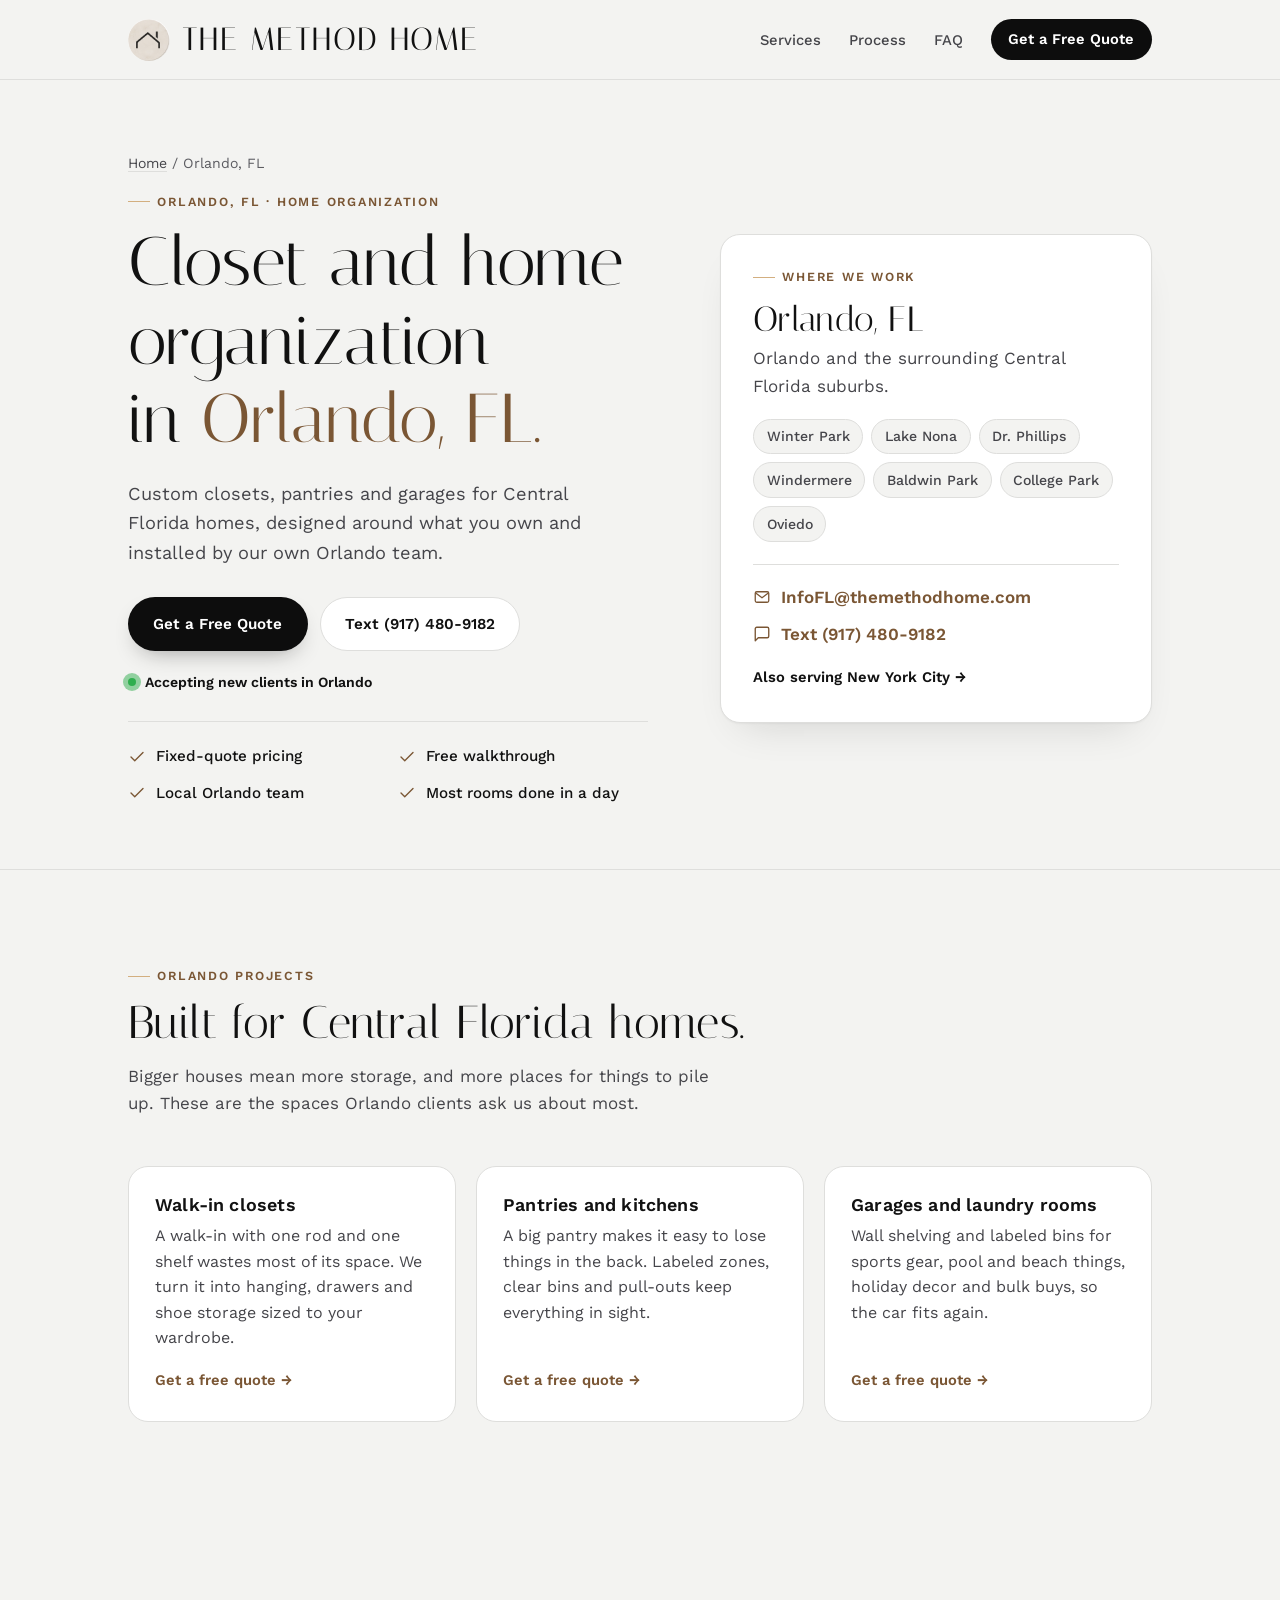
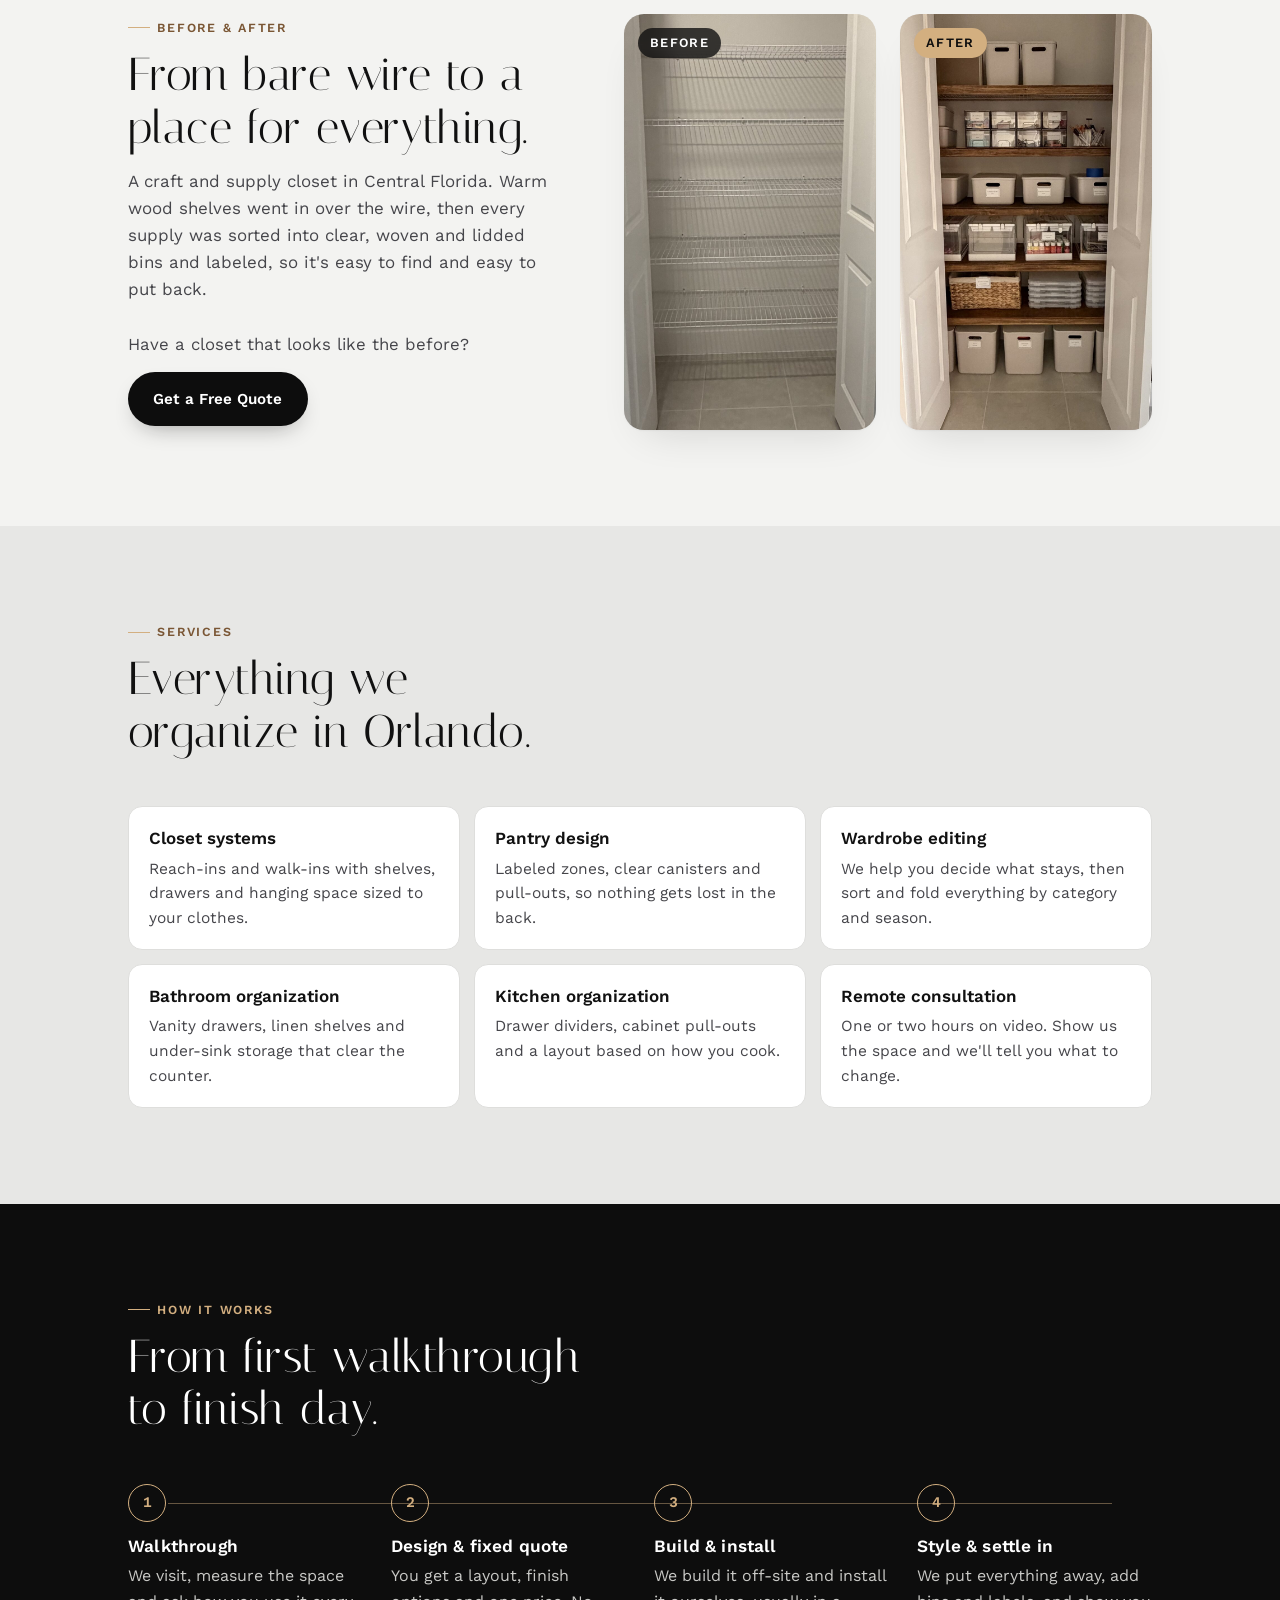
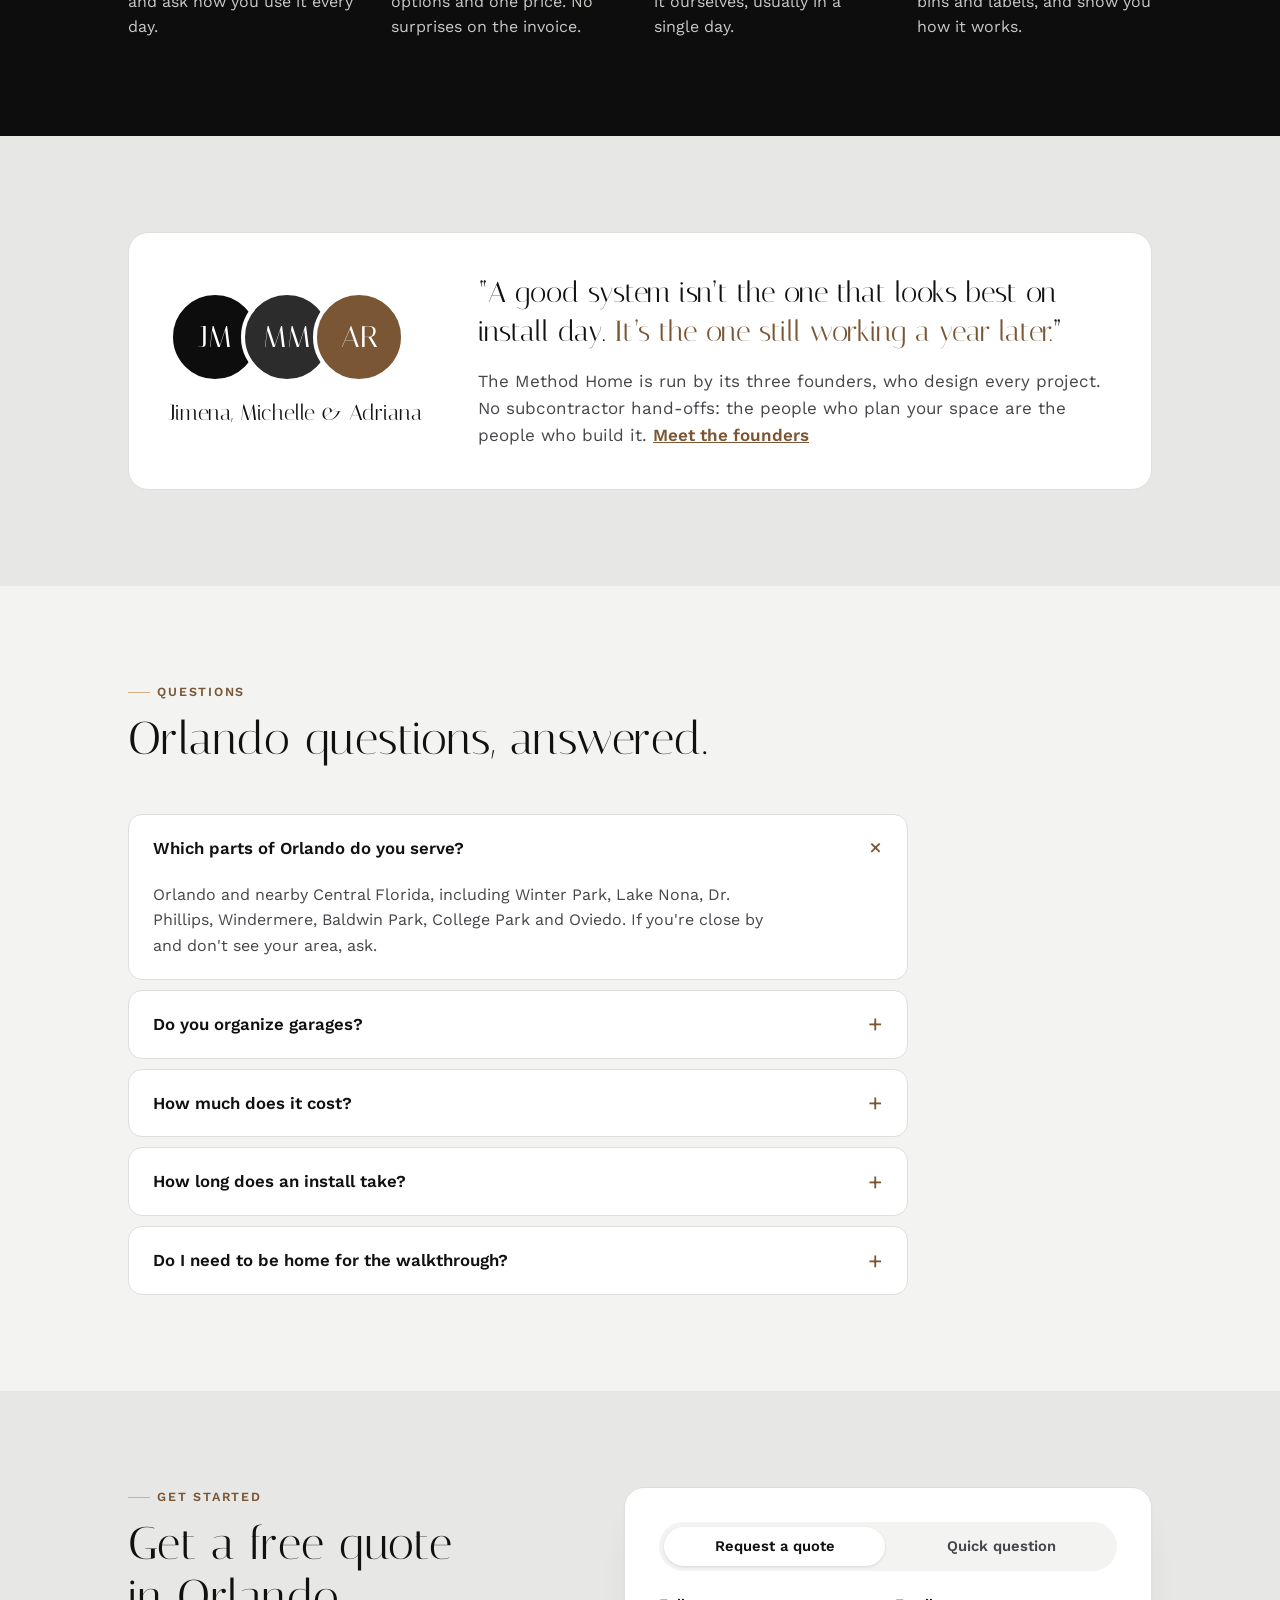
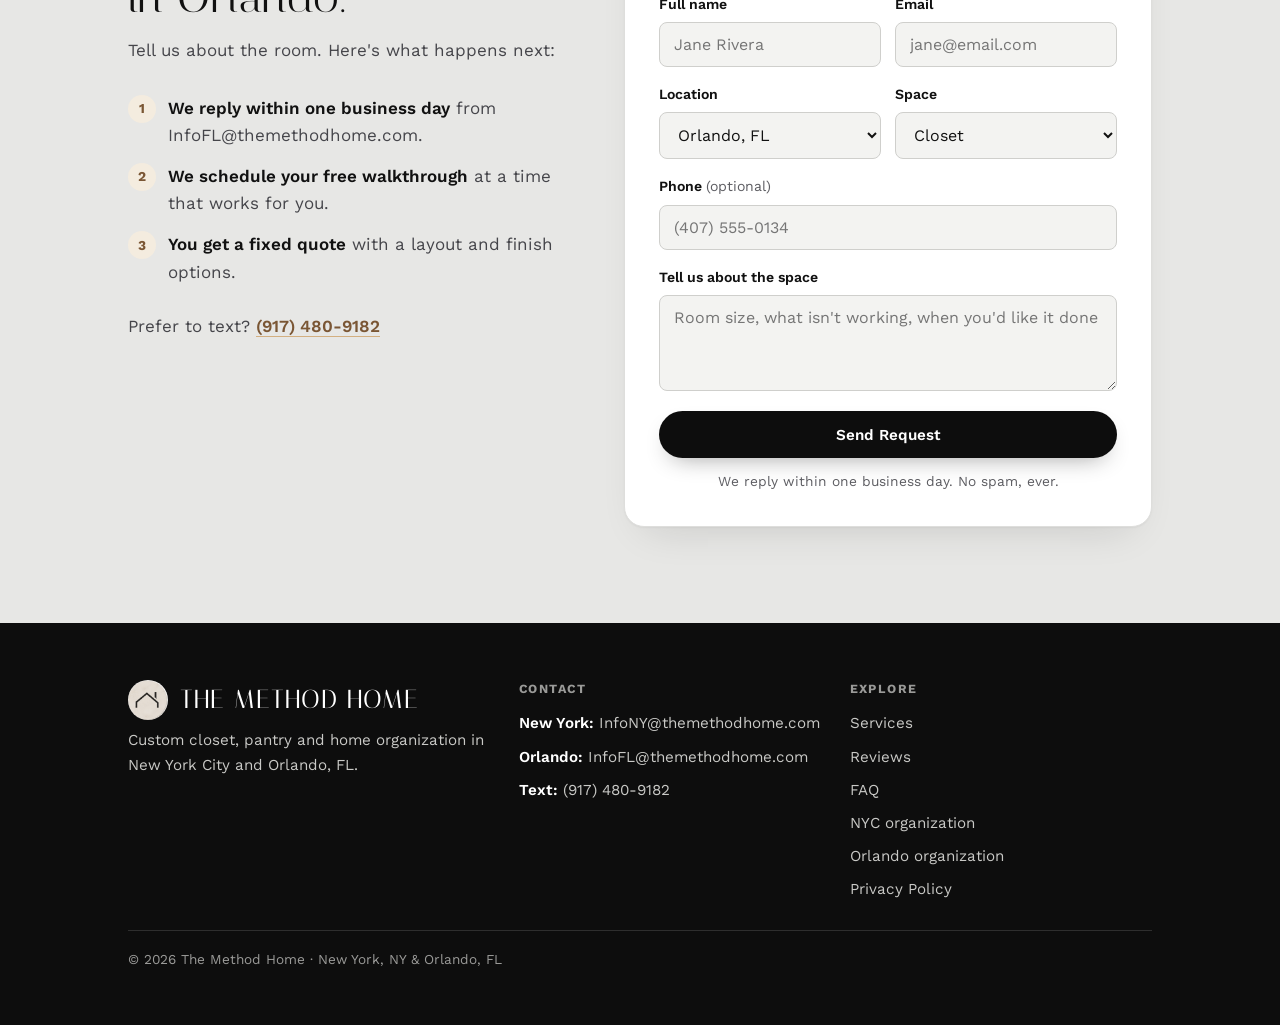
<file: closet-organization-orlando.html>
<!doctype html>
<!-- Google tag (gtag.js) -->
<script async src="https://www.googletagmanager.com/gtag/js?id=G-TJS0H1NBZN"></script>
<script>
  window.dataLayer = window.dataLayer || [];
  function gtag(){dataLayer.push(arguments);}
  gtag('js', new Date());
  gtag('config', 'G-TJS0H1NBZN');
</script>
<title>Closet &amp; Home Organization in Orlando, FL | The Method Home</title>
<meta charset="utf-8">
<meta name="viewport" content="width=device-width, initial-scale=1">
<meta name="description" content="Custom closets, pantries, garages and whole-home organization in Orlando, Winter Park, Lake Nona, Dr. Phillips and Windermere. Free quote, fixed price, local install team.">
<meta name="theme-color" content="#0D0D0D">
<link rel="canonical" href="https://themethodhome.com/closet-organization-orlando.html">
<meta property="og:type" content="website">
<meta property="og:site_name" content="The Method Home">
<meta property="og:title" content="Closet &amp; Home Organization in Orlando, FL | The Method Home">
<meta property="og:description" content="Custom closets, pantries, garages and whole-home organization in Orlando, Winter Park, Lake Nona, Dr. Phillips and Windermere. Free quote, fixed price, local install team.">
<meta property="og:url" content="https://themethodhome.com/closet-organization-orlando.html">
<meta property="og:image" content="https://themethodhome.com/og-image.jpg">
<meta name="twitter:card" content="summary_large_image">
<link rel="icon" type="image/png" sizes="32x32" href="/favicon-32.png">
<link rel="icon" type="image/png" sizes="192x192" href="/favicon-192.png">
<link rel="apple-touch-icon" href="/apple-touch-icon.png">
<script type="application/ld+json">
{
  "@context": "https://schema.org",
  "@type": "HomeAndConstructionBusiness",
  "name": "The Method Home",
  "description": "Custom closets, pantries, garages and whole-home organization in Orlando, Winter Park, Lake Nona, Dr. Phillips and Windermere. Free quote, fixed price, local install team.",
  "url": "https://themethodhome.com/closet-organization-orlando.html",
  "telephone": "+1-917-480-9182",
  "email": "InfoFL@themethodhome.com",
  "image": "https://themethodhome.com/og-image.jpg",
  "address": {
    "@type": "PostalAddress",
    "addressLocality": "Orlando",
    "addressRegion": "FL",
    "addressCountry": "US"
  },
  "areaServed": [
    "Orlando, FL",
    "Winter Park, FL",
    "Lake Nona, FL",
    "Dr. Phillips, FL",
    "Windermere, FL",
    "Baldwin Park, FL",
    "College Park, FL",
    "Oviedo, FL"
  ]
}
</script>
<script type="application/ld+json">
{
  "@context": "https://schema.org",
  "@type": "FAQPage",
  "mainEntity": [
    {
      "@type": "Question",
      "name": "Which parts of Orlando do you serve?",
      "acceptedAnswer": {
        "@type": "Answer",
        "text": "Orlando and nearby Central Florida, including Winter Park, Lake Nona, Dr. Phillips, Windermere, Baldwin Park, College Park and Oviedo. If you're close by and don't see your area, ask."
      }
    },
    {
      "@type": "Question",
      "name": "Do you organize garages?",
      "acceptedAnswer": {
        "@type": "Answer",
        "text": "Yes. Garages are part of our whole-home systems, along with laundry rooms, playrooms and home offices."
      }
    },
    {
      "@type": "Question",
      "name": "How much does it cost?",
      "acceptedAnswer": {
        "@type": "Answer",
        "text": "It depends on the size of the space and the finishes you pick. After a free walkthrough you get one fixed price before any work starts."
      }
    },
    {
      "@type": "Question",
      "name": "How long does an install take?",
      "acceptedAnswer": {
        "@type": "Answer",
        "text": "Most single rooms, like one closet or a pantry, take one day. Whole-home projects can take a few days."
      }
    },
    {
      "@type": "Question",
      "name": "Do I need to be home for the walkthrough?",
      "acceptedAnswer": {
        "@type": "Answer",
        "text": "Yes, so we can see how you use the space. Install day can often happen while you're out."
      }
    }
  ]
}
</script>
<script type="application/ld+json">
{
  "@context": "https://schema.org",
  "@type": "BreadcrumbList",
  "itemListElement": [
    {
      "@type": "ListItem",
      "position": 1,
      "name": "Home",
      "item": "https://themethodhome.com/"
    },
    {
      "@type": "ListItem",
      "position": 2,
      "name": "Orlando, FL",
      "item": "https://themethodhome.com/closet-organization-orlando.html"
    }
  ]
}
</script>
<link rel="preconnect" href="https://fonts.googleapis.com">
<link rel="stylesheet" href="https://fonts.googleapis.com/css2?family=Italiana&family=Work+Sans:wght@400;500;600;700&display=swap">
<script src="https://challenges.cloudflare.com/turnstile/v0/api.js" async defer></script>
<link rel="stylesheet" href="/styles.css?v=6">

<header class="site">
  <nav class="nav wrap">
    <a class="wordmark" href="/"><img src="/nav-badge.png" alt="" width="42" height="42">The Method Home</a>
    <ul class="nav-links">
      <li><a href="/#services">Services</a></li>
      <li><a href="#process">Process</a></li>
      <li data-reviews hidden><a href="/#reviews">Reviews</a></li>
      <li><a href="#faq">FAQ</a></li>
      <li><a href="#contact" class="nav-cta">Get a Free Quote</a></li>
    </ul>
    <button class="nav-toggle" id="navToggle" type="button" aria-expanded="false" aria-controls="navMobile" aria-label="Open menu"><svg viewBox="0 0 24 24" width="22" height="22" fill="none" stroke="currentColor" stroke-width="1.8" stroke-linecap="round"><line x1="3" y1="7" x2="21" y2="7"/><line x1="3" y1="12" x2="21" y2="12"/><line x1="3" y1="17" x2="21" y2="17"/></svg></button>
  </nav>
  <div class="nav-mobile wrap" id="navMobile" hidden>
    <a href="/">Home</a>
    <a href="/#services">Services</a>
    <a href="#process">Process</a>
    <a href="#faq">FAQ</a>
    <a href="#contact" class="btn btn-primary">Get a Free Quote</a>
  </div>
</header>

<main id="top" class="city">
  <section class="hero">
    <div class="wrap">
      <div>
        <nav class="crumbs" aria-label="Breadcrumb"><a href="/">Home</a> <span aria-hidden="true">/</span> Orlando, FL</nav>
        <p class="eyebrow">Orlando, FL &middot; Home organization</p>
        <h1>Closet and home organization in <i>Orlando, FL.</i></h1>
        <p class="lede">Custom closets, pantries and garages for Central Florida homes, designed around what you own and installed by our own Orlando team.</p>
        <div class="hero-ctas">
          <a href="#contact" class="btn btn-primary">Get a Free Quote</a>
          <a href="sms:+19174809182" class="btn btn-ghost">Text (917) 480-9182</a>
        </div>
        <div class="status-badge"><span class="status-dot"></span>Accepting new clients in Orlando</div>
        <ul class="trust">
          <li><svg viewBox="0 0 24 24" fill="none" stroke="currentColor" stroke-width="1.8" stroke-linecap="round" stroke-linejoin="round"><path d="M20 6 9 17l-5-5"/></svg>Fixed-quote pricing</li>
          <li><svg viewBox="0 0 24 24" fill="none" stroke="currentColor" stroke-width="1.8" stroke-linecap="round" stroke-linejoin="round"><path d="M20 6 9 17l-5-5"/></svg>Free walkthrough</li>
          <li><svg viewBox="0 0 24 24" fill="none" stroke="currentColor" stroke-width="1.8" stroke-linecap="round" stroke-linejoin="round"><path d="M20 6 9 17l-5-5"/></svg>Local Orlando team</li>
          <li><svg viewBox="0 0 24 24" fill="none" stroke="currentColor" stroke-width="1.8" stroke-linecap="round" stroke-linejoin="round"><path d="M20 6 9 17l-5-5"/></svg>Most rooms done in a day</li>
        </ul>
      </div>
      <aside class="side-card">
        <p class="eyebrow">Where we work</p>
        <h2>Orlando, FL</h2>
        <p>Orlando and the surrounding Central Florida suburbs.</p>
        <div class="tags"><span>Winter Park</span><span>Lake Nona</span><span>Dr. Phillips</span><span>Windermere</span><span>Baldwin Park</span><span>College Park</span><span>Oviedo</span></div>
        <ul class="side-contact">
          <li><a href="mailto:InfoFL@themethodhome.com"><svg viewBox="0 0 24 24" fill="none" stroke="currentColor" stroke-width="1.7" stroke-linecap="round" stroke-linejoin="round"><rect x="3" y="5" width="18" height="14" rx="2"/><path d="M4 7l8 6 8-6"/></svg>InfoFL@themethodhome.com</a></li>
          <li><a href="sms:+19174809182"><svg viewBox="0 0 24 24" fill="none" stroke="currentColor" stroke-width="1.8" stroke-linecap="round" stroke-linejoin="round"><path d="M21 15a2 2 0 0 1-2 2H7l-4 4V5a2 2 0 0 1 2-2h14a2 2 0 0 1 2 2z"/></svg>Text (917) 480-9182</a></li>
        </ul>
        <a class="side-other" href="/closet-organization-nyc.html">Also serving New York City <span aria-hidden="true">&rarr;</span></a>
      </aside>
    </div>
  </section>

  <section id="needs">
    <div class="wrap">
      <div class="section-head">
        <p class="eyebrow">Orlando projects</p>
        <h2>Built for Central Florida homes.</h2>
        <p>Bigger houses mean more storage, and more places for things to pile up. These are the spaces Orlando clients ask us about most.</p>
      </div>
      <div class="service-grid">
        <a class="service-card" href="#contact" data-space="Closet">
          <h3>Walk-in closets</h3>
          <p>A walk-in with one rod and one shelf wastes most of its space. We turn it into hanging, drawers and shoe storage sized to your wardrobe.</p>
          <span class="card-link">Get a free quote <span aria-hidden="true">&rarr;</span></span>
        </a>
        <a class="service-card" href="#contact" data-space="Pantry">
          <h3>Pantries and kitchens</h3>
          <p>A big pantry makes it easy to lose things in the back. Labeled zones, clear bins and pull-outs keep everything in sight.</p>
          <span class="card-link">Get a free quote <span aria-hidden="true">&rarr;</span></span>
        </a>
        <a class="service-card" href="#contact" data-space="Whole-home project">
          <h3>Garages and laundry rooms</h3>
          <p>Wall shelving and labeled bins for sports gear, pool and beach things, holiday decor and bulk buys, so the car fits again.</p>
          <span class="card-link">Get a free quote <span aria-hidden="true">&rarr;</span></span>
        </a>
      </div>
    </div>
  </section>

  <section id="before-after">
    <div class="wrap">
      <div class="section-head">
        <p class="eyebrow">Before &amp; after</p>
        <h2>From bare wire to a place for everything.</h2>
        <p>A craft and supply closet in Central Florida. Warm wood shelves went in over the wire, then every supply was sorted into clear, woven and lidded bins and labeled, so it's easy to find and easy to put back.</p>
      </div>
      <div class="ba-pair">
        <figure class="ba-item">
          <img src="/projects/supply-closet-before.jpg" width="900" height="1488" loading="lazy" alt="Before: an empty closet with five bare white wire shelves.">
          <figcaption class="ba-tag">Before</figcaption>
        </figure>
        <figure class="ba-item">
          <img src="/projects/supply-closet-after.jpg" width="900" height="1488" loading="lazy" alt="After: the same closet with warm wood shelves holding labeled white bins, clear drawer organizers, art supplies and a woven basket.">
          <figcaption class="ba-tag ba-tag-after">After</figcaption>
        </figure>
      </div>
      <div class="ba-cta">
        <p>Have a closet that looks like the before?</p>
        <a href="#contact" class="btn btn-primary" data-space="Closet">Get a Free Quote</a>
      </div>
    </div>
  </section>

  <section id="services" class="band">
    <div class="wrap">
      <div class="section-head">
        <p class="eyebrow">Services</p>
        <h2>Everything we organize in Orlando.</h2>
      </div>
      <ul class="svc-list">
        <li><a href="#contact" data-space="Closet"><strong>Closet systems</strong><span>Reach-ins and walk-ins with shelves, drawers and hanging space sized to your clothes.</span></a></li>
        <li><a href="#contact" data-space="Pantry"><strong>Pantry design</strong><span>Labeled zones, clear canisters and pull-outs, so nothing gets lost in the back.</span></a></li>
        <li><a href="#contact" data-space="Wardrobe editing"><strong>Wardrobe editing</strong><span>We help you decide what stays, then sort and fold everything by category and season.</span></a></li>
        <li><a href="#contact" data-space="Bathroom"><strong>Bathroom organization</strong><span>Vanity drawers, linen shelves and under-sink storage that clear the counter.</span></a></li>
        <li><a href="#contact" data-space="Kitchen"><strong>Kitchen organization</strong><span>Drawer dividers, cabinet pull-outs and a layout based on how you cook.</span></a></li>
        <li><a href="#contact" data-space="Remote consultation"><strong>Remote consultation</strong><span>One or two hours on video. Show us the space and we'll tell you what to change.</span></a></li>
      </ul>
    </div>
  </section>

  <section id="process">
    <div class="wrap">
      <div class="section-head">
        <p class="eyebrow">How it works</p>
        <h2>From first walkthrough to finish day.</h2>
      </div>
      <div class="process-list">
        <div class="process-step"><span class="num">1</span><h3>Walkthrough</h3><p>We visit, measure the space and ask how you use it every day.</p></div>
        <div class="process-step"><span class="num">2</span><h3>Design &amp; fixed quote</h3><p>You get a layout, finish options and one price. No surprises on the invoice.</p></div>
        <div class="process-step"><span class="num">3</span><h3>Build &amp; install</h3><p>We build it off-site and install it ourselves, usually in a single day.</p></div>
        <div class="process-step"><span class="num">4</span><h3>Style &amp; settle in</h3><p>We put everything away, add bins and labels, and show you how it works.</p></div>
      </div>
    </div>
  </section>

  <section id="founder" class="band">
    <div class="wrap">
      <div class="founder-card">
        <div>
          <div class="stack" aria-hidden="true"><div class="avatar">JM</div><div class="avatar">MM</div><div class="avatar">AR</div></div>
          <p class="founder-names">Jimena, Michelle &amp; Adriana</p>
        </div>
        <div>
          <blockquote>&ldquo;A good system isn&rsquo;t the one that looks best on install day. <span>It&rsquo;s the one still working a year later.</span>&rdquo;</blockquote>
          <p class="bio">The Method Home is run by its three founders, who design every project. No subcontractor hand-offs: the people who plan your space are the people who build it. <a href="/#founder" class="inline-link">Meet the founders</a></p>
        </div>
      </div>
    </div>
  </section>

  <section id="faq">
    <div class="wrap">
      <div class="section-head">
        <p class="eyebrow">Questions</p>
        <h2>Orlando questions, answered.</h2>
      </div>
      <div class="faq-list">
        <details class="faq-item" open><summary>Which parts of Orlando do you serve?</summary><p>Orlando and nearby Central Florida, including Winter Park, Lake Nona, Dr. Phillips, Windermere, Baldwin Park, College Park and Oviedo. If you&#x27;re close by and don&#x27;t see your area, ask.</p></details>
        <details class="faq-item"><summary>Do you organize garages?</summary><p>Yes. Garages are part of our whole-home systems, along with laundry rooms, playrooms and home offices.</p></details>
        <details class="faq-item"><summary>How much does it cost?</summary><p>It depends on the size of the space and the finishes you pick. After a free walkthrough you get one fixed price before any work starts.</p></details>
        <details class="faq-item"><summary>How long does an install take?</summary><p>Most single rooms, like one closet or a pantry, take one day. Whole-home projects can take a few days.</p></details>
        <details class="faq-item"><summary>Do I need to be home for the walkthrough?</summary><p>Yes, so we can see how you use the space. Install day can often happen while you&#x27;re out.</p></details>
      </div>
    </div>
  </section>

  <section id="contact" class="band">
    <div class="wrap">
      <div>
        <p class="eyebrow">Get started</p>
        <h2>Get a free quote in Orlando.</h2>
        <p class="contact-intro">Tell us about the room. Here's what happens next:</p>
        <ol class="next-steps">
          <li><b>1</b><span><strong>We reply within one business day</strong> from InfoFL@themethodhome.com.</span></li>
          <li><b>2</b><span><strong>We schedule your free walkthrough</strong> at a time that works for you.</span></li>
          <li><b>3</b><span><strong>You get a fixed quote</strong> with a layout and finish options.</span></li>
        </ol>
        <p class="text-us">Prefer to text? <a href="sms:+19174809182">(917) 480-9182</a></p>
      </div>
      <div class="form-card">
        <div class="tabs" role="tablist">
          <button class="tab" type="button" role="tab" id="tabQuote" aria-selected="true">Request a quote</button>
          <button class="tab" type="button" role="tab" id="tabAsk" aria-selected="false">Quick question</button>
        </div>
        <form id="quoteForm">
          <div class="row">
            <div class="field"><label for="name">Full name</label><input id="name" name="name" type="text" required autocomplete="name" placeholder="Jane Rivera"></div>
            <div class="field"><label for="email">Email</label><input id="email" name="email" type="email" required autocomplete="email" placeholder="jane@email.com"></div>
          </div>
          <div class="row">
            <div class="field"><label for="location">Location</label><select id="location" name="location" required><option value="">Select one</option><option value="NY">New York City</option><option value="FL" selected>Orlando, FL</option></select></div>
            <div class="field quote-only"><label for="space">Space</label><select id="space" name="space"><option>Closet</option><option>Pantry</option><option>Wardrobe editing</option><option>Bathroom</option><option>Kitchen</option><option>Whole-home project</option><option>Remote consultation</option><option>Not sure yet</option></select></div>
          </div>
          <div class="field quote-only"><label for="phone">Phone <span class="opt">(optional)</span></label><input id="phone" name="phone" type="tel" autocomplete="tel" placeholder="(407) 555-0134"></div>
          <div class="field"><label for="message" id="msgLabel">Tell us about the space</label><textarea id="message" name="message" placeholder="Room size, what isn't working, when you'd like it done"></textarea></div>
          <div class="field honeypot" aria-hidden="true"><label for="quoteWebsite">Website</label><input id="quoteWebsite" name="website" type="text" tabindex="-1" autocomplete="off"></div>
          <div class="cf-turnstile" data-sitekey="0x4AAAAAAE7TmF4uPYyalERN"></div>
          <button type="submit" class="btn btn-primary" id="submitBtn">Send Request</button>
          <p class="form-msg" id="quoteMsg" role="alert" hidden></p>
          <p class="fine">We reply within one business day. No spam, ever.</p>
        </form>
        <div class="done" id="done" hidden>
          <svg viewBox="0 0 24 24" fill="none" aria-hidden="true"><circle cx="12" cy="12" r="10" stroke="currentColor" stroke-width="1.6"/><path d="M8 12.5l2.5 2.5L16 9.5" stroke="currentColor" stroke-width="1.8" stroke-linecap="round" stroke-linejoin="round"/></svg>
          <h3 id="doneTitle">Request received.</h3>
          <p id="doneText">Thanks. Here's what happens next:</p>
          <ol id="doneSteps"></ol>
          <button class="btn btn-ghost" type="button" id="againBtn" style="width:auto;">Send another</button>
        </div>
      </div>
    </div>
  </section>
</main>

<footer>
  <div class="wrap">
    <div class="foot">
      <div>
        <p class="brand"><img src="/nav-badge.png" alt="" width="40" height="40">The Method Home</p>
        <p>Custom closet, pantry and home organization in New York City and Orlando, FL.</p>
      </div>
      <div>
        <h4>Contact</h4>
        <ul>
          <li><a href="mailto:InfoNY@themethodhome.com"><strong>New York:</strong> InfoNY@themethodhome.com</a></li>
          <li><a href="mailto:InfoFL@themethodhome.com"><strong>Orlando:</strong> InfoFL@themethodhome.com</a></li>
          <li><a href="sms:+19174809182"><strong>Text:</strong> (917) 480-9182</a></li>
        </ul>
      </div>
      <div>
        <h4>Explore</h4>
        <ul>
          <li><a href="/#services">Services</a></li>
          <li><a href="/reviews/">Reviews</a></li>
          <li><a href="/#faq">FAQ</a></li>
          <li><a href="closet-organization-nyc.html">NYC organization</a></li>
          <li><a href="closet-organization-orlando.html">Orlando organization</a></li>
          <li><a href="/privacy.html">Privacy Policy</a></li>
        </ul>
      </div>
    </div>
    <p class="copy">&copy; 2026 The Method Home &middot; New York, NY &amp; Orlando, FL</p>
  </div>
</footer>

<div class="mobile-bar" id="mobileBar">
  <a href="#contact" class="btn btn-primary">Free Quote</a>
  <a href="sms:+19174809182" class="btn btn-ghost" aria-label="Text us at (917) 480-9182"><svg viewBox="0 0 24 24" fill="none" stroke="currentColor" stroke-width="1.8" stroke-linecap="round" stroke-linejoin="round"><path d="M21 15a2 2 0 0 1-2 2H7l-4 4V5a2 2 0 0 1 2-2h14a2 2 0 0 1 2 2z"/></svg>Text</a>
  <a href="mailto:InfoFL@themethodhome.com" class="btn btn-ghost" aria-label="Email InfoFL@themethodhome.com"><svg viewBox="0 0 24 24" fill="none" stroke="currentColor" stroke-width="1.7" stroke-linecap="round" stroke-linejoin="round"><rect x="3" y="5" width="18" height="14" rx="2"/><path d="M4 7l8 6 8-6"/></svg>Email</a>
</div>

<script src="/site.js?v=6" defer></script>
</file>
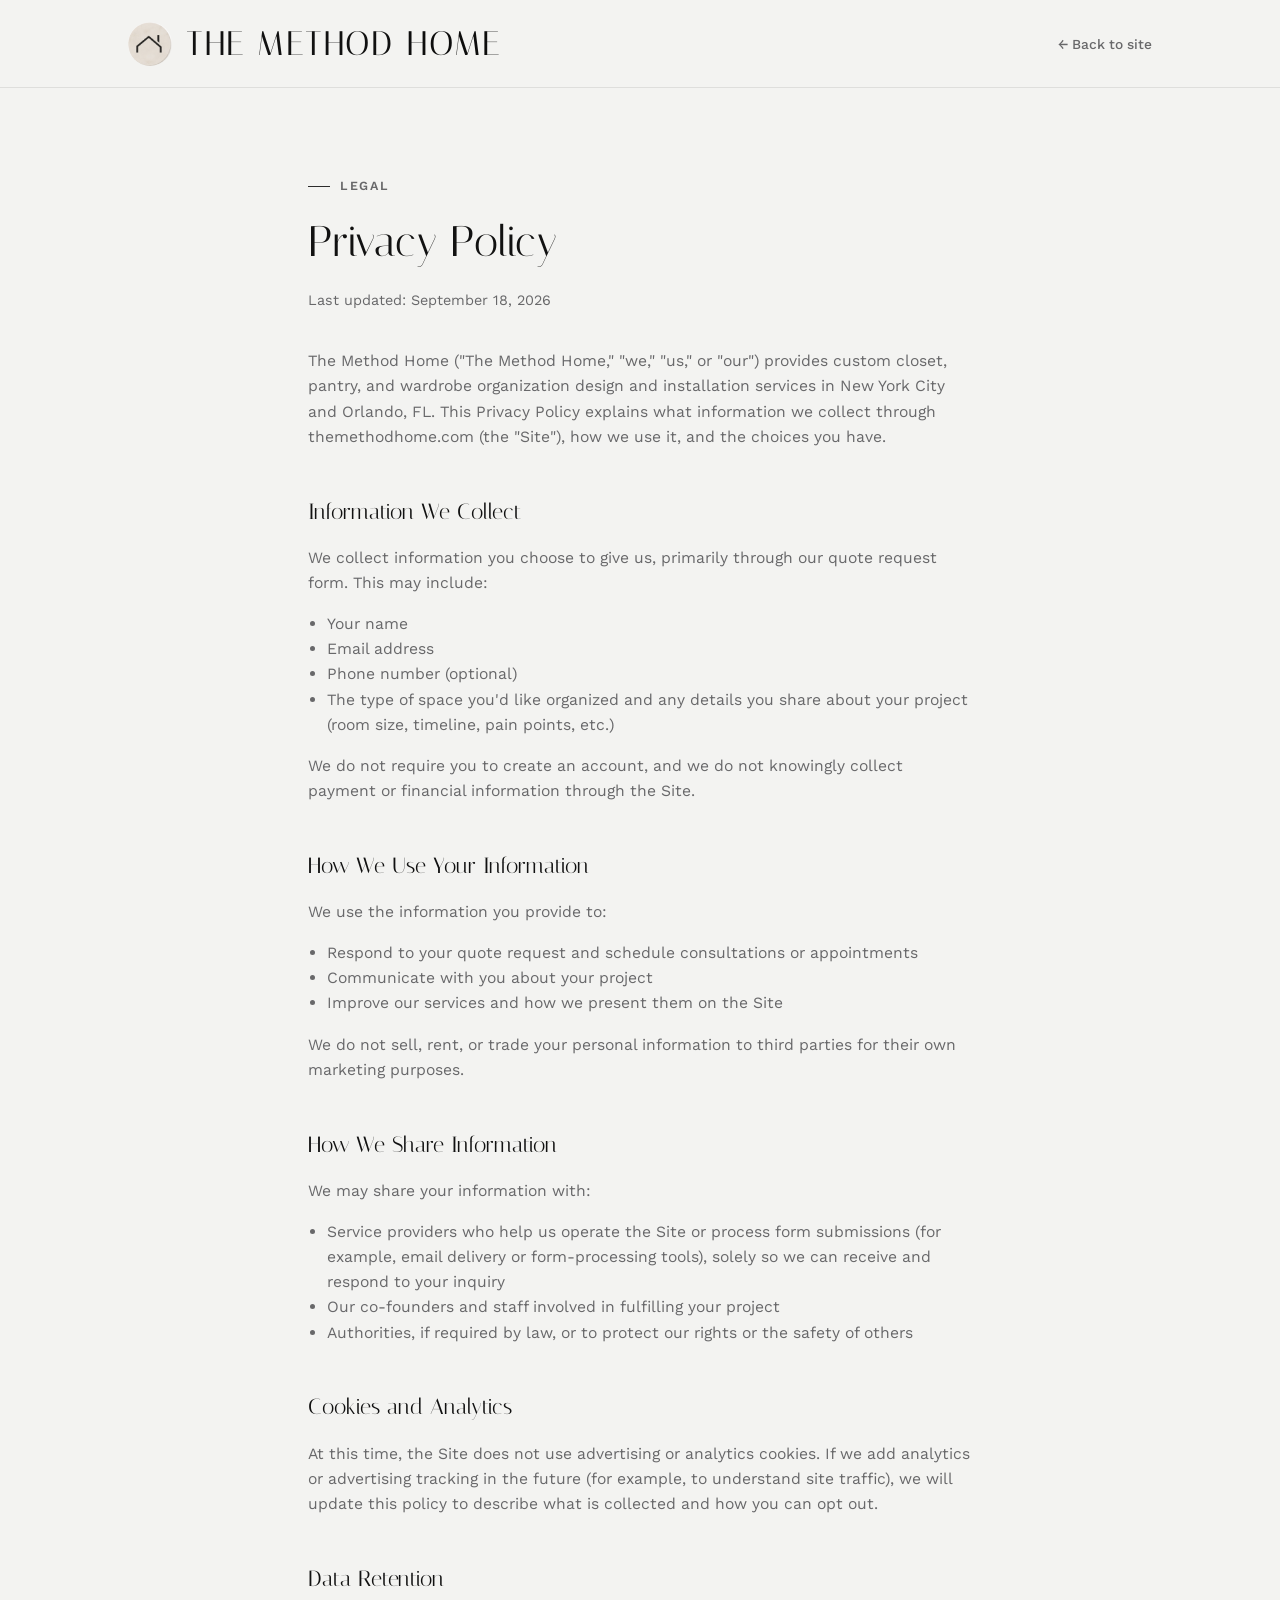
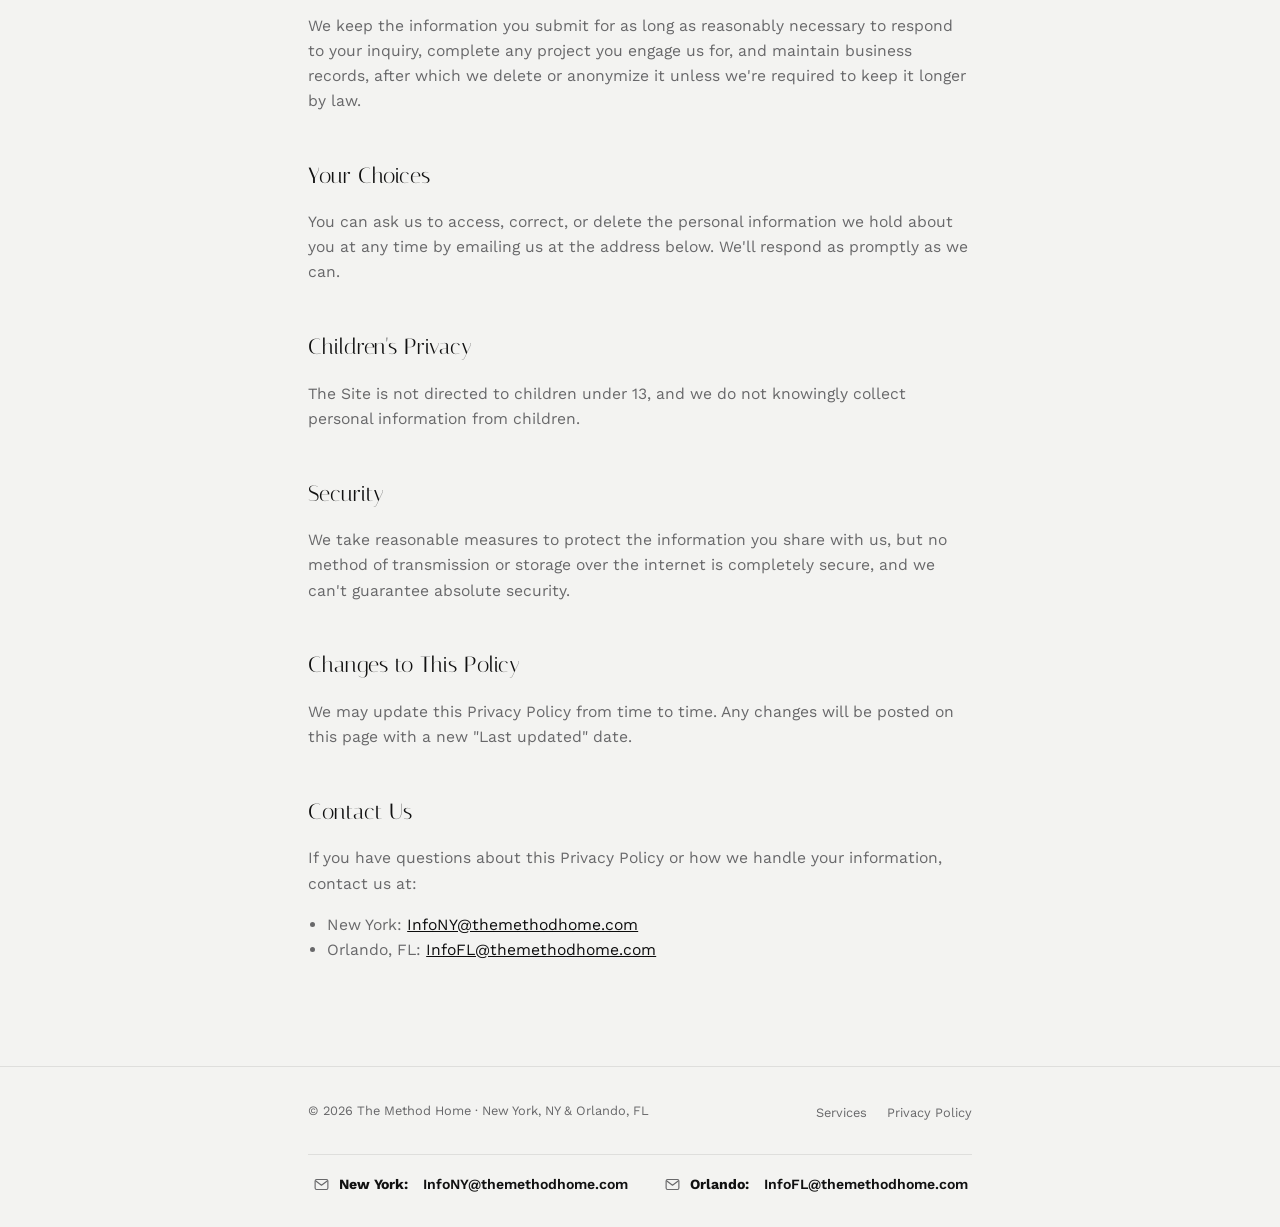
<file: privacy.html>
<!doctype html>
<!-- Google tag (gtag.js) -->
<script async src="https://www.googletagmanager.com/gtag/js?id=G-TJS0H1NBZN"></script>
<script>
  window.dataLayer = window.dataLayer || [];
  function gtag(){dataLayer.push(arguments);}
  gtag('js', new Date());
  gtag('config', 'G-TJS0H1NBZN');
</script>
<title>Privacy Policy | The Method Home</title>
<meta charset="utf-8">
<meta name="viewport" content="width=device-width, initial-scale=1">
<meta name="description" content="Privacy Policy for The Method Home, a closet, pantry, and wardrobe organization company serving New York City and Orlando, FL.">
<meta name="robots" content="noindex, follow">
<link rel="canonical" href="https://themethodhome.com/privacy.html">
<link rel="icon" type="image/png" sizes="32x32" href="favicon-32.png">
<link rel="icon" type="image/png" sizes="192x192" href="favicon-192.png">
<link rel="apple-touch-icon" href="apple-touch-icon.png">
<link rel="preconnect" href="https://fonts.googleapis.com">
<link rel="preconnect" href="https://fonts.gstatic.com" crossorigin>
<link rel="stylesheet" href="https://fonts.googleapis.com/css2?family=Italiana&family=Work+Sans:wght@400;500;600&display=swap">
<style>
  :root{
    --ground:#F3F3F1;
    --surface:#E7E7E5;
    --surface-raised:#FFFFFF;
    --ink:#111111;
    --ink-soft:#68686A;
    --accent:#2C2C2C;
    --accent-deep:#0D0D0D;
    --line:#DEDEDC;
    --radius-lg:20px;
    --shadow: 0 1px 2px rgba(17,17,17,.04), 0 20px 40px -22px rgba(17,17,17,.16);
  }
  *{box-sizing:border-box;}
  body{
    margin:0; background:var(--ground); color:var(--ink);
    font-family:"Work Sans", "Segoe UI", system-ui, sans-serif;
    line-height:1.6;
  }
  .wrap{max-width:760px; margin:0 auto; padding:0 clamp(20px,5vw,48px);}

  header.site{
    border-bottom:1px solid var(--line);
  }
  .nav{
    display:flex; align-items:center; justify-content:space-between;
    padding:16px clamp(20px,5vw,48px);
    max-width:1120px; margin:0 auto;
  }
  .wordmark{
    display:flex; align-items:center; gap:14px;
    font-family:"Italiana", serif; font-weight:400;
    font-size:clamp(1.5rem, 3vw, 2.15rem);
    text-transform:uppercase; letter-spacing:.045em;
    text-decoration:none; color:var(--ink); white-space:nowrap;
  }
  .wordmark em{color:var(--accent-deep); font-style:normal;}
  .wordmark-badge{width:clamp(32px, 4vw, 44px); height:clamp(32px, 4vw, 44px); border-radius:50%; object-fit:cover; flex-shrink:0;}
  .back-link{font-size:.86rem; font-weight:500; color:var(--ink-soft); text-decoration:none;}
  .back-link:hover{color:var(--accent-deep);}

  main{padding:clamp(48px,8vw,88px) 0;}
  .eyebrow{
    font-family:"Work Sans", sans-serif; font-size:.78rem; font-weight:600;
    text-transform:uppercase; letter-spacing:.14em; color:var(--ink-soft);
    display:flex; align-items:center; gap:10px; margin:0 0 .9em;
  }
  .eyebrow::before{content:""; width:22px; height:1px; background:var(--accent); display:inline-block;}
  h1{
    font-family:"Italiana", serif; font-weight:400; font-size:clamp(2rem,4vw,2.7rem);
    margin:0 0 .3em; color:var(--ink);
  }
  .updated{color:var(--ink-soft); font-size:.9rem; margin:0 0 2.5em;}
  h2{
    font-family:"Italiana", serif; font-weight:400; font-size:1.4rem;
    margin:2em 0 .6em; color:var(--ink);
  }
  p, li{color:var(--ink-soft); font-size:.98rem;}
  ul{padding-left:1.2em;}
  a{color:var(--accent-deep);}

  footer{border-top:1px solid var(--line); padding:32px 0;}
  footer .wrap{display:flex; justify-content:space-between; align-items:center; flex-wrap:wrap; gap:12px;}
  footer p{margin:0; font-size:.8rem; color:var(--ink-soft);}
  footer .foot-links{display:flex; gap:20px; list-style:none; padding:0; margin:0;}
  footer .foot-links a{font-size:.8rem; color:var(--ink-soft); text-decoration:none;}
  footer .foot-links a:hover{color:var(--accent-deep);}
  footer .foot-emails{width:100%; display:flex; justify-content:center; gap:36px; flex-wrap:wrap; margin-top:18px; padding-top:18px; border-top:1px solid var(--line);}
  footer .foot-email{display:flex; align-items:center; gap:9px; font-size:.88rem; font-weight:600; color:var(--ink); text-decoration:none;}
  footer .foot-email svg{width:17px; height:17px; flex-shrink:0; color:var(--ink-soft);}
  footer .foot-email strong{font-weight:700; margin-right:2px;}
  footer .foot-email:hover{color:var(--accent-deep);}
  footer .foot-email:hover svg{color:var(--accent-deep);}
</style>

<header class="site">
  <nav class="nav">
    <a class="wordmark" href="index.html"><img src="nav-badge.png" class="wordmark-badge" alt="" width="44" height="44">The Method <em>Home</em></a>
    <a class="back-link" href="index.html">&larr; Back to site</a>
  </nav>
</header>

<main>
  <div class="wrap">
    <p class="eyebrow">Legal</p>
    <h1>Privacy Policy</h1>
    <p class="updated">Last updated: September 18, 2026</p>

    <p>The Method Home ("The Method Home," "we," "us," or "our") provides custom closet, pantry, and wardrobe organization design and installation services in New York City and Orlando, FL. This Privacy Policy explains what information we collect through themethodhome.com (the "Site"), how we use it, and the choices you have.</p>

    <h2>Information We Collect</h2>
    <p>We collect information you choose to give us, primarily through our quote request form. This may include:</p>
    <ul>
      <li>Your name</li>
      <li>Email address</li>
      <li>Phone number (optional)</li>
      <li>The type of space you'd like organized and any details you share about your project (room size, timeline, pain points, etc.)</li>
    </ul>
    <p>We do not require you to create an account, and we do not knowingly collect payment or financial information through the Site.</p>

    <h2>How We Use Your Information</h2>
    <p>We use the information you provide to:</p>
    <ul>
      <li>Respond to your quote request and schedule consultations or appointments</li>
      <li>Communicate with you about your project</li>
      <li>Improve our services and how we present them on the Site</li>
    </ul>
    <p>We do not sell, rent, or trade your personal information to third parties for their own marketing purposes.</p>

    <h2>How We Share Information</h2>
    <p>We may share your information with:</p>
    <ul>
      <li>Service providers who help us operate the Site or process form submissions (for example, email delivery or form-processing tools), solely so we can receive and respond to your inquiry</li>
      <li>Our co-founders and staff involved in fulfilling your project</li>
      <li>Authorities, if required by law, or to protect our rights or the safety of others</li>
    </ul>

    <h2>Cookies and Analytics</h2>
    <p>At this time, the Site does not use advertising or analytics cookies. If we add analytics or advertising tracking in the future (for example, to understand site traffic), we will update this policy to describe what is collected and how you can opt out.</p>

    <h2>Data Retention</h2>
    <p>We keep the information you submit for as long as reasonably necessary to respond to your inquiry, complete any project you engage us for, and maintain business records, after which we delete or anonymize it unless we're required to keep it longer by law.</p>

    <h2>Your Choices</h2>
    <p>You can ask us to access, correct, or delete the personal information we hold about you at any time by emailing us at the address below. We'll respond as promptly as we can.</p>

    <h2>Children's Privacy</h2>
    <p>The Site is not directed to children under 13, and we do not knowingly collect personal information from children.</p>

    <h2>Security</h2>
    <p>We take reasonable measures to protect the information you share with us, but no method of transmission or storage over the internet is completely secure, and we can't guarantee absolute security.</p>

    <h2>Changes to This Policy</h2>
    <p>We may update this Privacy Policy from time to time. Any changes will be posted on this page with a new "Last updated" date.</p>

    <h2>Contact Us</h2>
    <p>If you have questions about this Privacy Policy or how we handle your information, contact us at:</p>
    <ul>
      <li>New York: <a href="mailto:InfoNY@themethodhome.com">InfoNY@themethodhome.com</a></li>
      <li>Orlando, FL: <a href="mailto:InfoFL@themethodhome.com">InfoFL@themethodhome.com</a></li>
    </ul>

  </div>
</main>

<footer>
  <div class="wrap">
    <p>&copy; 2026 The Method Home &middot; New York, NY &amp; Orlando, FL</p>
    <ul class="foot-links">
      <li><a href="index.html#services">Services</a></li>
      <li><a href="privacy.html">Privacy Policy</a></li>
    </ul>
    <div class="foot-emails">
      <a class="foot-email" href="mailto:InfoNY@themethodhome.com"><svg viewBox="0 0 24 24" fill="none" stroke="currentColor" stroke-width="1.6" stroke-linecap="round" stroke-linejoin="round"><rect x="3" y="5" width="18" height="14" rx="2"/><path d="M4 7l8 6 8-6"/></svg><strong>New York:</strong>&nbsp;InfoNY@themethodhome.com</a>
      <a class="foot-email" href="mailto:InfoFL@themethodhome.com"><svg viewBox="0 0 24 24" fill="none" stroke="currentColor" stroke-width="1.6" stroke-linecap="round" stroke-linejoin="round"><rect x="3" y="5" width="18" height="14" rx="2"/><path d="M4 7l8 6 8-6"/></svg><strong>Orlando:</strong>&nbsp;InfoFL@themethodhome.com</a>
    </div>
  </div>
</footer>
</file>
<file: styles.css>
:root{
    color-scheme:light;
    --ground:#F3F3F1;
    --surface:#E7E7E5;
    --raised:#FFFFFF;
    --ink:#111111;
    --ink-soft:#45454A;      /* was #68686A: darker for readability */
    --ink-mute:#5C5C61;
    --accent-deep:#0D0D0D;   /* buttons stay black */
    --accent:#2C2C2C;
    --wood:#D3AF80;
    --wood-ink:#7A5634;      /* new text accent: labels, links, icons */
    --wood-tint:#F4ECDF;
    --line:#DEDEDC;
    --ok:#2FAE4E;
    --radius-sm:8px; --radius-md:14px; --radius-lg:20px;
    --shadow:0 1px 2px rgba(17,17,17,.04), 0 20px 40px -22px rgba(17,17,17,.16);
    --display:"Italiana", Georgia, "Times New Roman", serif;
    --body:"Work Sans", "Segoe UI", system-ui, sans-serif;
  }
  *{box-sizing:border-box;}
  [hidden]{display:none !important;}
  html{scroll-behavior:smooth;}
  @media (prefers-reduced-motion: reduce){ html{scroll-behavior:auto;} *{animation-duration:.01ms !important; animation-iteration-count:1 !important; transition-duration:.01ms !important;} }
  body{margin:0; background:var(--ground); color:var(--ink); font-family:var(--body); font-size:17px; line-height:1.6; -webkit-font-smoothing:antialiased;}
  img{max-width:100%;}
  a{color:inherit;}
  h1,h2,h3{font-family:var(--display); font-weight:400; line-height:1.14; letter-spacing:.01em; text-wrap:balance; margin:0; color:var(--ink);}
  .wrap{max-width:1120px; margin:0 auto; padding-left:max(20px, env(safe-area-inset-left,0px)); padding-right:max(20px, env(safe-area-inset-right,0px));}
  @media (min-width:700px){ .wrap{padding-left:48px; padding-right:48px;} }


  .eyebrow{font-size:.78rem; font-weight:600; letter-spacing:.14em; text-transform:uppercase; color:var(--wood-ink); margin:0 0 .9em; display:flex; align-items:center; gap:.6em;}
  .eyebrow::before{content:""; width:22px; height:1px; background:var(--wood); display:inline-block;}

  a:focus-visible, button:focus-visible, input:focus-visible, select:focus-visible, textarea:focus-visible, summary:focus-visible{outline:3px solid var(--wood-ink); outline-offset:3px; border-radius:6px;}

  /* nav */
  body::before{content:""; position:fixed; inset:0 0 auto; height:env(safe-area-inset-top,0px); z-index:30; background:var(--ground);}
  header.site{position:sticky; top:env(safe-area-inset-top,0px); z-index:20; background:color-mix(in srgb, var(--ground) 88%, transparent); backdrop-filter:blur(10px); border-bottom:1px solid var(--line);}
  .nav{display:flex; align-items:center; justify-content:space-between; gap:16px; padding-block:14px;}
  .wordmark{display:flex; align-items:center; gap:12px; font-family:var(--display); font-size:clamp(1.35rem,3vw,2rem); text-transform:uppercase; letter-spacing:.045em; text-decoration:none; white-space:nowrap;}
  .wordmark img{width:clamp(32px,4vw,42px); height:auto; border-radius:50%;}
  .nav-links{display:flex; gap:clamp(14px,2.4vw,28px); align-items:center; list-style:none; margin:0; padding:0;}
  .nav-links a{text-decoration:none; font-size:.92rem; font-weight:500; color:var(--ink-soft);}
  .nav-links a:hover{color:var(--ink);}
  .nav-cta{display:inline-block; padding:.6em 1.2em; background:var(--accent-deep); color:#FFFFFF !important; border-radius:999px; font-weight:600 !important;}
  .nav-cta:hover{background:var(--accent);}
  .nav-toggle{display:none; background:none; border:0; padding:8px; color:var(--ink); cursor:pointer;}
  @media (max-width:860px){ .nav-links li:not(:last-child){display:none;} }
  @media (max-width:520px){ .nav-links{display:none;} .nav-toggle{display:flex;} }

  section{padding-block:clamp(56px,8vw,96px); scroll-margin-top:84px;}
  .section-head{max-width:62ch; margin-bottom:clamp(30px,5vw,48px);}
  .section-head h2{font-size:clamp(1.9rem,3.2vw,2.6rem);}
  .section-head p:not(.eyebrow){color:var(--ink-soft); font-size:1.06rem; margin:.8em 0 0; max-width:54ch;}

  .btn{display:inline-flex; align-items:center; justify-content:center; gap:.5em; padding:.9em 1.6em; border-radius:999px; font-size:.95rem; font-weight:600; text-decoration:none; border:1px solid transparent; cursor:pointer; font-family:inherit; transition:transform .15s ease, background .15s ease, border-color .15s ease;}
  .btn:hover{transform:translateY(-1px);}
  .btn-primary{background:var(--accent-deep); color:#FFFFFF; box-shadow:0 10px 24px -12px rgba(13,13,13,.45);}
  .btn-primary:hover{background:var(--accent);}
  .btn-ghost{background:var(--raised); color:var(--ink); border-color:var(--line);}
  .btn-ghost:hover{border-color:var(--ink-soft);}
  .btn-wood{background:var(--wood); color:var(--accent-deep);}
  .btn-wood:hover{background:#DDBD92;}

  /* hero */
  .hero{padding-block:clamp(40px,6vw,72px) clamp(40px,6vw,64px); border-bottom:1px solid var(--line);}
  .hero .wrap{display:grid; grid-template-columns:1.1fr .9fr; gap:clamp(32px,5vw,64px); align-items:center;}
  @media (max-width:860px){ .hero .wrap{grid-template-columns:1fr;} }
  .hero h1{font-size:clamp(2.5rem,5vw,3.9rem);}
  .hero h1 i{font-style:normal; color:var(--wood-ink);}
  .lede{font-size:1.14rem; color:var(--ink-soft); max-width:44ch; margin:1.1em 0 0;}
  .hero-ctas{display:flex; gap:12px; margin-top:1.8em; flex-wrap:wrap;}
  .status-badge{display:inline-flex; align-items:center; gap:9px; margin-top:1.4em; font-size:.88rem; font-weight:600; color:var(--ink);}
  .status-dot{position:relative; width:8px; height:8px; border-radius:50%; background:var(--ok);}
  .status-dot::before{content:""; position:absolute; inset:-5px; border-radius:50%; background:var(--ok); opacity:.5; animation:pulse 1.8s ease-out infinite;}
  @keyframes pulse{0%{transform:scale(.5); opacity:.6;} 70%{transform:scale(2.4); opacity:0;} 100%{opacity:0;}}
  .trust{list-style:none; margin:1.6em 0 0; padding:1.3em 0 0; border-top:1px solid var(--line); display:grid; grid-template-columns:repeat(2, minmax(0,1fr)); gap:12px 20px; max-width:520px;}
  .trust li{display:flex; align-items:center; gap:10px; font-size:.95rem; font-weight:500; color:var(--ink);}
  .trust svg{width:18px; height:18px; flex:none; color:var(--wood-ink);}

  /* animated closet (hero) */
  .organize{background:var(--raised); border:1px solid var(--line); border-radius:var(--radius-lg); box-shadow:var(--shadow); padding:clamp(20px,3.5vw,30px); max-width:480px; width:100%; justify-self:center;}
  .closet{display:block; width:100%; height:auto; overflow:visible;}
  .closet .frame{fill:#F1E6D2; stroke:var(--ink); stroke-width:1.6;}
  .closet .line{fill:none; stroke:var(--ink); stroke-width:1.4;}
  .closet .rod{fill:none; stroke:#B08D52; stroke-width:3.4; stroke-linecap:round;}
  .closet .dim path{fill:none; stroke:var(--wood-ink); stroke-width:1; stroke-dasharray:400; stroke-dashoffset:0;}
  .closet .dim-bg{fill:var(--raised);}
  .closet .dim text{font:600 11px var(--body); fill:var(--wood-ink); text-anchor:middle; letter-spacing:.04em;}
  .closet .box{fill:#1A1A1A; stroke:var(--ink); stroke-width:1.2;}
  .closet .box2{fill:#C9A877; stroke:var(--ink); stroke-width:1.2;}
  .closet .hanger{fill:none; stroke:#B08D52; stroke-width:1.6; stroke-linecap:round; stroke-linejoin:round;}
  .closet .g, .closet .fold{stroke:var(--ink); stroke-width:1.2;}
  .closet .c-walnut{fill:#6B4A30;} .closet .c-oak{fill:#C9A877;} .closet .c-greige{fill:#C9C2B3;}
  .closet .c-white{fill:#FBFAF7;} .closet .c-black{fill:#1A1A1A;}
  .closet .basket{fill:#DCC4A0; stroke:var(--ink); stroke-width:1.2;}
  .closet .weave{fill:none; stroke:#A9835A; stroke-width:1;}
  .closet .drawer{fill:#6B4A30; stroke:var(--ink); stroke-width:1.2;}
  .closet .pull{stroke:#D9B676; stroke-width:3.4; stroke-linecap:round;}
  .closet .shoe{fill:var(--ink);} .closet .shoe.alt{fill:#6B4A30;}
  .closet .tag{fill:var(--raised); stroke:var(--wood-ink); stroke-width:1;}
  .closet .tag-t{font:700 7px var(--body); fill:var(--wood-ink); text-anchor:middle; letter-spacing:.08em;}

  .closet .it{transform-box:fill-box; transform-origin:center; transition:opacity .45s ease, transform .6s cubic-bezier(.2,.7,.3,1), stroke-dashoffset .9s ease; transition-delay:calc(var(--i) * .13s);}
  .closet.reset .it{opacity:0; transition:none;}
  .closet.reset .slide{transform:translateX(-28px);}
  .closet.reset .drop{transform:translateY(-26px);}
  .closet.reset .rise{transform:translateY(14px);}
  .closet.reset .pop{transform:scale(.4);}
  .closet.reset .draw{opacity:1;}
  .closet.reset .draw path{stroke-dashoffset:400; transition:none;}
  .closet .draw path{transition:stroke-dashoffset .9s ease; transition-delay:calc(var(--i) * .25s);}
  .closet.reset .draw text, .closet.reset .draw rect{opacity:0;}
  .closet .draw text, .closet .draw rect{transition:opacity .3s ease .7s;}

  .closet-status{display:flex; align-items:center; justify-content:center; gap:9px; margin:14px 0 0; font-size:.95rem; font-weight:600; color:var(--ink); min-height:1.6em;}
  .status-check{width:22px; height:22px; border-radius:50%; background:var(--ok); color:#FFFFFF; display:flex; align-items:center; justify-content:center; transition:transform .3s ease, opacity .3s ease;}
  .status-check svg{width:13px; height:13px;}
  .closet-status.working .status-check{opacity:0; transform:scale(.4);}
  .space-chips{display:flex; flex-wrap:wrap; justify-content:center; gap:8px; margin-top:16px; padding-top:16px; border-top:1px solid var(--line);}
  .space-label{width:100%; text-align:center; font-size:.76rem; font-weight:600; letter-spacing:.12em; text-transform:uppercase; color:var(--wood-ink); margin-bottom:2px;}
  .space-chips a{font-size:.88rem; font-weight:500; text-decoration:none; padding:.42em .9em; border-radius:999px; background:var(--wood-tint); color:var(--ink); transition:background .15s ease, color .15s ease;}
  .space-chips a:hover{background:var(--accent-deep); color:#FFFFFF;}

  /* services */
  .service-grid{display:grid; grid-template-columns:repeat(3,minmax(0,1fr)); gap:20px;}
  @media (max-width:900px){ .service-grid{grid-template-columns:repeat(2,minmax(0,1fr));} }
  @media (max-width:560px){ .service-grid{grid-template-columns:1fr;} }
  .service-card{position:relative; display:flex; flex-direction:column; padding:28px 26px; border-radius:var(--radius-lg); background:var(--raised); border:1px solid var(--line); text-decoration:none; transition:transform .2s ease, box-shadow .2s ease, border-color .2s ease;}
  .service-card:hover{transform:translateY(-3px); box-shadow:var(--shadow); border-color:var(--wood);}
  .service-card .icon{width:46px; height:46px; border-radius:12px; background:var(--wood-tint); color:var(--wood-ink); display:flex; align-items:center; justify-content:center; margin-bottom:18px;}
  .service-card .icon svg{width:23px; height:23px;}
  .service-card h3{font-family:var(--body); font-size:1.12rem; font-weight:600; margin-bottom:.45em;}
  .service-card p{color:var(--ink-soft); font-size:1rem; margin:0;}
  .service-card .card-link{margin-top:auto; padding-top:18px; font-size:.92rem; font-weight:600; color:var(--wood-ink);}
  .service-card .card-link span{display:inline-block; transition:transform .15s ease;}
  .service-card:hover .card-link span{transform:translateX(3px);}

  .consult{display:flex; align-items:center; gap:22px; flex-wrap:wrap; margin-top:22px; padding:26px 30px; background:var(--accent-deep); color:#FFFFFF; border-radius:var(--radius-lg);}
  .consult h3{color:#FFFFFF; font-family:var(--body); font-size:1.12rem; font-weight:600; margin-bottom:.3em;}
  .consult p{margin:0; color:#D6D6D3; font-size:1rem;}
  .consult > div{flex:1; min-width:240px;}


  /* process */
  #process{background:var(--surface);}
  .process-list{display:grid; grid-template-columns:repeat(4,minmax(0,1fr)); gap:28px; position:relative;}
  @media (max-width:860px){ .process-list{grid-template-columns:repeat(2,minmax(0,1fr));} }
  @media (max-width:520px){ .process-list{grid-template-columns:1fr;} }
  .process-list::before{content:""; position:absolute; top:19px; left:40px; right:40px; height:1px; background:var(--wood); opacity:.7;}
  @media (max-width:860px){ .process-list::before{display:none;} }
  .num{position:relative; width:38px; height:38px; border-radius:50%; background:var(--raised); color:var(--wood-ink); border:1px solid var(--wood); display:flex; align-items:center; justify-content:center; font-weight:600; font-size:.92rem; font-variant-numeric:tabular-nums; margin-bottom:1em;}
  .process-step h3{font-family:var(--body); font-size:1.08rem; font-weight:600; margin-bottom:.4em;}
  .process-step p{color:var(--ink-soft); font-size:1rem; margin:0;}

  /* inspiration */
  .inspo-wrap{display:grid; grid-template-columns:1fr 1fr; gap:clamp(28px,4vw,56px); align-items:center;}
  @media (max-width:860px){ .inspo-wrap{grid-template-columns:1fr;} }
  .inspo-photo{margin:0; border-radius:var(--radius-lg); overflow:hidden; box-shadow:var(--shadow); max-height:620px;}
  .inspo-photo img{display:block; width:100%; height:100%; object-fit:cover;}
  .finishes{display:flex; flex-wrap:wrap; gap:14px 18px; margin-top:1.6em;}
  .finish{display:flex; align-items:center; gap:10px; font-size:.92rem; font-weight:500;}
  .finish i{width:28px; height:28px; border-radius:50%; border:1px solid var(--line); flex:none;}

  /* founders */
  #founder{background:var(--surface);}
  .founder-card{display:grid; grid-template-columns:auto 1fr; gap:clamp(24px,5vw,56px); align-items:center; background:var(--raised); border-radius:var(--radius-lg); border:1px solid var(--line); padding:clamp(24px,4vw,40px);}
  @media (max-width:720px){ .founder-card{grid-template-columns:1fr;} }
  .stack{display:flex;}
  .avatar{width:92px; height:92px; border-radius:50%; background:var(--accent-deep); color:#FFFFFF; display:flex; align-items:center; justify-content:center; font-family:var(--display); font-size:1.9rem; border:4px solid var(--raised); flex:none;}
  .avatar + .avatar{margin-left:-20px;}
  .avatar:nth-child(2){background:var(--accent);}
  .avatar:nth-child(3){background:var(--wood-ink);}
  .founder-names{font-family:var(--display); font-size:1.4rem; margin:12px 0 0;}
  .founder-card blockquote{margin:0; font-family:var(--display); font-size:clamp(1.35rem,2.4vw,1.8rem); line-height:1.35;}
  .founder-card blockquote span{color:var(--wood-ink);}
  .founder-card .bio{margin:1em 0 0; color:var(--ink-soft); max-width:60ch;}
  .proof{display:grid; grid-template-columns:repeat(3,minmax(0,1fr)); gap:16px; margin-top:20px;}
  @media (max-width:720px){ .proof{grid-template-columns:1fr;} }
  .proof div{padding:20px 22px; border-radius:var(--radius-md); background:var(--raised); border:1px solid var(--line);}
  .proof b{display:block; font-family:var(--display); font-weight:400; font-size:2.3rem; line-height:1;}
  .proof small{display:block; color:var(--ink-soft); font-size:.95rem; margin-top:8px;}

  .why{list-style:none; padding:0; margin:36px 0 0; display:grid; grid-template-columns:repeat(3,minmax(0,1fr)); gap:24px;}
  @media (max-width:820px){ .why{grid-template-columns:1fr;} }
  .why li{display:flex; gap:14px;}
  .why svg{width:22px; height:22px; flex:none; color:var(--wood-ink); margin-top:2px;}
  .why h4{margin:0 0 .25em; font-size:1.02rem; font-weight:600;}
  .why p{margin:0; color:var(--ink-soft); font-size:.98rem;}

  /* service area */
  .region-grid{display:grid; grid-template-columns:1fr 1fr; gap:20px;}
  @media (max-width:640px){ .region-grid{grid-template-columns:1fr;} }
  .region-card{background:var(--raised); border:1px solid var(--line); border-radius:var(--radius-lg); padding:clamp(22px,4vw,30px);}
  .region-card h3{font-size:1.45rem; margin-bottom:.3em;}
  .region-card p{color:var(--ink-soft); margin:0;}
  .tags{display:flex; flex-wrap:wrap; gap:8px; margin-top:1.1em;}
  .tags span{font-size:.88rem; font-weight:500; color:var(--ink-soft); background:var(--ground); border:1px solid var(--line); border-radius:999px; padding:.4em .9em;}
  .region-email{display:inline-flex; align-items:center; gap:8px; margin-top:1.2em; font-weight:600; color:var(--wood-ink); text-decoration:none; overflow-wrap:anywhere;}
  .region-email svg{width:18px; height:18px; flex:none;}
  .region-email:hover{text-decoration:underline;}

  /* reviews */
  #reviews{background:var(--surface);}
  .review-empty{display:flex; flex-wrap:wrap; align-items:center; justify-content:space-between; gap:18px; background:var(--raised); border:1px dashed var(--wood); border-radius:var(--radius-lg); padding:28px 30px;}
  .review-empty h3{font-family:var(--body); font-size:1.12rem; font-weight:600;}
  .review-empty p{margin:.3em 0 0; color:var(--ink-soft);}
  .stars{display:flex; gap:4px; color:var(--wood);}
  .stars svg{width:20px; height:20px; fill:currentColor;}

  /* faq */
  .faq-list{display:flex; flex-direction:column; gap:10px; max-width:780px;}
  .faq-item{background:var(--raised); border:1px solid var(--line); border-radius:var(--radius-md); padding:0 24px;}
  .faq-item summary{list-style:none; cursor:pointer; padding:20px 0; font-weight:600; font-size:1.05rem; display:flex; justify-content:space-between; gap:16px; align-items:center;}
  .faq-item summary::-webkit-details-marker{display:none;}
  .faq-item summary::after{content:"+"; font-size:1.5rem; font-weight:400; line-height:1; color:var(--wood-ink); transition:transform .2s ease;}
  .faq-item[open] summary::after{transform:rotate(45deg);}
  .faq-item p{margin:0 0 20px; color:var(--ink-soft); font-size:1rem; max-width:64ch;}

  /* contact */
  #contact .wrap{display:grid; grid-template-columns:.9fr 1.1fr; gap:clamp(32px,5vw,64px);}
  @media (max-width:860px){ #contact .wrap{grid-template-columns:1fr;} }
  #contact h2{font-size:clamp(1.9rem,3.2vw,2.6rem);}
  .contact-intro{color:var(--ink-soft); margin:.8em 0 0; max-width:42ch;}
  .next-steps{list-style:none; margin:1.8em 0 0; padding:0; display:flex; flex-direction:column; gap:14px;}
  .next-steps li{display:flex; gap:12px; align-items:flex-start;}
  .next-steps b{flex:none; width:28px; height:28px; border-radius:50%; background:var(--wood-tint); color:var(--wood-ink); display:flex; align-items:center; justify-content:center; font-size:.85rem;}
  .next-steps span{color:var(--ink-soft);}
  .next-steps strong{color:var(--ink); font-weight:600;}

  .form-card{background:var(--raised); border:1px solid var(--line); border-radius:var(--radius-lg); padding:clamp(22px,4vw,34px); box-shadow:var(--shadow); min-width:0;}
  .tabs{display:flex; gap:6px; padding:5px; background:var(--ground); border-radius:999px; margin-bottom:22px;}
  .tab{flex:1; border:0; background:transparent; padding:.7em 1em; border-radius:999px; font-family:inherit; font-size:.92rem; font-weight:600; color:var(--ink-soft); cursor:pointer;}
  .tab[aria-selected="true"]{background:var(--raised); color:var(--ink); box-shadow:0 1px 3px rgba(17,17,17,.12);}
  .field{display:flex; flex-direction:column; gap:.4em; margin-bottom:16px; min-width:0;}
  .row{display:grid; grid-template-columns:1fr 1fr; gap:14px;}
  @media (max-width:480px){ .row{grid-template-columns:1fr;} }
  label{font-size:.88rem; font-weight:600; color:var(--ink);}
  label .opt{font-weight:400; color:var(--ink-mute);}
  input, select, textarea{border:1px solid #CFCFCC; border-radius:var(--radius-sm); background:var(--ground); color:var(--ink); padding:.75em .85em; font-size:1rem; width:100%; font-family:inherit;}
  textarea{resize:vertical; min-height:96px;}
  .form-card .btn{width:100%; margin-top:4px;}
  .fine{font-size:.86rem; color:var(--ink-mute); margin:12px 0 0; text-align:center;}
  .done{text-align:left;}
  .done h3{font-size:1.7rem; margin:10px 0 .3em;}
  .done p{color:var(--ink-soft); margin:0 0 1em;}
  .done ol{margin:0 0 1.2em; padding-left:1.2em; color:var(--ink-soft);}
  .done ol li{margin-bottom:.4em;}
  .done svg{width:44px; height:44px; color:var(--ok);}

  /* footer */
  footer{border-top:1px solid var(--line); padding-block:40px; background:var(--raised);}
  .foot{display:grid; grid-template-columns:1.2fr 1fr 1fr; gap:28px;}
  @media (max-width:760px){ .foot{grid-template-columns:1fr;} }
  .foot h4{margin:0 0 10px; font-size:.78rem; letter-spacing:.12em; text-transform:uppercase; color:var(--ink-mute);}
  .foot p, .foot a{font-size:.95rem; color:var(--ink-soft); text-decoration:none; margin:0;}
  .foot a:hover{color:var(--wood-ink);}
  .foot ul{list-style:none; margin:0; padding:0; display:flex; flex-direction:column; gap:6px;}
  .foot .brand{font-family:var(--display); font-size:1.5rem; text-transform:uppercase; letter-spacing:.04em; color:var(--ink); margin-bottom:8px;}
  .copy{margin-top:28px; padding-top:18px; border-top:1px solid var(--line); font-size:.85rem; color:var(--ink-mute);}

  /* mobile contact bar */
  .mobile-bar{display:none; position:fixed; left:0; right:0; bottom:0; z-index:15; padding:10px max(16px, env(safe-area-inset-right,0px)) calc(10px + env(safe-area-inset-bottom,0px)) max(16px, env(safe-area-inset-left,0px)); background:var(--raised); border-top:1px solid var(--line); box-shadow:0 -8px 24px -12px rgba(17,17,17,.15); gap:8px; transition:transform .25s ease;}
  .mobile-bar.is-hidden{transform:translateY(110%);}
  .mobile-bar .btn{padding:.8em 1em; font-size:.9rem;}
  .mobile-bar .btn-primary{flex:1.6;}
  .mobile-bar .btn-ghost{flex:1; padding-inline:.7em;}
  .text-us{margin:1.6em 0 0; color:var(--ink-soft);}
  .text-us a{font-weight:600; color:var(--wood-ink); text-decoration:none; border-bottom:1px solid var(--wood);}
  .mobile-bar svg{width:17px; height:17px;}
  @media (max-width:760px){ .mobile-bar{display:flex;} body{padding-bottom:84px;} }
  .nav-mobile{display:flex; flex-direction:column; padding-block:4px 18px; border-bottom:1px solid var(--line); background:var(--raised);}
  .nav-mobile a{padding:13px 2px; text-decoration:none; color:var(--ink); font-size:1rem; font-weight:500; border-bottom:1px solid var(--line);}
  .nav-mobile a.btn{color:#FFFFFF; border-bottom:none; margin-top:12px;}
  @media (min-width:521px){ .nav-mobile{display:none !important;} }
  .honeypot{position:absolute; left:-9999px; top:-9999px; opacity:0; height:0; width:0;}
  .form-msg{margin:12px 0 0; font-size:.92rem; color:#a3352c;}
  .cf-turnstile{margin-bottom:14px;}
  .review-grid{display:grid; grid-template-columns:repeat(3,minmax(0,1fr)); gap:20px;}
  @media (max-width:860px){ .review-grid{grid-template-columns:1fr;} }
  .review-card{background:var(--raised); border:1px solid var(--line); border-radius:var(--radius-lg); padding:24px 26px; display:flex; flex-direction:column; gap:12px; min-width:0;}
  .review-card .stars svg{width:17px; height:17px;}
  .review-card .stars svg.empty{fill:var(--line);}
  .review-text{margin:0; font-size:1rem; color:var(--ink);}
  .review-text.clamp{display:-webkit-box; -webkit-line-clamp:6; -webkit-box-orient:vertical; overflow:hidden;}
  .read-more{align-self:flex-start; background:none; border:0; padding:0; font:inherit; font-size:.92rem; font-weight:600; color:var(--wood-ink); cursor:pointer;}
  .review-meta{margin:auto 0 0; font-size:.9rem; color:var(--ink-mute);}
  .review-ctas{display:flex; gap:12px; flex-wrap:wrap; margin-top:28px;}

  /* city pages + region links */
  .region-more{display:block; margin-top:.9em; font-size:.95rem; font-weight:600; color:var(--ink); text-decoration:none;}
  .region-more:hover{color:var(--wood-ink);}
  .band{background:var(--surface);}
  .crumbs{font-size:.88rem; color:var(--ink-mute); margin:0 0 1.2em;}
  .crumbs a{color:var(--ink-soft); text-decoration:none; border-bottom:1px solid var(--line);}
  .crumbs a:hover{color:var(--wood-ink);}
  .side-card{background:var(--raised); border:1px solid var(--line); border-radius:var(--radius-lg); box-shadow:var(--shadow); padding:clamp(22px,4vw,32px); min-width:0;}
  .side-card h2{font-size:clamp(1.7rem,3vw,2.2rem);}
  .side-card > p:not(.eyebrow){margin:.4em 0 0; color:var(--ink-soft);}
  .side-contact{list-style:none; margin:1.3em 0 0; padding:1.1em 0 0; border-top:1px solid var(--line); display:flex; flex-direction:column; gap:10px;}
  .side-contact a{display:flex; align-items:center; gap:10px; font-weight:600; color:var(--wood-ink); text-decoration:none; overflow-wrap:anywhere;}
  .side-contact a:hover{text-decoration:underline;}
  .side-contact svg{width:18px; height:18px; flex:none;}
  .side-other{display:inline-block; margin-top:1.2em; font-size:.92rem; font-weight:600; color:var(--ink); text-decoration:none;}
  .side-other:hover{color:var(--wood-ink);}
  .svc-list{list-style:none; margin:0; padding:0; display:grid; grid-template-columns:repeat(3,minmax(0,1fr)); gap:14px;}
  @media (max-width:900px){ .svc-list{grid-template-columns:repeat(2,minmax(0,1fr));} }
  @media (max-width:560px){ .svc-list{grid-template-columns:1fr;} }
  .svc-list a{display:flex; flex-direction:column; gap:4px; height:100%; padding:18px 20px; background:var(--raised); border:1px solid var(--line); border-radius:var(--radius-md); text-decoration:none; transition:border-color .15s ease;}
  .svc-list a:hover{border-color:var(--wood);}
  .svc-list strong{font-weight:600;}
  .svc-list span{color:var(--ink-soft); font-size:.97rem;}
  .inline-link{font-weight:600; color:var(--wood-ink); white-space:nowrap;}

  /* ---------- 2026-11 visual pass: contrast, bleed photo, dark footer, bigger type, reveal ---------- */
  :root{ --night:#0D0D0D; --night-2:#1A1A1A; --night-line:#2E2E2E; --on-night:#FFFFFF; --on-night-soft:#C9C9C6; --on-night-mute:#9A9A98; }

  .hero h1{font-size:clamp(2.6rem,5.4vw,4.6rem); letter-spacing:0;}
  .section-head h2, #contact h2{font-size:clamp(2rem,3.6vw,3.1rem);}

  /* How it works on black */
  #process{background:var(--night); color:var(--on-night);}
  #process .section-head h2, #process .process-step h3{color:var(--on-night);}
  #process .eyebrow{color:var(--wood);}
  #process .eyebrow::before{background:var(--wood);}
  #process .process-step p{color:var(--on-night-soft);}
  #process .num{background:transparent; color:var(--wood); border-color:var(--wood);}
  #process .process-list::before{background:var(--wood); opacity:.45;}

  /* Project photo, edge to edge */
  #inspiration{padding:0; background:var(--ground);}
  .inspo-bleed{display:grid; grid-template-columns:1fr 1fr; align-items:stretch;}
  #inspiration .inspo-photo{margin:0; border-radius:0; box-shadow:none; max-height:none; min-height:560px; overflow:hidden;}
  #inspiration .inspo-photo img{width:100%; height:100%; object-fit:cover; object-position:center 40%;}
  .inspo-copy{align-self:center; padding:clamp(48px,7vw,96px) max(20px, env(safe-area-inset-right,0px)) clamp(48px,7vw,96px) clamp(28px,6vw,80px); max-width:620px;}
  .inspo-copy h2{font-size:clamp(2rem,3.6vw,3.1rem);}
  .inspo-lede{color:var(--ink-soft); margin:.9em 0 0; max-width:46ch;}
  @media (max-width:860px){
    .inspo-bleed{grid-template-columns:1fr;}
    #inspiration .inspo-photo{min-height:0; height:min(115vw, 560px);}
    .inspo-copy{padding:44px max(20px, env(safe-area-inset-right,0px)) 56px max(20px, env(safe-area-inset-left,0px));}
  }

  #contact{background:var(--surface);}

  /* Black footer */
  footer{background:var(--night); border-top:0; color:var(--on-night-soft); padding-block:56px 40px;}
  .foot h4{color:var(--on-night-mute);}
  .foot p, .foot a{color:var(--on-night-soft);}
  .foot a strong{color:var(--on-night); font-weight:600;}
  .foot a:hover{color:var(--wood);}
  .foot .brand{display:flex; align-items:center; gap:12px; color:var(--on-night); font-size:1.6rem;}
  .foot .brand img{width:40px; height:40px; border-radius:50%; flex:none;}
  .copy{border-top-color:var(--night-line); color:var(--on-night-mute);}
  footer :focus-visible{outline-color:var(--wood);}

  /* Fade-in below the fold (only ever added by script) */
  .rv{opacity:0; transform:translateY(18px); transition:opacity .7s ease, transform .7s cubic-bezier(.2,.7,.3,1);}
  .rv.in{opacity:1; transform:none;}

  /* Before & after */
  .ba-pair{display:grid; grid-template-columns:1fr 1fr; gap:clamp(10px,2vw,24px); max-width:980px;}
  .ba-item{position:relative; margin:0; border-radius:var(--radius-lg); overflow:hidden; background:var(--surface); box-shadow:var(--shadow); aspect-ratio:900/1488; max-width:100%;}
  .ba-item img{display:block; width:100%; height:100%; object-fit:cover;}
  .ba-tag{position:absolute; top:14px; left:14px; padding:.4em .95em; border-radius:999px; background:rgba(13,13,13,.78); color:#FFFFFF; font-size:.8rem; font-weight:600; letter-spacing:.1em; text-transform:uppercase; backdrop-filter:blur(4px);}
  .ba-tag-after{background:var(--wood); color:var(--accent-deep);}
  .ba-cta{display:flex; flex-wrap:wrap; align-items:center; gap:14px 20px; margin-top:28px;}
  .ba-cta p{margin:0; color:var(--ink-soft); font-size:1.05rem;}
  @media (max-width:560px){ .ba-tag{top:10px; left:10px; font-size:.7rem;} .ba-item{border-radius:var(--radius-md);} }
  @media (min-width:900px){
    #before-after .wrap{display:grid; grid-template-columns:minmax(0,.9fr) minmax(0,1.1fr); grid-template-areas:"head pair" "cta pair"; column-gap:clamp(32px,5vw,64px); align-items:start;}
    #before-after .section-head{grid-area:head; margin-bottom:0; align-self:end;}
    #before-after .ba-pair{grid-area:pair; max-width:620px; justify-self:end; width:100%;}
    #before-after .ba-cta{grid-area:cta; align-self:start; flex-direction:column; align-items:flex-start;}
  }
</file>
